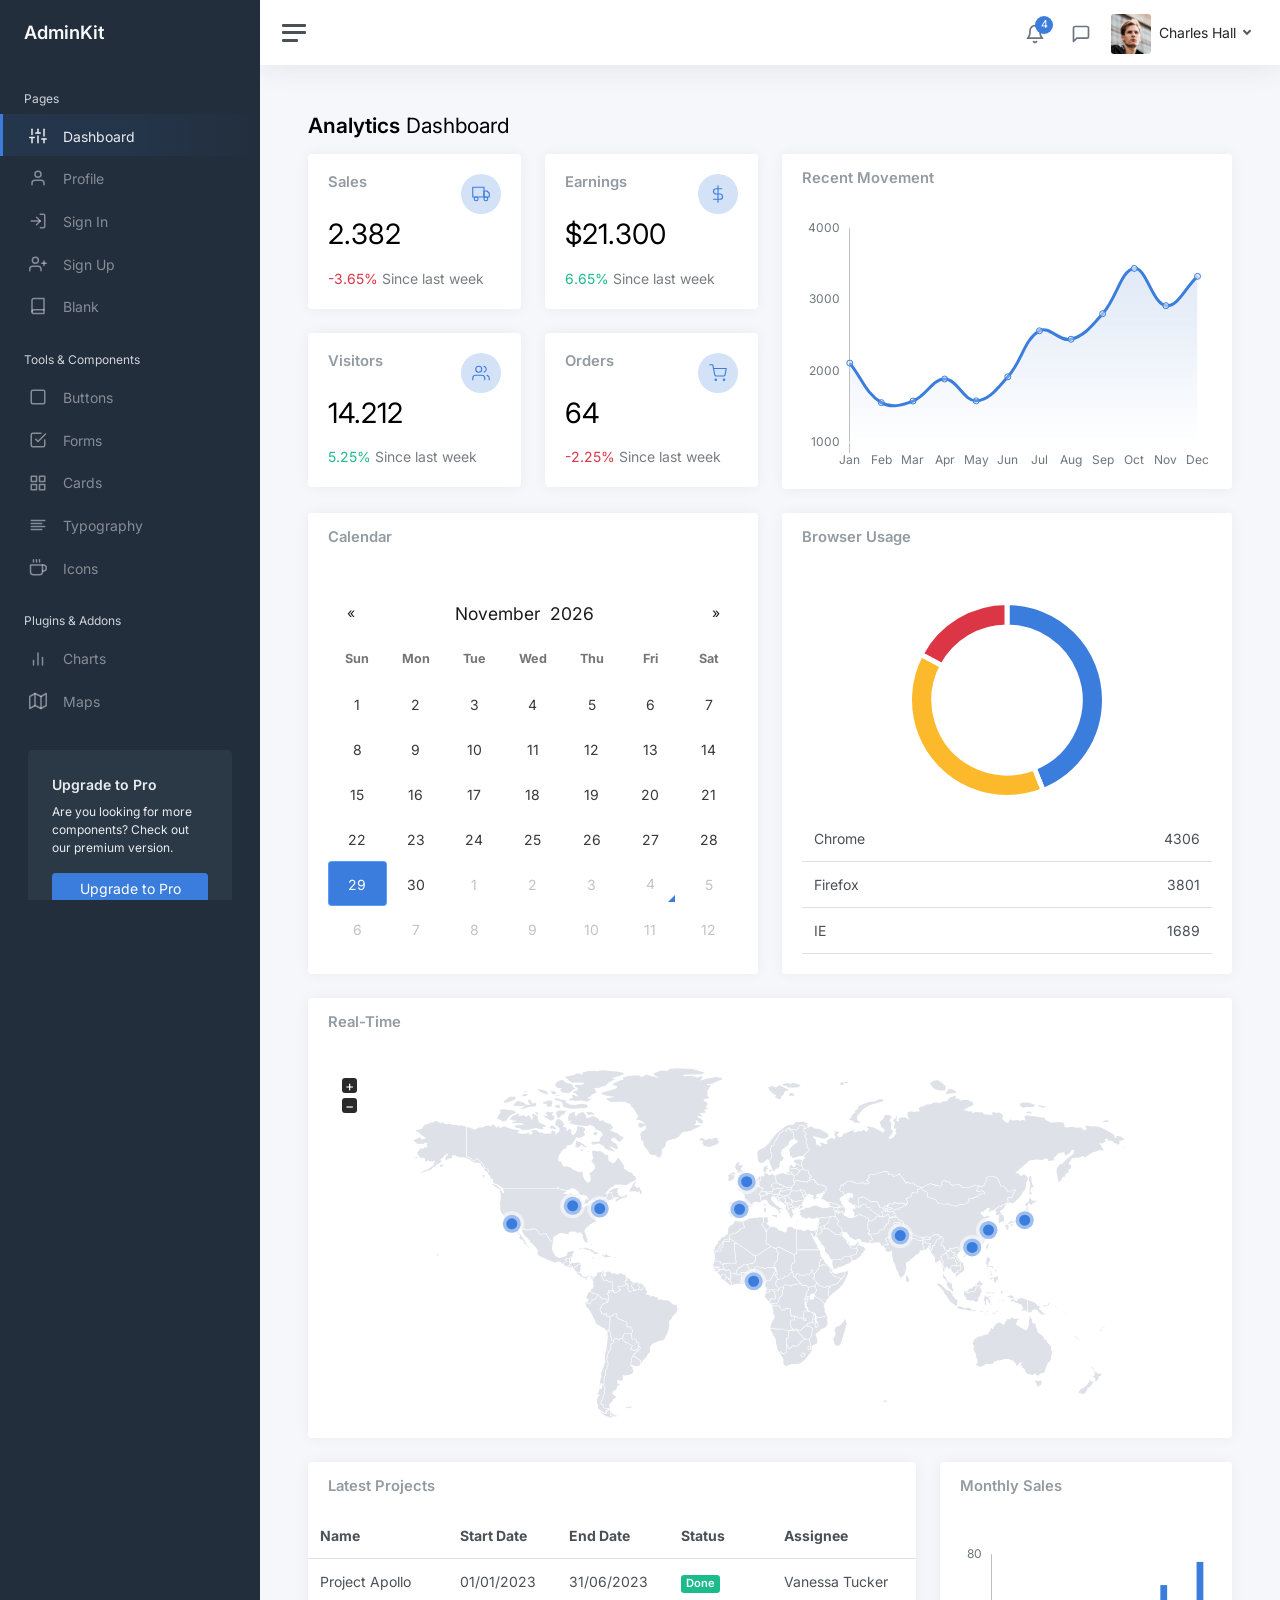
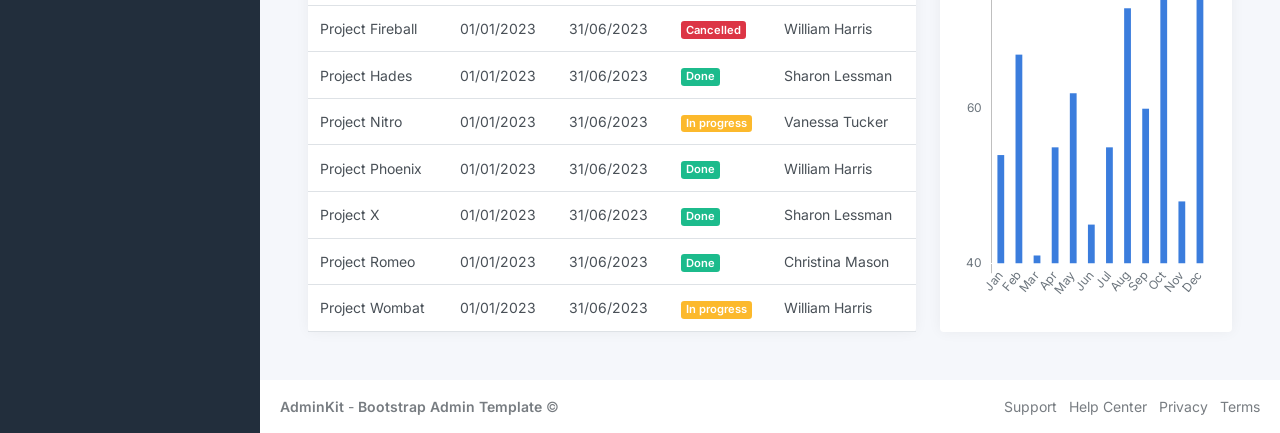
<file: QuanLyBanSach/wwwroot/layoutadmin/index.html>
<!DOCTYPE html>
<html lang="en">

<head>
	<meta charset="utf-8">
	<meta http-equiv="X-UA-Compatible" content="IE=edge">
	<meta name="viewport" content="width=device-width, initial-scale=1, shrink-to-fit=no">
	<meta name="description" content="Responsive Admin &amp; Dashboard Template based on Bootstrap 5">
	<meta name="author" content="AdminKit">
	<meta name="keywords" content="adminkit, bootstrap, bootstrap 5, admin, dashboard, template, responsive, css, sass, html, theme, front-end, ui kit, web">

	<link rel="preconnect" href="https://fonts.gstatic.com">
	<link rel="shortcut icon" href="img/icons/icon-48x48.png" />

	<link rel="canonical" href="https://demo-basic.adminkit.io/" />

	<title>AdminKit Demo - Bootstrap 5 Admin Template</title>

	<link href="css/app.css" rel="stylesheet">
	<link href="https://fonts.googleapis.com/css2?family=Inter:wght@300;400;600&display=swap" rel="stylesheet">
</head>

<body>
	<div class="wrapper">
		<nav id="sidebar" class="sidebar js-sidebar">
			<div class="sidebar-content js-simplebar">
				<a class="sidebar-brand" href="index.html">
          <span class="align-middle">AdminKit</span>
        </a>

				<ul class="sidebar-nav">
					<li class="sidebar-header">
						Pages
					</li>

					<li class="sidebar-item active">
						<a class="sidebar-link" href="index.html">
              <i class="align-middle" data-feather="sliders"></i> <span class="align-middle">Dashboard</span>
            </a>
					</li>

					<li class="sidebar-item">
						<a class="sidebar-link" href="pages-profile.html">
              <i class="align-middle" data-feather="user"></i> <span class="align-middle">Profile</span>
            </a>
					</li>

					<li class="sidebar-item">
						<a class="sidebar-link" href="pages-sign-in.html">
              <i class="align-middle" data-feather="log-in"></i> <span class="align-middle">Sign In</span>
            </a>
					</li>

					<li class="sidebar-item">
						<a class="sidebar-link" href="pages-sign-up.html">
              <i class="align-middle" data-feather="user-plus"></i> <span class="align-middle">Sign Up</span>
            </a>
					</li>

					<li class="sidebar-item">
						<a class="sidebar-link" href="pages-blank.html">
              <i class="align-middle" data-feather="book"></i> <span class="align-middle">Blank</span>
            </a>
					</li>

					<li class="sidebar-header">
						Tools & Components
					</li>

					<li class="sidebar-item">
						<a class="sidebar-link" href="ui-buttons.html">
              <i class="align-middle" data-feather="square"></i> <span class="align-middle">Buttons</span>
            </a>
					</li>

					<li class="sidebar-item">
						<a class="sidebar-link" href="ui-forms.html">
              <i class="align-middle" data-feather="check-square"></i> <span class="align-middle">Forms</span>
            </a>
					</li>

					<li class="sidebar-item">
						<a class="sidebar-link" href="ui-cards.html">
              <i class="align-middle" data-feather="grid"></i> <span class="align-middle">Cards</span>
            </a>
					</li>

					<li class="sidebar-item">
						<a class="sidebar-link" href="ui-typography.html">
              <i class="align-middle" data-feather="align-left"></i> <span class="align-middle">Typography</span>
            </a>
					</li>

					<li class="sidebar-item">
						<a class="sidebar-link" href="icons-feather.html">
              <i class="align-middle" data-feather="coffee"></i> <span class="align-middle">Icons</span>
            </a>
					</li>

					<li class="sidebar-header">
						Plugins & Addons
					</li>

					<li class="sidebar-item">
						<a class="sidebar-link" href="charts-chartjs.html">
              <i class="align-middle" data-feather="bar-chart-2"></i> <span class="align-middle">Charts</span>
            </a>
					</li>

					<li class="sidebar-item">
						<a class="sidebar-link" href="maps-google.html">
              <i class="align-middle" data-feather="map"></i> <span class="align-middle">Maps</span>
            </a>
					</li>
				</ul>

				<div class="sidebar-cta">
					<div class="sidebar-cta-content">
						<strong class="d-inline-block mb-2">Upgrade to Pro</strong>
						<div class="mb-3 text-sm">
							Are you looking for more components? Check out our premium version.
						</div>
						<div class="d-grid">
							<a href="upgrade-to-pro.html" class="btn btn-primary">Upgrade to Pro</a>
						</div>
					</div>
				</div>
			</div>
		</nav>

		<div class="main">
			<nav class="navbar navbar-expand navbar-light navbar-bg">
				<a class="sidebar-toggle js-sidebar-toggle">
          <i class="hamburger align-self-center"></i>
        </a>

				<div class="navbar-collapse collapse">
					<ul class="navbar-nav navbar-align">
						<li class="nav-item dropdown">
							<a class="nav-icon dropdown-toggle" href="#" id="alertsDropdown" data-bs-toggle="dropdown">
								<div class="position-relative">
									<i class="align-middle" data-feather="bell"></i>
									<span class="indicator">4</span>
								</div>
							</a>
							<div class="dropdown-menu dropdown-menu-lg dropdown-menu-end py-0" aria-labelledby="alertsDropdown">
								<div class="dropdown-menu-header">
									4 New Notifications
								</div>
								<div class="list-group">
									<a href="#" class="list-group-item">
										<div class="row g-0 align-items-center">
											<div class="col-2">
												<i class="text-danger" data-feather="alert-circle"></i>
											</div>
											<div class="col-10">
												<div class="text-dark">Update completed</div>
												<div class="text-muted small mt-1">Restart server 12 to complete the update.</div>
												<div class="text-muted small mt-1">30m ago</div>
											</div>
										</div>
									</a>
									<a href="#" class="list-group-item">
										<div class="row g-0 align-items-center">
											<div class="col-2">
												<i class="text-warning" data-feather="bell"></i>
											</div>
											<div class="col-10">
												<div class="text-dark">Lorem ipsum</div>
												<div class="text-muted small mt-1">Aliquam ex eros, imperdiet vulputate hendrerit et.</div>
												<div class="text-muted small mt-1">2h ago</div>
											</div>
										</div>
									</a>
									<a href="#" class="list-group-item">
										<div class="row g-0 align-items-center">
											<div class="col-2">
												<i class="text-primary" data-feather="home"></i>
											</div>
											<div class="col-10">
												<div class="text-dark">Login from 192.186.1.8</div>
												<div class="text-muted small mt-1">5h ago</div>
											</div>
										</div>
									</a>
									<a href="#" class="list-group-item">
										<div class="row g-0 align-items-center">
											<div class="col-2">
												<i class="text-success" data-feather="user-plus"></i>
											</div>
											<div class="col-10">
												<div class="text-dark">New connection</div>
												<div class="text-muted small mt-1">Christina accepted your request.</div>
												<div class="text-muted small mt-1">14h ago</div>
											</div>
										</div>
									</a>
								</div>
								<div class="dropdown-menu-footer">
									<a href="#" class="text-muted">Show all notifications</a>
								</div>
							</div>
						</li>
						<li class="nav-item dropdown">
							<a class="nav-icon dropdown-toggle" href="#" id="messagesDropdown" data-bs-toggle="dropdown">
								<div class="position-relative">
									<i class="align-middle" data-feather="message-square"></i>
								</div>
							</a>
							<div class="dropdown-menu dropdown-menu-lg dropdown-menu-end py-0" aria-labelledby="messagesDropdown">
								<div class="dropdown-menu-header">
									<div class="position-relative">
										4 New Messages
									</div>
								</div>
								<div class="list-group">
									<a href="#" class="list-group-item">
										<div class="row g-0 align-items-center">
											<div class="col-2">
												<img src="img/avatars/avatar-5.jpg" class="avatar img-fluid rounded-circle" alt="Vanessa Tucker">
											</div>
											<div class="col-10 ps-2">
												<div class="text-dark">Vanessa Tucker</div>
												<div class="text-muted small mt-1">Nam pretium turpis et arcu. Duis arcu tortor.</div>
												<div class="text-muted small mt-1">15m ago</div>
											</div>
										</div>
									</a>
									<a href="#" class="list-group-item">
										<div class="row g-0 align-items-center">
											<div class="col-2">
												<img src="img/avatars/avatar-2.jpg" class="avatar img-fluid rounded-circle" alt="William Harris">
											</div>
											<div class="col-10 ps-2">
												<div class="text-dark">William Harris</div>
												<div class="text-muted small mt-1">Curabitur ligula sapien euismod vitae.</div>
												<div class="text-muted small mt-1">2h ago</div>
											</div>
										</div>
									</a>
									<a href="#" class="list-group-item">
										<div class="row g-0 align-items-center">
											<div class="col-2">
												<img src="img/avatars/avatar-4.jpg" class="avatar img-fluid rounded-circle" alt="Christina Mason">
											</div>
											<div class="col-10 ps-2">
												<div class="text-dark">Christina Mason</div>
												<div class="text-muted small mt-1">Pellentesque auctor neque nec urna.</div>
												<div class="text-muted small mt-1">4h ago</div>
											</div>
										</div>
									</a>
									<a href="#" class="list-group-item">
										<div class="row g-0 align-items-center">
											<div class="col-2">
												<img src="img/avatars/avatar-3.jpg" class="avatar img-fluid rounded-circle" alt="Sharon Lessman">
											</div>
											<div class="col-10 ps-2">
												<div class="text-dark">Sharon Lessman</div>
												<div class="text-muted small mt-1">Aenean tellus metus, bibendum sed, posuere ac, mattis non.</div>
												<div class="text-muted small mt-1">5h ago</div>
											</div>
										</div>
									</a>
								</div>
								<div class="dropdown-menu-footer">
									<a href="#" class="text-muted">Show all messages</a>
								</div>
							</div>
						</li>
						<li class="nav-item dropdown">
							<a class="nav-icon dropdown-toggle d-inline-block d-sm-none" href="#" data-bs-toggle="dropdown">
                <i class="align-middle" data-feather="settings"></i>
              </a>

							<a class="nav-link dropdown-toggle d-none d-sm-inline-block" href="#" data-bs-toggle="dropdown">
                <img src="img/avatars/avatar.jpg" class="avatar img-fluid rounded me-1" alt="Charles Hall" /> <span class="text-dark">Charles Hall</span>
              </a>
							<div class="dropdown-menu dropdown-menu-end">
								<a class="dropdown-item" href="pages-profile.html"><i class="align-middle me-1" data-feather="user"></i> Profile</a>
								<a class="dropdown-item" href="#"><i class="align-middle me-1" data-feather="pie-chart"></i> Analytics</a>
								<div class="dropdown-divider"></div>
								<a class="dropdown-item" href="index.html"><i class="align-middle me-1" data-feather="settings"></i> Settings & Privacy</a>
								<a class="dropdown-item" href="#"><i class="align-middle me-1" data-feather="help-circle"></i> Help Center</a>
								<div class="dropdown-divider"></div>
								<a class="dropdown-item" href="#">Log out</a>
							</div>
						</li>
					</ul>
				</div>
			</nav>

			<main class="content">
				<div class="container-fluid p-0">

					<h1 class="h3 mb-3"><strong>Analytics</strong> Dashboard</h1>

					<div class="row">
						<div class="col-xl-6 col-xxl-5 d-flex">
							<div class="w-100">
								<div class="row">
									<div class="col-sm-6">
										<div class="card">
											<div class="card-body">
												<div class="row">
													<div class="col mt-0">
														<h5 class="card-title">Sales</h5>
													</div>

													<div class="col-auto">
														<div class="stat text-primary">
															<i class="align-middle" data-feather="truck"></i>
														</div>
													</div>
												</div>
												<h1 class="mt-1 mb-3">2.382</h1>
												<div class="mb-0">
													<span class="text-danger"> <i class="mdi mdi-arrow-bottom-right"></i> -3.65% </span>
													<span class="text-muted">Since last week</span>
												</div>
											</div>
										</div>
										<div class="card">
											<div class="card-body">
												<div class="row">
													<div class="col mt-0">
														<h5 class="card-title">Visitors</h5>
													</div>

													<div class="col-auto">
														<div class="stat text-primary">
															<i class="align-middle" data-feather="users"></i>
														</div>
													</div>
												</div>
												<h1 class="mt-1 mb-3">14.212</h1>
												<div class="mb-0">
													<span class="text-success"> <i class="mdi mdi-arrow-bottom-right"></i> 5.25% </span>
													<span class="text-muted">Since last week</span>
												</div>
											</div>
										</div>
									</div>
									<div class="col-sm-6">
										<div class="card">
											<div class="card-body">
												<div class="row">
													<div class="col mt-0">
														<h5 class="card-title">Earnings</h5>
													</div>

													<div class="col-auto">
														<div class="stat text-primary">
															<i class="align-middle" data-feather="dollar-sign"></i>
														</div>
													</div>
												</div>
												<h1 class="mt-1 mb-3">$21.300</h1>
												<div class="mb-0">
													<span class="text-success"> <i class="mdi mdi-arrow-bottom-right"></i> 6.65% </span>
													<span class="text-muted">Since last week</span>
												</div>
											</div>
										</div>
										<div class="card">
											<div class="card-body">
												<div class="row">
													<div class="col mt-0">
														<h5 class="card-title">Orders</h5>
													</div>

													<div class="col-auto">
														<div class="stat text-primary">
															<i class="align-middle" data-feather="shopping-cart"></i>
														</div>
													</div>
												</div>
												<h1 class="mt-1 mb-3">64</h1>
												<div class="mb-0">
													<span class="text-danger"> <i class="mdi mdi-arrow-bottom-right"></i> -2.25% </span>
													<span class="text-muted">Since last week</span>
												</div>
											</div>
										</div>
									</div>
								</div>
							</div>
						</div>

						<div class="col-xl-6 col-xxl-7">
							<div class="card flex-fill w-100">
								<div class="card-header">

									<h5 class="card-title mb-0">Recent Movement</h5>
								</div>
								<div class="card-body py-3">
									<div class="chart chart-sm">
										<canvas id="chartjs-dashboard-line"></canvas>
									</div>
								</div>
							</div>
						</div>
					</div>

					<div class="row">
						<div class="col-12 col-md-6 col-xxl-3 d-flex order-2 order-xxl-3">
							<div class="card flex-fill w-100">
								<div class="card-header">

									<h5 class="card-title mb-0">Browser Usage</h5>
								</div>
								<div class="card-body d-flex">
									<div class="align-self-center w-100">
										<div class="py-3">
											<div class="chart chart-xs">
												<canvas id="chartjs-dashboard-pie"></canvas>
											</div>
										</div>

										<table class="table mb-0">
											<tbody>
												<tr>
													<td>Chrome</td>
													<td class="text-end">4306</td>
												</tr>
												<tr>
													<td>Firefox</td>
													<td class="text-end">3801</td>
												</tr>
												<tr>
													<td>IE</td>
													<td class="text-end">1689</td>
												</tr>
											</tbody>
										</table>
									</div>
								</div>
							</div>
						</div>
						<div class="col-12 col-md-12 col-xxl-6 d-flex order-3 order-xxl-2">
							<div class="card flex-fill w-100">
								<div class="card-header">

									<h5 class="card-title mb-0">Real-Time</h5>
								</div>
								<div class="card-body px-4">
									<div id="world_map" style="height:350px;"></div>
								</div>
							</div>
						</div>
						<div class="col-12 col-md-6 col-xxl-3 d-flex order-1 order-xxl-1">
							<div class="card flex-fill">
								<div class="card-header">

									<h5 class="card-title mb-0">Calendar</h5>
								</div>
								<div class="card-body d-flex">
									<div class="align-self-center w-100">
										<div class="chart">
											<div id="datetimepicker-dashboard"></div>
										</div>
									</div>
								</div>
							</div>
						</div>
					</div>

					<div class="row">
						<div class="col-12 col-lg-8 col-xxl-9 d-flex">
							<div class="card flex-fill">
								<div class="card-header">

									<h5 class="card-title mb-0">Latest Projects</h5>
								</div>
								<table class="table table-hover my-0">
									<thead>
										<tr>
											<th>Name</th>
											<th class="d-none d-xl-table-cell">Start Date</th>
											<th class="d-none d-xl-table-cell">End Date</th>
											<th>Status</th>
											<th class="d-none d-md-table-cell">Assignee</th>
										</tr>
									</thead>
									<tbody>
										<tr>
											<td>Project Apollo</td>
											<td class="d-none d-xl-table-cell">01/01/2023</td>
											<td class="d-none d-xl-table-cell">31/06/2023</td>
											<td><span class="badge bg-success">Done</span></td>
											<td class="d-none d-md-table-cell">Vanessa Tucker</td>
										</tr>
										<tr>
											<td>Project Fireball</td>
											<td class="d-none d-xl-table-cell">01/01/2023</td>
											<td class="d-none d-xl-table-cell">31/06/2023</td>
											<td><span class="badge bg-danger">Cancelled</span></td>
											<td class="d-none d-md-table-cell">William Harris</td>
										</tr>
										<tr>
											<td>Project Hades</td>
											<td class="d-none d-xl-table-cell">01/01/2023</td>
											<td class="d-none d-xl-table-cell">31/06/2023</td>
											<td><span class="badge bg-success">Done</span></td>
											<td class="d-none d-md-table-cell">Sharon Lessman</td>
										</tr>
										<tr>
											<td>Project Nitro</td>
											<td class="d-none d-xl-table-cell">01/01/2023</td>
											<td class="d-none d-xl-table-cell">31/06/2023</td>
											<td><span class="badge bg-warning">In progress</span></td>
											<td class="d-none d-md-table-cell">Vanessa Tucker</td>
										</tr>
										<tr>
											<td>Project Phoenix</td>
											<td class="d-none d-xl-table-cell">01/01/2023</td>
											<td class="d-none d-xl-table-cell">31/06/2023</td>
											<td><span class="badge bg-success">Done</span></td>
											<td class="d-none d-md-table-cell">William Harris</td>
										</tr>
										<tr>
											<td>Project X</td>
											<td class="d-none d-xl-table-cell">01/01/2023</td>
											<td class="d-none d-xl-table-cell">31/06/2023</td>
											<td><span class="badge bg-success">Done</span></td>
											<td class="d-none d-md-table-cell">Sharon Lessman</td>
										</tr>
										<tr>
											<td>Project Romeo</td>
											<td class="d-none d-xl-table-cell">01/01/2023</td>
											<td class="d-none d-xl-table-cell">31/06/2023</td>
											<td><span class="badge bg-success">Done</span></td>
											<td class="d-none d-md-table-cell">Christina Mason</td>
										</tr>
										<tr>
											<td>Project Wombat</td>
											<td class="d-none d-xl-table-cell">01/01/2023</td>
											<td class="d-none d-xl-table-cell">31/06/2023</td>
											<td><span class="badge bg-warning">In progress</span></td>
											<td class="d-none d-md-table-cell">William Harris</td>
										</tr>
									</tbody>
								</table>
							</div>
						</div>
						<div class="col-12 col-lg-4 col-xxl-3 d-flex">
							<div class="card flex-fill w-100">
								<div class="card-header">

									<h5 class="card-title mb-0">Monthly Sales</h5>
								</div>
								<div class="card-body d-flex w-100">
									<div class="align-self-center chart chart-lg">
										<canvas id="chartjs-dashboard-bar"></canvas>
									</div>
								</div>
							</div>
						</div>
					</div>

				</div>
			</main>

			<footer class="footer">
				<div class="container-fluid">
					<div class="row text-muted">
						<div class="col-6 text-start">
							<p class="mb-0">
								<a class="text-muted" href="https://adminkit.io/" target="_blank"><strong>AdminKit</strong></a> - <a class="text-muted" href="https://adminkit.io/" target="_blank"><strong>Bootstrap Admin Template</strong></a>								&copy;
							</p>
						</div>
						<div class="col-6 text-end">
							<ul class="list-inline">
								<li class="list-inline-item">
									<a class="text-muted" href="https://adminkit.io/" target="_blank">Support</a>
								</li>
								<li class="list-inline-item">
									<a class="text-muted" href="https://adminkit.io/" target="_blank">Help Center</a>
								</li>
								<li class="list-inline-item">
									<a class="text-muted" href="https://adminkit.io/" target="_blank">Privacy</a>
								</li>
								<li class="list-inline-item">
									<a class="text-muted" href="https://adminkit.io/" target="_blank">Terms</a>
								</li>
							</ul>
						</div>
					</div>
				</div>
			</footer>
		</div>
	</div>

	<script src="js/app.js"></script>

	<script>
		document.addEventListener("DOMContentLoaded", function() {
			var ctx = document.getElementById("chartjs-dashboard-line").getContext("2d");
			var gradient = ctx.createLinearGradient(0, 0, 0, 225);
			gradient.addColorStop(0, "rgba(215, 227, 244, 1)");
			gradient.addColorStop(1, "rgba(215, 227, 244, 0)");
			// Line chart
			new Chart(document.getElementById("chartjs-dashboard-line"), {
				type: "line",
				data: {
					labels: ["Jan", "Feb", "Mar", "Apr", "May", "Jun", "Jul", "Aug", "Sep", "Oct", "Nov", "Dec"],
					datasets: [{
						label: "Sales ($)",
						fill: true,
						backgroundColor: gradient,
						borderColor: window.theme.primary,
						data: [
							2115,
							1562,
							1584,
							1892,
							1587,
							1923,
							2566,
							2448,
							2805,
							3438,
							2917,
							3327
						]
					}]
				},
				options: {
					maintainAspectRatio: false,
					legend: {
						display: false
					},
					tooltips: {
						intersect: false
					},
					hover: {
						intersect: true
					},
					plugins: {
						filler: {
							propagate: false
						}
					},
					scales: {
						xAxes: [{
							reverse: true,
							gridLines: {
								color: "rgba(0,0,0,0.0)"
							}
						}],
						yAxes: [{
							ticks: {
								stepSize: 1000
							},
							display: true,
							borderDash: [3, 3],
							gridLines: {
								color: "rgba(0,0,0,0.0)"
							}
						}]
					}
				}
			});
		});
	</script>
	<script>
		document.addEventListener("DOMContentLoaded", function() {
			// Pie chart
			new Chart(document.getElementById("chartjs-dashboard-pie"), {
				type: "pie",
				data: {
					labels: ["Chrome", "Firefox", "IE"],
					datasets: [{
						data: [4306, 3801, 1689],
						backgroundColor: [
							window.theme.primary,
							window.theme.warning,
							window.theme.danger
						],
						borderWidth: 5
					}]
				},
				options: {
					responsive: !window.MSInputMethodContext,
					maintainAspectRatio: false,
					legend: {
						display: false
					},
					cutoutPercentage: 75
				}
			});
		});
	</script>
	<script>
		document.addEventListener("DOMContentLoaded", function() {
			// Bar chart
			new Chart(document.getElementById("chartjs-dashboard-bar"), {
				type: "bar",
				data: {
					labels: ["Jan", "Feb", "Mar", "Apr", "May", "Jun", "Jul", "Aug", "Sep", "Oct", "Nov", "Dec"],
					datasets: [{
						label: "This year",
						backgroundColor: window.theme.primary,
						borderColor: window.theme.primary,
						hoverBackgroundColor: window.theme.primary,
						hoverBorderColor: window.theme.primary,
						data: [54, 67, 41, 55, 62, 45, 55, 73, 60, 76, 48, 79],
						barPercentage: .75,
						categoryPercentage: .5
					}]
				},
				options: {
					maintainAspectRatio: false,
					legend: {
						display: false
					},
					scales: {
						yAxes: [{
							gridLines: {
								display: false
							},
							stacked: false,
							ticks: {
								stepSize: 20
							}
						}],
						xAxes: [{
							stacked: false,
							gridLines: {
								color: "transparent"
							}
						}]
					}
				}
			});
		});
	</script>
	<script>
		document.addEventListener("DOMContentLoaded", function() {
			var markers = [{
					coords: [31.230391, 121.473701],
					name: "Shanghai"
				},
				{
					coords: [28.704060, 77.102493],
					name: "Delhi"
				},
				{
					coords: [6.524379, 3.379206],
					name: "Lagos"
				},
				{
					coords: [35.689487, 139.691711],
					name: "Tokyo"
				},
				{
					coords: [23.129110, 113.264381],
					name: "Guangzhou"
				},
				{
					coords: [40.7127837, -74.0059413],
					name: "New York"
				},
				{
					coords: [34.052235, -118.243683],
					name: "Los Angeles"
				},
				{
					coords: [41.878113, -87.629799],
					name: "Chicago"
				},
				{
					coords: [51.507351, -0.127758],
					name: "London"
				},
				{
					coords: [40.416775, -3.703790],
					name: "Madrid "
				}
			];
			var map = new jsVectorMap({
				map: "world",
				selector: "#world_map",
				zoomButtons: true,
				markers: markers,
				markerStyle: {
					initial: {
						r: 9,
						strokeWidth: 7,
						stokeOpacity: .4,
						fill: window.theme.primary
					},
					hover: {
						fill: window.theme.primary,
						stroke: window.theme.primary
					}
				},
				zoomOnScroll: false
			});
			window.addEventListener("resize", () => {
				map.updateSize();
			});
		});
	</script>
	<script>
		document.addEventListener("DOMContentLoaded", function() {
			var date = new Date(Date.now() - 5 * 24 * 60 * 60 * 1000);
			var defaultDate = date.getUTCFullYear() + "-" + (date.getUTCMonth() + 1) + "-" + date.getUTCDate();
			document.getElementById("datetimepicker-dashboard").flatpickr({
				inline: true,
				prevArrow: "<span title=\"Previous month\">&laquo;</span>",
				nextArrow: "<span title=\"Next month\">&raquo;</span>",
				defaultDate: defaultDate
			});
		});
	</script>

</body>

</html>
</file>
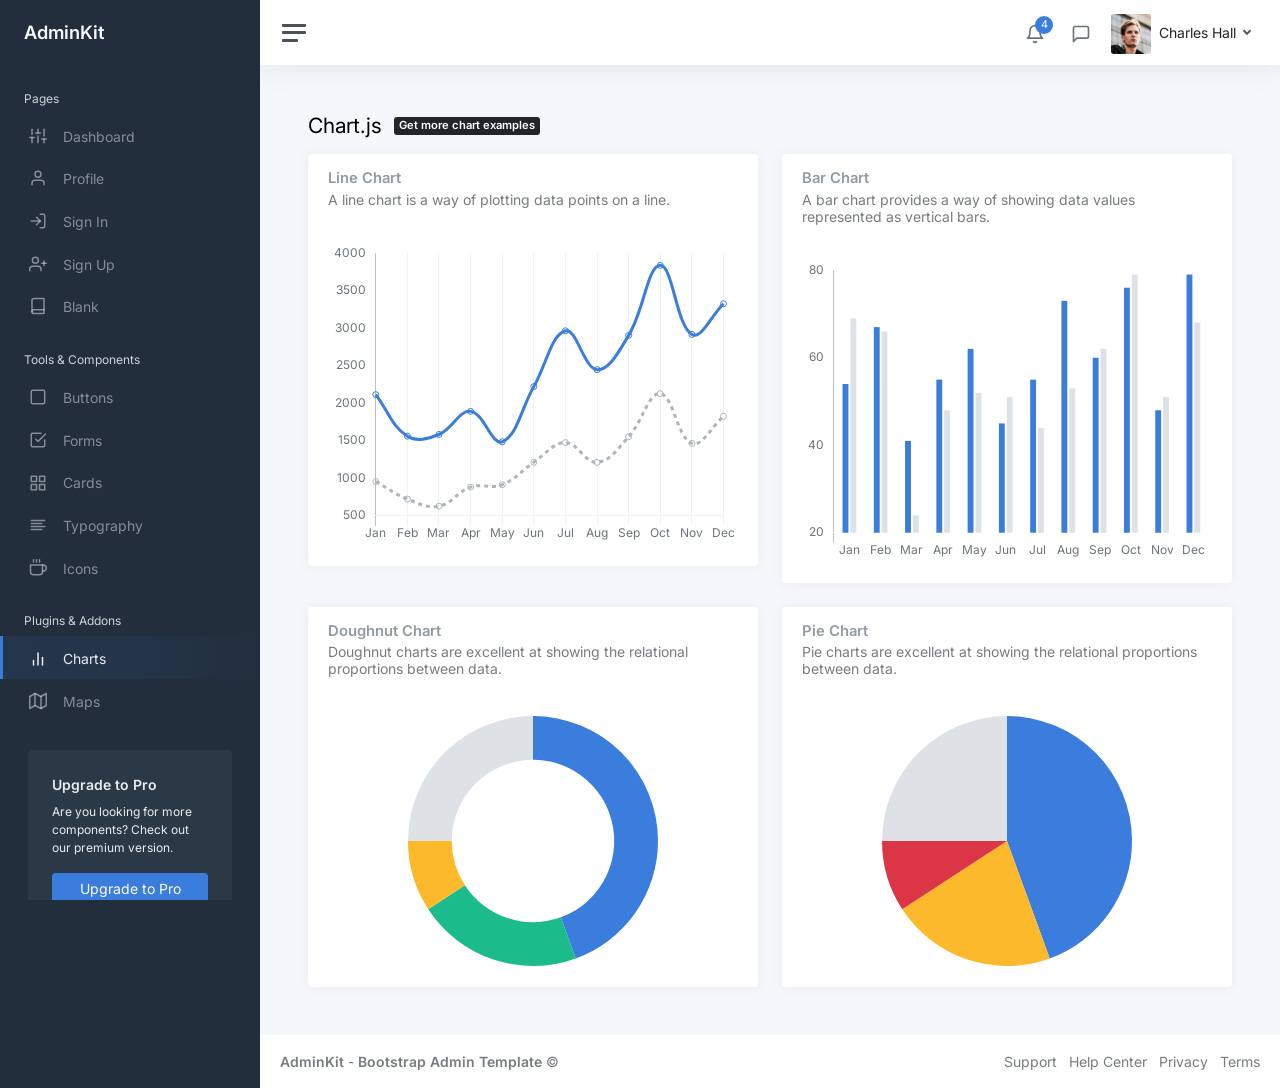
<file: QuanLyBanSach/wwwroot/layoutadmin/charts-chartjs.html>
<!DOCTYPE html>
<html lang="en">

<head>
	<meta charset="utf-8">
	<meta http-equiv="X-UA-Compatible" content="IE=edge">
	<meta name="viewport" content="width=device-width, initial-scale=1, shrink-to-fit=no">
	<meta name="description" content="Responsive Admin &amp; Dashboard Template based on Bootstrap 5">
	<meta name="author" content="AdminKit">
	<meta name="keywords" content="adminkit, bootstrap, bootstrap 5, admin, dashboard, template, responsive, css, sass, html, theme, front-end, ui kit, web">

	<link rel="preconnect" href="https://fonts.gstatic.com">
	<link rel="shortcut icon" href="img/icons/icon-48x48.png" />

	<link rel="canonical" href="https://demo-basic.adminkit.io/charts-chartjs.html" />

	<title>Chart.js | AdminKit Demo</title>

	<link href="css/app.css" rel="stylesheet">
	<link href="https://fonts.googleapis.com/css2?family=Inter:wght@300;400;600&display=swap" rel="stylesheet">
</head>

<body>
	<div class="wrapper">
		<nav id="sidebar" class="sidebar js-sidebar">
			<div class="sidebar-content js-simplebar">
				<a class="sidebar-brand" href="index.html">
          <span class="align-middle">AdminKit</span>
        </a>

				<ul class="sidebar-nav">
					<li class="sidebar-header">
						Pages
					</li>

					<li class="sidebar-item">
						<a class="sidebar-link" href="index.html">
              <i class="align-middle" data-feather="sliders"></i> <span class="align-middle">Dashboard</span>
            </a>
					</li>

					<li class="sidebar-item">
						<a class="sidebar-link" href="pages-profile.html">
              <i class="align-middle" data-feather="user"></i> <span class="align-middle">Profile</span>
            </a>
					</li>

					<li class="sidebar-item">
						<a class="sidebar-link" href="pages-sign-in.html">
              <i class="align-middle" data-feather="log-in"></i> <span class="align-middle">Sign In</span>
            </a>
					</li>

					<li class="sidebar-item">
						<a class="sidebar-link" href="pages-sign-up.html">
              <i class="align-middle" data-feather="user-plus"></i> <span class="align-middle">Sign Up</span>
            </a>
					</li>

					<li class="sidebar-item">
						<a class="sidebar-link" href="pages-blank.html">
              <i class="align-middle" data-feather="book"></i> <span class="align-middle">Blank</span>
            </a>
					</li>

					<li class="sidebar-header">
						Tools & Components
					</li>

					<li class="sidebar-item">
						<a class="sidebar-link" href="ui-buttons.html">
              <i class="align-middle" data-feather="square"></i> <span class="align-middle">Buttons</span>
            </a>
					</li>

					<li class="sidebar-item">
						<a class="sidebar-link" href="ui-forms.html">
              <i class="align-middle" data-feather="check-square"></i> <span class="align-middle">Forms</span>
            </a>
					</li>

					<li class="sidebar-item">
						<a class="sidebar-link" href="ui-cards.html">
              <i class="align-middle" data-feather="grid"></i> <span class="align-middle">Cards</span>
            </a>
					</li>

					<li class="sidebar-item">
						<a class="sidebar-link" href="ui-typography.html">
              <i class="align-middle" data-feather="align-left"></i> <span class="align-middle">Typography</span>
            </a>
					</li>

					<li class="sidebar-item">
						<a class="sidebar-link" href="icons-feather.html">
              <i class="align-middle" data-feather="coffee"></i> <span class="align-middle">Icons</span>
            </a>
					</li>

					<li class="sidebar-header">
						Plugins & Addons
					</li>

					<li class="sidebar-item active">
						<a class="sidebar-link" href="charts-chartjs.html">
              <i class="align-middle" data-feather="bar-chart-2"></i> <span class="align-middle">Charts</span>
            </a>
					</li>

					<li class="sidebar-item">
						<a class="sidebar-link" href="maps-google.html">
              <i class="align-middle" data-feather="map"></i> <span class="align-middle">Maps</span>
            </a>
					</li>
				</ul>

				<div class="sidebar-cta">
					<div class="sidebar-cta-content">
						<strong class="d-inline-block mb-2">Upgrade to Pro</strong>
						<div class="mb-3 text-sm">
							Are you looking for more components? Check out our premium version.
						</div>
						<div class="d-grid">
							<a href="upgrade-to-pro.html" class="btn btn-primary">Upgrade to Pro</a>
						</div>
					</div>
				</div>
			</div>
		</nav>

		<div class="main">
			<nav class="navbar navbar-expand navbar-light navbar-bg">
				<a class="sidebar-toggle js-sidebar-toggle">
          <i class="hamburger align-self-center"></i>
        </a>

				<div class="navbar-collapse collapse">
					<ul class="navbar-nav navbar-align">
						<li class="nav-item dropdown">
							<a class="nav-icon dropdown-toggle" href="#" id="alertsDropdown" data-bs-toggle="dropdown">
								<div class="position-relative">
									<i class="align-middle" data-feather="bell"></i>
									<span class="indicator">4</span>
								</div>
							</a>
							<div class="dropdown-menu dropdown-menu-lg dropdown-menu-end py-0" aria-labelledby="alertsDropdown">
								<div class="dropdown-menu-header">
									4 New Notifications
								</div>
								<div class="list-group">
									<a href="#" class="list-group-item">
										<div class="row g-0 align-items-center">
											<div class="col-2">
												<i class="text-danger" data-feather="alert-circle"></i>
											</div>
											<div class="col-10">
												<div class="text-dark">Update completed</div>
												<div class="text-muted small mt-1">Restart server 12 to complete the update.</div>
												<div class="text-muted small mt-1">30m ago</div>
											</div>
										</div>
									</a>
									<a href="#" class="list-group-item">
										<div class="row g-0 align-items-center">
											<div class="col-2">
												<i class="text-warning" data-feather="bell"></i>
											</div>
											<div class="col-10">
												<div class="text-dark">Lorem ipsum</div>
												<div class="text-muted small mt-1">Aliquam ex eros, imperdiet vulputate hendrerit et.</div>
												<div class="text-muted small mt-1">2h ago</div>
											</div>
										</div>
									</a>
									<a href="#" class="list-group-item">
										<div class="row g-0 align-items-center">
											<div class="col-2">
												<i class="text-primary" data-feather="home"></i>
											</div>
											<div class="col-10">
												<div class="text-dark">Login from 192.186.1.8</div>
												<div class="text-muted small mt-1">5h ago</div>
											</div>
										</div>
									</a>
									<a href="#" class="list-group-item">
										<div class="row g-0 align-items-center">
											<div class="col-2">
												<i class="text-success" data-feather="user-plus"></i>
											</div>
											<div class="col-10">
												<div class="text-dark">New connection</div>
												<div class="text-muted small mt-1">Christina accepted your request.</div>
												<div class="text-muted small mt-1">14h ago</div>
											</div>
										</div>
									</a>
								</div>
								<div class="dropdown-menu-footer">
									<a href="#" class="text-muted">Show all notifications</a>
								</div>
							</div>
						</li>
						<li class="nav-item dropdown">
							<a class="nav-icon dropdown-toggle" href="#" id="messagesDropdown" data-bs-toggle="dropdown">
								<div class="position-relative">
									<i class="align-middle" data-feather="message-square"></i>
								</div>
							</a>
							<div class="dropdown-menu dropdown-menu-lg dropdown-menu-end py-0" aria-labelledby="messagesDropdown">
								<div class="dropdown-menu-header">
									<div class="position-relative">
										4 New Messages
									</div>
								</div>
								<div class="list-group">
									<a href="#" class="list-group-item">
										<div class="row g-0 align-items-center">
											<div class="col-2">
												<img src="img/avatars/avatar-5.jpg" class="avatar img-fluid rounded-circle" alt="Vanessa Tucker">
											</div>
											<div class="col-10 ps-2">
												<div class="text-dark">Vanessa Tucker</div>
												<div class="text-muted small mt-1">Nam pretium turpis et arcu. Duis arcu tortor.</div>
												<div class="text-muted small mt-1">15m ago</div>
											</div>
										</div>
									</a>
									<a href="#" class="list-group-item">
										<div class="row g-0 align-items-center">
											<div class="col-2">
												<img src="img/avatars/avatar-2.jpg" class="avatar img-fluid rounded-circle" alt="William Harris">
											</div>
											<div class="col-10 ps-2">
												<div class="text-dark">William Harris</div>
												<div class="text-muted small mt-1">Curabitur ligula sapien euismod vitae.</div>
												<div class="text-muted small mt-1">2h ago</div>
											</div>
										</div>
									</a>
									<a href="#" class="list-group-item">
										<div class="row g-0 align-items-center">
											<div class="col-2">
												<img src="img/avatars/avatar-4.jpg" class="avatar img-fluid rounded-circle" alt="Christina Mason">
											</div>
											<div class="col-10 ps-2">
												<div class="text-dark">Christina Mason</div>
												<div class="text-muted small mt-1">Pellentesque auctor neque nec urna.</div>
												<div class="text-muted small mt-1">4h ago</div>
											</div>
										</div>
									</a>
									<a href="#" class="list-group-item">
										<div class="row g-0 align-items-center">
											<div class="col-2">
												<img src="img/avatars/avatar-3.jpg" class="avatar img-fluid rounded-circle" alt="Sharon Lessman">
											</div>
											<div class="col-10 ps-2">
												<div class="text-dark">Sharon Lessman</div>
												<div class="text-muted small mt-1">Aenean tellus metus, bibendum sed, posuere ac, mattis non.</div>
												<div class="text-muted small mt-1">5h ago</div>
											</div>
										</div>
									</a>
								</div>
								<div class="dropdown-menu-footer">
									<a href="#" class="text-muted">Show all messages</a>
								</div>
							</div>
						</li>
						<li class="nav-item dropdown">
							<a class="nav-icon dropdown-toggle d-inline-block d-sm-none" href="#" data-bs-toggle="dropdown">
                <i class="align-middle" data-feather="settings"></i>
              </a>

							<a class="nav-link dropdown-toggle d-none d-sm-inline-block" href="#" data-bs-toggle="dropdown">
                <img src="img/avatars/avatar.jpg" class="avatar img-fluid rounded me-1" alt="Charles Hall" /> <span class="text-dark">Charles Hall</span>
              </a>
							<div class="dropdown-menu dropdown-menu-end">
								<a class="dropdown-item" href="pages-profile.html"><i class="align-middle me-1" data-feather="user"></i> Profile</a>
								<a class="dropdown-item" href="#"><i class="align-middle me-1" data-feather="pie-chart"></i> Analytics</a>
								<div class="dropdown-divider"></div>
								<a class="dropdown-item" href="index.html"><i class="align-middle me-1" data-feather="settings"></i> Settings & Privacy</a>
								<a class="dropdown-item" href="#"><i class="align-middle me-1" data-feather="help-circle"></i> Help Center</a>
								<div class="dropdown-divider"></div>
								<a class="dropdown-item" href="#">Log out</a>
							</div>
						</li>
					</ul>
				</div>
			</nav>

			<main class="content">
				<div class="container-fluid p-0">

					<div class="mb-3">
						<h1 class="h3 d-inline align-middle">Chart.js</h1>
						<a class="badge bg-dark text-white ms-2" href="upgrade-to-pro.html">
      Get more chart examples
  </a>
					</div>
					<div class="row">
						<div class="col-12 col-lg-6">
							<div class="card flex-fill w-100">
								<div class="card-header">
									<h5 class="card-title">Line Chart</h5>
									<h6 class="card-subtitle text-muted">A line chart is a way of plotting data points on a line.</h6>
								</div>
								<div class="card-body">
									<div class="chart">
										<canvas id="chartjs-line"></canvas>
									</div>
								</div>
							</div>
						</div>

						<div class="col-12 col-lg-6">
							<div class="card">
								<div class="card-header">
									<h5 class="card-title">Bar Chart</h5>
									<h6 class="card-subtitle text-muted">A bar chart provides a way of showing data values represented as vertical bars.</h6>
								</div>
								<div class="card-body">
									<div class="chart">
										<canvas id="chartjs-bar"></canvas>
									</div>
								</div>
							</div>
						</div>

						<div class="col-12 col-lg-6">
							<div class="card">
								<div class="card-header">
									<h5 class="card-title">Doughnut Chart</h5>
									<h6 class="card-subtitle text-muted">Doughnut charts are excellent at showing the relational proportions between data.</h6>
								</div>
								<div class="card-body">
									<div class="chart chart-sm">
										<canvas id="chartjs-doughnut"></canvas>
									</div>
								</div>
							</div>
						</div>

						<div class="col-12 col-lg-6">
							<div class="card">
								<div class="card-header">
									<h5 class="card-title">Pie Chart</h5>
									<h6 class="card-subtitle text-muted">Pie charts are excellent at showing the relational proportions between data.</h6>
								</div>
								<div class="card-body">
									<div class="chart chart-sm">
										<canvas id="chartjs-pie"></canvas>
									</div>
								</div>
							</div>
						</div>
					</div>

				</div>
			</main>

			<footer class="footer">
				<div class="container-fluid">
					<div class="row text-muted">
						<div class="col-6 text-start">
							<p class="mb-0">
								<a class="text-muted" href="https://adminkit.io/" target="_blank"><strong>AdminKit</strong></a> - <a class="text-muted" href="https://adminkit.io/" target="_blank"><strong>Bootstrap Admin Template</strong></a>								&copy;
							</p>
						</div>
						<div class="col-6 text-end">
							<ul class="list-inline">
								<li class="list-inline-item">
									<a class="text-muted" href="https://adminkit.io/" target="_blank">Support</a>
								</li>
								<li class="list-inline-item">
									<a class="text-muted" href="https://adminkit.io/" target="_blank">Help Center</a>
								</li>
								<li class="list-inline-item">
									<a class="text-muted" href="https://adminkit.io/" target="_blank">Privacy</a>
								</li>
								<li class="list-inline-item">
									<a class="text-muted" href="https://adminkit.io/" target="_blank">Terms</a>
								</li>
							</ul>
						</div>
					</div>
				</div>
			</footer>
		</div>
	</div>

	<script src="js/app.js"></script>

	<script>
		document.addEventListener("DOMContentLoaded", function() {
			// Line chart
			new Chart(document.getElementById("chartjs-line"), {
				type: "line",
				data: {
					labels: ["Jan", "Feb", "Mar", "Apr", "May", "Jun", "Jul", "Aug", "Sep", "Oct", "Nov", "Dec"],
					datasets: [{
						label: "Sales ($)",
						fill: true,
						backgroundColor: "transparent",
						borderColor: window.theme.primary,
						data: [2115, 1562, 1584, 1892, 1487, 2223, 2966, 2448, 2905, 3838, 2917, 3327]
					}, {
						label: "Orders",
						fill: true,
						backgroundColor: "transparent",
						borderColor: "#adb5bd",
						borderDash: [4, 4],
						data: [958, 724, 629, 883, 915, 1214, 1476, 1212, 1554, 2128, 1466, 1827]
					}]
				},
				options: {
					maintainAspectRatio: false,
					legend: {
						display: false
					},
					tooltips: {
						intersect: false
					},
					hover: {
						intersect: true
					},
					plugins: {
						filler: {
							propagate: false
						}
					},
					scales: {
						xAxes: [{
							reverse: true,
							gridLines: {
								color: "rgba(0,0,0,0.05)"
							}
						}],
						yAxes: [{
							ticks: {
								stepSize: 500
							},
							display: true,
							borderDash: [5, 5],
							gridLines: {
								color: "rgba(0,0,0,0)",
								fontColor: "#fff"
							}
						}]
					}
				}
			});
		});
	</script>
	<script>
		document.addEventListener("DOMContentLoaded", function() {
			// Bar chart
			new Chart(document.getElementById("chartjs-bar"), {
				type: "bar",
				data: {
					labels: ["Jan", "Feb", "Mar", "Apr", "May", "Jun", "Jul", "Aug", "Sep", "Oct", "Nov", "Dec"],
					datasets: [{
						label: "Last year",
						backgroundColor: window.theme.primary,
						borderColor: window.theme.primary,
						hoverBackgroundColor: window.theme.primary,
						hoverBorderColor: window.theme.primary,
						data: [54, 67, 41, 55, 62, 45, 55, 73, 60, 76, 48, 79],
						barPercentage: .75,
						categoryPercentage: .5
					}, {
						label: "This year",
						backgroundColor: "#dee2e6",
						borderColor: "#dee2e6",
						hoverBackgroundColor: "#dee2e6",
						hoverBorderColor: "#dee2e6",
						data: [69, 66, 24, 48, 52, 51, 44, 53, 62, 79, 51, 68],
						barPercentage: .75,
						categoryPercentage: .5
					}]
				},
				options: {
					maintainAspectRatio: false,
					legend: {
						display: false
					},
					scales: {
						yAxes: [{
							gridLines: {
								display: false
							},
							stacked: false,
							ticks: {
								stepSize: 20
							}
						}],
						xAxes: [{
							stacked: false,
							gridLines: {
								color: "transparent"
							}
						}]
					}
				}
			});
		});
	</script>
	<script>
		document.addEventListener("DOMContentLoaded", function() {
			// Doughnut chart
			new Chart(document.getElementById("chartjs-doughnut"), {
				type: "doughnut",
				data: {
					labels: ["Social", "Search Engines", "Direct", "Other"],
					datasets: [{
						data: [260, 125, 54, 146],
						backgroundColor: [
							window.theme.primary,
							window.theme.success,
							window.theme.warning,
							"#dee2e6"
						],
						borderColor: "transparent"
					}]
				},
				options: {
					maintainAspectRatio: false,
					cutoutPercentage: 65,
					legend: {
						display: false
					}
				}
			});
		});
	</script>
	<script>
		document.addEventListener("DOMContentLoaded", function() {
			// Pie chart
			new Chart(document.getElementById("chartjs-pie"), {
				type: "pie",
				data: {
					labels: ["Social", "Search Engines", "Direct", "Other"],
					datasets: [{
						data: [260, 125, 54, 146],
						backgroundColor: [
							window.theme.primary,
							window.theme.warning,
							window.theme.danger,
							"#dee2e6"
						],
						borderColor: "transparent"
					}]
				},
				options: {
					maintainAspectRatio: false,
					legend: {
						display: false
					}
				}
			});
		});
	</script>
	<script>
		document.addEventListener("DOMContentLoaded", function() {
			// Radar chart
			new Chart(document.getElementById("chartjs-radar"), {
				type: "radar",
				data: {
					labels: ["Speed", "Reliability", "Comfort", "Safety", "Efficiency"],
					datasets: [{
						label: "Model X",
						backgroundColor: "rgba(0, 123, 255, 0.2)",
						borderColor: window.theme.primary,
						pointBackgroundColor: window.theme.primary,
						pointBorderColor: "#fff",
						pointHoverBackgroundColor: "#fff",
						pointHoverBorderColor: window.theme.primary,
						data: [70, 53, 82, 60, 33]
					}, {
						label: "Model S",
						backgroundColor: "rgba(220, 53, 69, 0.2)",
						borderColor: window.theme.danger,
						pointBackgroundColor: window.theme.danger,
						pointBorderColor: "#fff",
						pointHoverBackgroundColor: "#fff",
						pointHoverBorderColor: window.theme.danger,
						data: [35, 38, 65, 85, 84]
					}]
				},
				options: {
					maintainAspectRatio: false
				}
			});
		});
	</script>
	<script>
		document.addEventListener("DOMContentLoaded", function() {
			// Polar Area chart
			new Chart(document.getElementById("chartjs-polar-area"), {
				type: "polarArea",
				data: {
					labels: ["Speed", "Reliability", "Comfort", "Safety", "Efficiency"],
					datasets: [{
						label: "Model S",
						data: [35, 38, 65, 70, 24],
						backgroundColor: [
							window.theme.primary,
							window.theme.success,
							window.theme.danger,
							window.theme.warning,
							window.theme.info
						]
					}]
				},
				options: {
					maintainAspectRatio: false
				}
			});
		});
	</script>

</body>

</html>
</file>
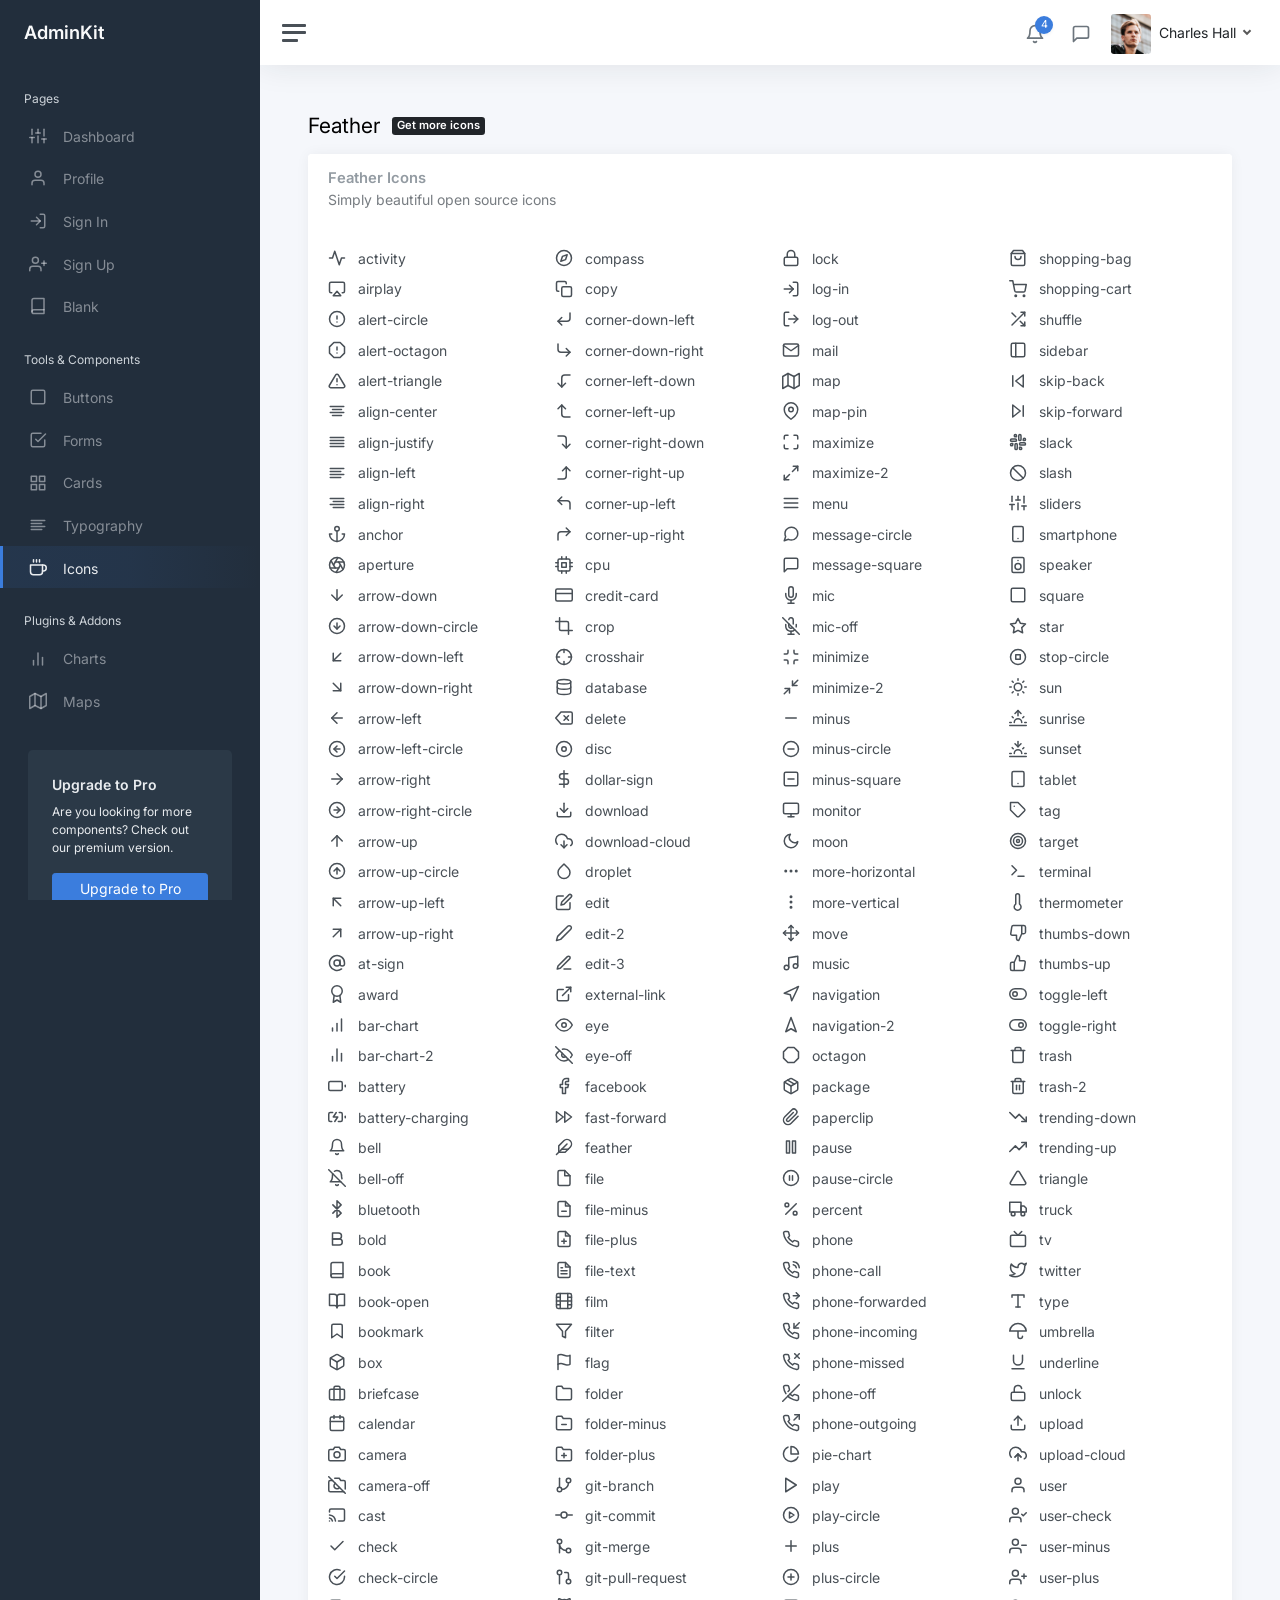
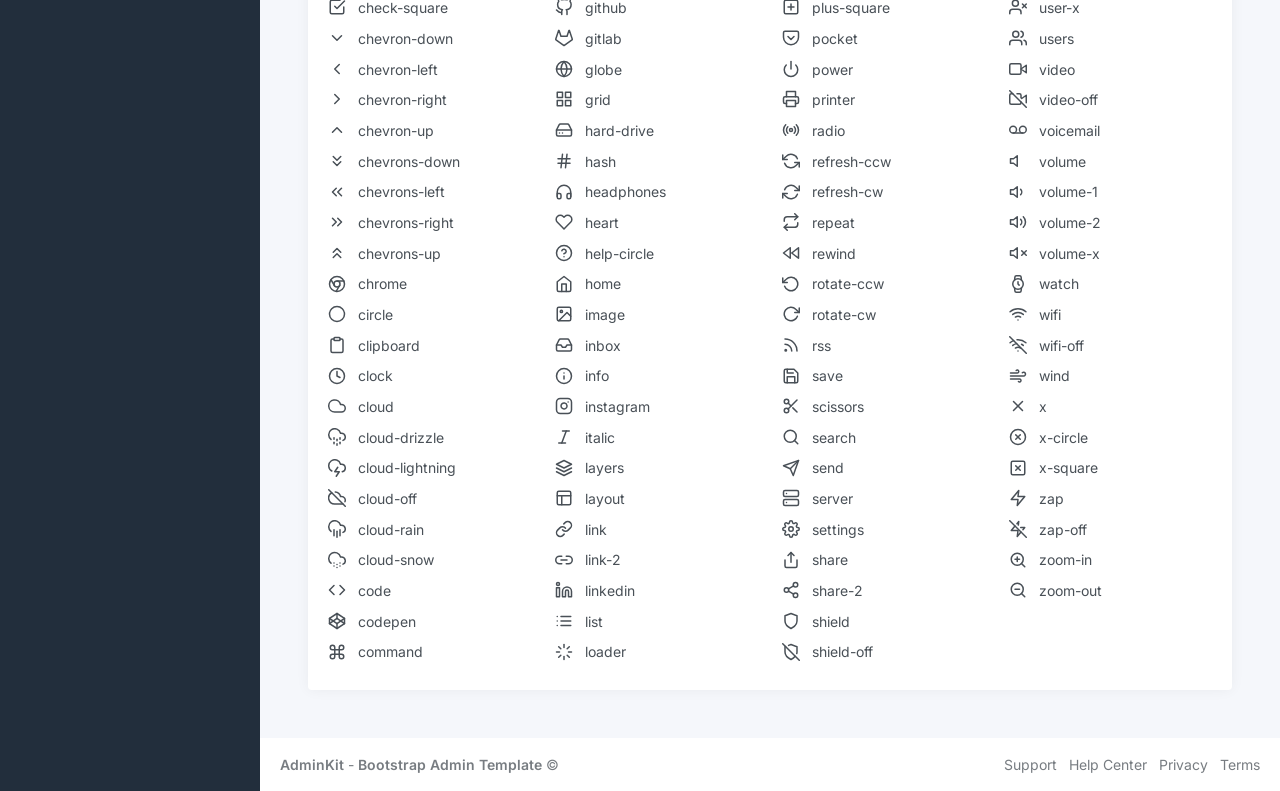
<file: QuanLyBanSach/wwwroot/layoutadmin/icons-feather.html>
<!DOCTYPE html>
<html lang="en">

<head>
	<meta charset="utf-8">
	<meta http-equiv="X-UA-Compatible" content="IE=edge">
	<meta name="viewport" content="width=device-width, initial-scale=1, shrink-to-fit=no">
	<meta name="description" content="Responsive Admin &amp; Dashboard Template based on Bootstrap 5">
	<meta name="author" content="AdminKit">
	<meta name="keywords" content="adminkit, bootstrap, bootstrap 5, admin, dashboard, template, responsive, css, sass, html, theme, front-end, ui kit, web">

	<link rel="preconnect" href="https://fonts.gstatic.com">
	<link rel="shortcut icon" href="img/icons/icon-48x48.png" />

	<link rel="canonical" href="https://demo-basic.adminkit.io/icons-feather.html" />

	<title>Feather | AdminKit Demo</title>

	<link href="css/app.css" rel="stylesheet">
	<link href="https://fonts.googleapis.com/css2?family=Inter:wght@300;400;600&display=swap" rel="stylesheet">
</head>

<body>
	<div class="wrapper">
		<nav id="sidebar" class="sidebar js-sidebar">
			<div class="sidebar-content js-simplebar">
				<a class="sidebar-brand" href="index.html">
          <span class="align-middle">AdminKit</span>
        </a>

				<ul class="sidebar-nav">
					<li class="sidebar-header">
						Pages
					</li>

					<li class="sidebar-item">
						<a class="sidebar-link" href="index.html">
              <i class="align-middle" data-feather="sliders"></i> <span class="align-middle">Dashboard</span>
            </a>
					</li>

					<li class="sidebar-item">
						<a class="sidebar-link" href="pages-profile.html">
              <i class="align-middle" data-feather="user"></i> <span class="align-middle">Profile</span>
            </a>
					</li>

					<li class="sidebar-item">
						<a class="sidebar-link" href="pages-sign-in.html">
              <i class="align-middle" data-feather="log-in"></i> <span class="align-middle">Sign In</span>
            </a>
					</li>

					<li class="sidebar-item">
						<a class="sidebar-link" href="pages-sign-up.html">
              <i class="align-middle" data-feather="user-plus"></i> <span class="align-middle">Sign Up</span>
            </a>
					</li>

					<li class="sidebar-item">
						<a class="sidebar-link" href="pages-blank.html">
              <i class="align-middle" data-feather="book"></i> <span class="align-middle">Blank</span>
            </a>
					</li>

					<li class="sidebar-header">
						Tools & Components
					</li>

					<li class="sidebar-item">
						<a class="sidebar-link" href="ui-buttons.html">
              <i class="align-middle" data-feather="square"></i> <span class="align-middle">Buttons</span>
            </a>
					</li>

					<li class="sidebar-item">
						<a class="sidebar-link" href="ui-forms.html">
              <i class="align-middle" data-feather="check-square"></i> <span class="align-middle">Forms</span>
            </a>
					</li>

					<li class="sidebar-item">
						<a class="sidebar-link" href="ui-cards.html">
              <i class="align-middle" data-feather="grid"></i> <span class="align-middle">Cards</span>
            </a>
					</li>

					<li class="sidebar-item">
						<a class="sidebar-link" href="ui-typography.html">
              <i class="align-middle" data-feather="align-left"></i> <span class="align-middle">Typography</span>
            </a>
					</li>

					<li class="sidebar-item active">
						<a class="sidebar-link" href="icons-feather.html">
              <i class="align-middle" data-feather="coffee"></i> <span class="align-middle">Icons</span>
            </a>
					</li>

					<li class="sidebar-header">
						Plugins & Addons
					</li>

					<li class="sidebar-item">
						<a class="sidebar-link" href="charts-chartjs.html">
              <i class="align-middle" data-feather="bar-chart-2"></i> <span class="align-middle">Charts</span>
            </a>
					</li>

					<li class="sidebar-item">
						<a class="sidebar-link" href="maps-google.html">
              <i class="align-middle" data-feather="map"></i> <span class="align-middle">Maps</span>
            </a>
					</li>
				</ul>

				<div class="sidebar-cta">
					<div class="sidebar-cta-content">
						<strong class="d-inline-block mb-2">Upgrade to Pro</strong>
						<div class="mb-3 text-sm">
							Are you looking for more components? Check out our premium version.
						</div>
						<div class="d-grid">
							<a href="upgrade-to-pro.html" class="btn btn-primary">Upgrade to Pro</a>
						</div>
					</div>
				</div>
			</div>
		</nav>

		<div class="main">
			<nav class="navbar navbar-expand navbar-light navbar-bg">
				<a class="sidebar-toggle js-sidebar-toggle">
          <i class="hamburger align-self-center"></i>
        </a>

				<div class="navbar-collapse collapse">
					<ul class="navbar-nav navbar-align">
						<li class="nav-item dropdown">
							<a class="nav-icon dropdown-toggle" href="#" id="alertsDropdown" data-bs-toggle="dropdown">
								<div class="position-relative">
									<i class="align-middle" data-feather="bell"></i>
									<span class="indicator">4</span>
								</div>
							</a>
							<div class="dropdown-menu dropdown-menu-lg dropdown-menu-end py-0" aria-labelledby="alertsDropdown">
								<div class="dropdown-menu-header">
									4 New Notifications
								</div>
								<div class="list-group">
									<a href="#" class="list-group-item">
										<div class="row g-0 align-items-center">
											<div class="col-2">
												<i class="text-danger" data-feather="alert-circle"></i>
											</div>
											<div class="col-10">
												<div class="text-dark">Update completed</div>
												<div class="text-muted small mt-1">Restart server 12 to complete the update.</div>
												<div class="text-muted small mt-1">30m ago</div>
											</div>
										</div>
									</a>
									<a href="#" class="list-group-item">
										<div class="row g-0 align-items-center">
											<div class="col-2">
												<i class="text-warning" data-feather="bell"></i>
											</div>
											<div class="col-10">
												<div class="text-dark">Lorem ipsum</div>
												<div class="text-muted small mt-1">Aliquam ex eros, imperdiet vulputate hendrerit et.</div>
												<div class="text-muted small mt-1">2h ago</div>
											</div>
										</div>
									</a>
									<a href="#" class="list-group-item">
										<div class="row g-0 align-items-center">
											<div class="col-2">
												<i class="text-primary" data-feather="home"></i>
											</div>
											<div class="col-10">
												<div class="text-dark">Login from 192.186.1.8</div>
												<div class="text-muted small mt-1">5h ago</div>
											</div>
										</div>
									</a>
									<a href="#" class="list-group-item">
										<div class="row g-0 align-items-center">
											<div class="col-2">
												<i class="text-success" data-feather="user-plus"></i>
											</div>
											<div class="col-10">
												<div class="text-dark">New connection</div>
												<div class="text-muted small mt-1">Christina accepted your request.</div>
												<div class="text-muted small mt-1">14h ago</div>
											</div>
										</div>
									</a>
								</div>
								<div class="dropdown-menu-footer">
									<a href="#" class="text-muted">Show all notifications</a>
								</div>
							</div>
						</li>
						<li class="nav-item dropdown">
							<a class="nav-icon dropdown-toggle" href="#" id="messagesDropdown" data-bs-toggle="dropdown">
								<div class="position-relative">
									<i class="align-middle" data-feather="message-square"></i>
								</div>
							</a>
							<div class="dropdown-menu dropdown-menu-lg dropdown-menu-end py-0" aria-labelledby="messagesDropdown">
								<div class="dropdown-menu-header">
									<div class="position-relative">
										4 New Messages
									</div>
								</div>
								<div class="list-group">
									<a href="#" class="list-group-item">
										<div class="row g-0 align-items-center">
											<div class="col-2">
												<img src="img/avatars/avatar-5.jpg" class="avatar img-fluid rounded-circle" alt="Vanessa Tucker">
											</div>
											<div class="col-10 ps-2">
												<div class="text-dark">Vanessa Tucker</div>
												<div class="text-muted small mt-1">Nam pretium turpis et arcu. Duis arcu tortor.</div>
												<div class="text-muted small mt-1">15m ago</div>
											</div>
										</div>
									</a>
									<a href="#" class="list-group-item">
										<div class="row g-0 align-items-center">
											<div class="col-2">
												<img src="img/avatars/avatar-2.jpg" class="avatar img-fluid rounded-circle" alt="William Harris">
											</div>
											<div class="col-10 ps-2">
												<div class="text-dark">William Harris</div>
												<div class="text-muted small mt-1">Curabitur ligula sapien euismod vitae.</div>
												<div class="text-muted small mt-1">2h ago</div>
											</div>
										</div>
									</a>
									<a href="#" class="list-group-item">
										<div class="row g-0 align-items-center">
											<div class="col-2">
												<img src="img/avatars/avatar-4.jpg" class="avatar img-fluid rounded-circle" alt="Christina Mason">
											</div>
											<div class="col-10 ps-2">
												<div class="text-dark">Christina Mason</div>
												<div class="text-muted small mt-1">Pellentesque auctor neque nec urna.</div>
												<div class="text-muted small mt-1">4h ago</div>
											</div>
										</div>
									</a>
									<a href="#" class="list-group-item">
										<div class="row g-0 align-items-center">
											<div class="col-2">
												<img src="img/avatars/avatar-3.jpg" class="avatar img-fluid rounded-circle" alt="Sharon Lessman">
											</div>
											<div class="col-10 ps-2">
												<div class="text-dark">Sharon Lessman</div>
												<div class="text-muted small mt-1">Aenean tellus metus, bibendum sed, posuere ac, mattis non.</div>
												<div class="text-muted small mt-1">5h ago</div>
											</div>
										</div>
									</a>
								</div>
								<div class="dropdown-menu-footer">
									<a href="#" class="text-muted">Show all messages</a>
								</div>
							</div>
						</li>
						<li class="nav-item dropdown">
							<a class="nav-icon dropdown-toggle d-inline-block d-sm-none" href="#" data-bs-toggle="dropdown">
                <i class="align-middle" data-feather="settings"></i>
              </a>

							<a class="nav-link dropdown-toggle d-none d-sm-inline-block" href="#" data-bs-toggle="dropdown">
                <img src="img/avatars/avatar.jpg" class="avatar img-fluid rounded me-1" alt="Charles Hall" /> <span class="text-dark">Charles Hall</span>
              </a>
							<div class="dropdown-menu dropdown-menu-end">
								<a class="dropdown-item" href="pages-profile.html"><i class="align-middle me-1" data-feather="user"></i> Profile</a>
								<a class="dropdown-item" href="#"><i class="align-middle me-1" data-feather="pie-chart"></i> Analytics</a>
								<div class="dropdown-divider"></div>
								<a class="dropdown-item" href="index.html"><i class="align-middle me-1" data-feather="settings"></i> Settings & Privacy</a>
								<a class="dropdown-item" href="#"><i class="align-middle me-1" data-feather="help-circle"></i> Help Center</a>
								<div class="dropdown-divider"></div>
								<a class="dropdown-item" href="#">Log out</a>
							</div>
						</li>
					</ul>
				</div>
			</nav>

			<main class="content">
				<div class="container-fluid p-0">

					<div class="mb-3">
						<h1 class="h3 d-inline align-middle">Feather</h1>
						<a class="badge bg-dark text-white ms-2" href="upgrade-to-pro.html">
      Get more icons
  </a>
					</div>
					<div class="card">
						<div class="card-header">
							<h3 class="card-title">Feather Icons</h3>
							<h6 class="card-subtitle text-muted">Simply beautiful open source icons</h6>
						</div>
						<div class="card-body">
							<div class="row">
								<div class="col-12 col-md-6 col-lg-3">
									<div class="mb-2">
										<i class="align-middle me-2" data-feather="activity"></i> <span class="align-middle">activity</span>
									</div>
									<div class="mb-2">
										<i class="align-middle me-2" data-feather="airplay"></i> <span class="align-middle">airplay</span>
									</div>
									<div class="mb-2">
										<i class="align-middle me-2" data-feather="alert-circle"></i> <span class="align-middle">alert-circle</span>
									</div>
									<div class="mb-2">
										<i class="align-middle me-2" data-feather="alert-octagon"></i> <span class="align-middle">alert-octagon</span>
									</div>
									<div class="mb-2">
										<i class="align-middle me-2" data-feather="alert-triangle"></i> <span class="align-middle">alert-triangle</span>
									</div>
									<div class="mb-2">
										<i class="align-middle me-2" data-feather="align-center"></i> <span class="align-middle">align-center</span>
									</div>
									<div class="mb-2">
										<i class="align-middle me-2" data-feather="align-justify"></i> <span class="align-middle">align-justify</span>
									</div>
									<div class="mb-2">
										<i class="align-middle me-2" data-feather="align-left"></i> <span class="align-middle">align-left</span>
									</div>
									<div class="mb-2">
										<i class="align-middle me-2" data-feather="align-right"></i> <span class="align-middle">align-right</span>
									</div>
									<div class="mb-2">
										<i class="align-middle me-2" data-feather="anchor"></i> <span class="align-middle">anchor</span>
									</div>
									<div class="mb-2">
										<i class="align-middle me-2" data-feather="aperture"></i> <span class="align-middle">aperture</span>
									</div>
									<div class="mb-2">
										<i class="align-middle me-2" data-feather="arrow-down"></i> <span class="align-middle">arrow-down</span>
									</div>
									<div class="mb-2">
										<i class="align-middle me-2" data-feather="arrow-down-circle"></i> <span class="align-middle">arrow-down-circle</span>
									</div>
									<div class="mb-2">
										<i class="align-middle me-2" data-feather="arrow-down-left"></i> <span class="align-middle">arrow-down-left</span>
									</div>
									<div class="mb-2">
										<i class="align-middle me-2" data-feather="arrow-down-right"></i> <span class="align-middle">arrow-down-right</span>
									</div>
									<div class="mb-2">
										<i class="align-middle me-2" data-feather="arrow-left"></i> <span class="align-middle">arrow-left</span>
									</div>
									<div class="mb-2">
										<i class="align-middle me-2" data-feather="arrow-left-circle"></i> <span class="align-middle">arrow-left-circle</span>
									</div>
									<div class="mb-2">
										<i class="align-middle me-2" data-feather="arrow-right"></i> <span class="align-middle">arrow-right</span>
									</div>
									<div class="mb-2">
										<i class="align-middle me-2" data-feather="arrow-right-circle"></i> <span class="align-middle">arrow-right-circle</span>
									</div>
									<div class="mb-2">
										<i class="align-middle me-2" data-feather="arrow-up"></i> <span class="align-middle">arrow-up</span>
									</div>
									<div class="mb-2">
										<i class="align-middle me-2" data-feather="arrow-up-circle"></i> <span class="align-middle">arrow-up-circle</span>
									</div>
									<div class="mb-2">
										<i class="align-middle me-2" data-feather="arrow-up-left"></i> <span class="align-middle">arrow-up-left</span>
									</div>
									<div class="mb-2">
										<i class="align-middle me-2" data-feather="arrow-up-right"></i> <span class="align-middle">arrow-up-right</span>
									</div>
									<div class="mb-2">
										<i class="align-middle me-2" data-feather="at-sign"></i> <span class="align-middle">at-sign</span>
									</div>
									<div class="mb-2">
										<i class="align-middle me-2" data-feather="award"></i> <span class="align-middle">award</span>
									</div>
									<div class="mb-2">
										<i class="align-middle me-2" data-feather="bar-chart"></i> <span class="align-middle">bar-chart</span>
									</div>
									<div class="mb-2">
										<i class="align-middle me-2" data-feather="bar-chart-2"></i> <span class="align-middle">bar-chart-2</span>
									</div>
									<div class="mb-2">
										<i class="align-middle me-2" data-feather="battery"></i> <span class="align-middle">battery</span>
									</div>
									<div class="mb-2">
										<i class="align-middle me-2" data-feather="battery-charging"></i> <span class="align-middle">battery-charging</span>
									</div>
									<div class="mb-2">
										<i class="align-middle me-2" data-feather="bell"></i> <span class="align-middle">bell</span>
									</div>
									<div class="mb-2">
										<i class="align-middle me-2" data-feather="bell-off"></i> <span class="align-middle">bell-off</span>
									</div>
									<div class="mb-2">
										<i class="align-middle me-2" data-feather="bluetooth"></i> <span class="align-middle">bluetooth</span>
									</div>
									<div class="mb-2">
										<i class="align-middle me-2" data-feather="bold"></i> <span class="align-middle">bold</span>
									</div>
									<div class="mb-2">
										<i class="align-middle me-2" data-feather="book"></i> <span class="align-middle">book</span>
									</div>
									<div class="mb-2">
										<i class="align-middle me-2" data-feather="book-open"></i> <span class="align-middle">book-open</span>
									</div>
									<div class="mb-2">
										<i class="align-middle me-2" data-feather="bookmark"></i> <span class="align-middle">bookmark</span>
									</div>
									<div class="mb-2">
										<i class="align-middle me-2" data-feather="box"></i> <span class="align-middle">box</span>
									</div>
									<div class="mb-2">
										<i class="align-middle me-2" data-feather="briefcase"></i> <span class="align-middle">briefcase</span>
									</div>
									<div class="mb-2">
										<i class="align-middle me-2" data-feather="calendar"></i> <span class="align-middle">calendar</span>
									</div>
									<div class="mb-2">
										<i class="align-middle me-2" data-feather="camera"></i> <span class="align-middle">camera</span>
									</div>
									<div class="mb-2">
										<i class="align-middle me-2" data-feather="camera-off"></i> <span class="align-middle">camera-off</span>
									</div>
									<div class="mb-2">
										<i class="align-middle me-2" data-feather="cast"></i> <span class="align-middle">cast</span>
									</div>
									<div class="mb-2">
										<i class="align-middle me-2" data-feather="check"></i> <span class="align-middle">check</span>
									</div>
									<div class="mb-2">
										<i class="align-middle me-2" data-feather="check-circle"></i> <span class="align-middle">check-circle</span>
									</div>
									<div class="mb-2">
										<i class="align-middle me-2" data-feather="check-square"></i> <span class="align-middle">check-square</span>
									</div>
									<div class="mb-2">
										<i class="align-middle me-2" data-feather="chevron-down"></i> <span class="align-middle">chevron-down</span>
									</div>
									<div class="mb-2">
										<i class="align-middle me-2" data-feather="chevron-left"></i> <span class="align-middle">chevron-left</span>
									</div>
									<div class="mb-2">
										<i class="align-middle me-2" data-feather="chevron-right"></i> <span class="align-middle">chevron-right</span>
									</div>
									<div class="mb-2">
										<i class="align-middle me-2" data-feather="chevron-up"></i> <span class="align-middle">chevron-up</span>
									</div>
									<div class="mb-2">
										<i class="align-middle me-2" data-feather="chevrons-down"></i> <span class="align-middle">chevrons-down</span>
									</div>
									<div class="mb-2">
										<i class="align-middle me-2" data-feather="chevrons-left"></i> <span class="align-middle">chevrons-left</span>
									</div>
									<div class="mb-2">
										<i class="align-middle me-2" data-feather="chevrons-right"></i> <span class="align-middle">chevrons-right</span>
									</div>
									<div class="mb-2">
										<i class="align-middle me-2" data-feather="chevrons-up"></i> <span class="align-middle">chevrons-up</span>
									</div>
									<div class="mb-2">
										<i class="align-middle me-2" data-feather="chrome"></i> <span class="align-middle">chrome</span>
									</div>
									<div class="mb-2">
										<i class="align-middle me-2" data-feather="circle"></i> <span class="align-middle">circle</span>
									</div>
									<div class="mb-2">
										<i class="align-middle me-2" data-feather="clipboard"></i> <span class="align-middle">clipboard</span>
									</div>
									<div class="mb-2">
										<i class="align-middle me-2" data-feather="clock"></i> <span class="align-middle">clock</span>
									</div>
									<div class="mb-2">
										<i class="align-middle me-2" data-feather="cloud"></i> <span class="align-middle">cloud</span>
									</div>
									<div class="mb-2">
										<i class="align-middle me-2" data-feather="cloud-drizzle"></i> <span class="align-middle">cloud-drizzle</span>
									</div>
									<div class="mb-2">
										<i class="align-middle me-2" data-feather="cloud-lightning"></i> <span class="align-middle">cloud-lightning</span>
									</div>
									<div class="mb-2">
										<i class="align-middle me-2" data-feather="cloud-off"></i> <span class="align-middle">cloud-off</span>
									</div>
									<div class="mb-2">
										<i class="align-middle me-2" data-feather="cloud-rain"></i> <span class="align-middle">cloud-rain</span>
									</div>
									<div class="mb-2">
										<i class="align-middle me-2" data-feather="cloud-snow"></i> <span class="align-middle">cloud-snow</span>
									</div>
									<div class="mb-2">
										<i class="align-middle me-2" data-feather="code"></i> <span class="align-middle">code</span>
									</div>
									<div class="mb-2">
										<i class="align-middle me-2" data-feather="codepen"></i> <span class="align-middle">codepen</span>
									</div>
									<div class="mb-2">
										<i class="align-middle me-2" data-feather="command"></i> <span class="align-middle">command</span>
									</div>
								</div>
								<div class="col-12 col-md-6 col-lg-3">
									<div class="mb-2">
										<i class="align-middle me-2" data-feather="compass"></i> <span class="align-middle">compass</span>
									</div>
									<div class="mb-2">
										<i class="align-middle me-2" data-feather="copy"></i> <span class="align-middle">copy</span>
									</div>
									<div class="mb-2">
										<i class="align-middle me-2" data-feather="corner-down-left"></i> <span class="align-middle">corner-down-left</span>
									</div>
									<div class="mb-2">
										<i class="align-middle me-2" data-feather="corner-down-right"></i> <span class="align-middle">corner-down-right</span>
									</div>
									<div class="mb-2">
										<i class="align-middle me-2" data-feather="corner-left-down"></i> <span class="align-middle">corner-left-down</span>
									</div>
									<div class="mb-2">
										<i class="align-middle me-2" data-feather="corner-left-up"></i> <span class="align-middle">corner-left-up</span>
									</div>
									<div class="mb-2">
										<i class="align-middle me-2" data-feather="corner-right-down"></i> <span class="align-middle">corner-right-down</span>
									</div>
									<div class="mb-2">
										<i class="align-middle me-2" data-feather="corner-right-up"></i> <span class="align-middle">corner-right-up</span>
									</div>
									<div class="mb-2">
										<i class="align-middle me-2" data-feather="corner-up-left"></i> <span class="align-middle">corner-up-left</span>
									</div>
									<div class="mb-2">
										<i class="align-middle me-2" data-feather="corner-up-right"></i> <span class="align-middle">corner-up-right</span>
									</div>
									<div class="mb-2">
										<i class="align-middle me-2" data-feather="cpu"></i> <span class="align-middle">cpu</span>
									</div>
									<div class="mb-2">
										<i class="align-middle me-2" data-feather="credit-card"></i> <span class="align-middle">credit-card</span>
									</div>
									<div class="mb-2">
										<i class="align-middle me-2" data-feather="crop"></i> <span class="align-middle">crop</span>
									</div>
									<div class="mb-2">
										<i class="align-middle me-2" data-feather="crosshair"></i> <span class="align-middle">crosshair</span>
									</div>
									<div class="mb-2">
										<i class="align-middle me-2" data-feather="database"></i> <span class="align-middle">database</span>
									</div>
									<div class="mb-2">
										<i class="align-middle me-2" data-feather="delete"></i> <span class="align-middle">delete</span>
									</div>
									<div class="mb-2">
										<i class="align-middle me-2" data-feather="disc"></i> <span class="align-middle">disc</span>
									</div>
									<div class="mb-2">
										<i class="align-middle me-2" data-feather="dollar-sign"></i> <span class="align-middle">dollar-sign</span>
									</div>
									<div class="mb-2">
										<i class="align-middle me-2" data-feather="download"></i> <span class="align-middle">download</span>
									</div>
									<div class="mb-2">
										<i class="align-middle me-2" data-feather="download-cloud"></i> <span class="align-middle">download-cloud</span>
									</div>
									<div class="mb-2">
										<i class="align-middle me-2" data-feather="droplet"></i> <span class="align-middle">droplet</span>
									</div>
									<div class="mb-2">
										<i class="align-middle me-2" data-feather="edit"></i> <span class="align-middle">edit</span>
									</div>
									<div class="mb-2">
										<i class="align-middle me-2" data-feather="edit-2"></i> <span class="align-middle">edit-2</span>
									</div>
									<div class="mb-2">
										<i class="align-middle me-2" data-feather="edit-3"></i> <span class="align-middle">edit-3</span>
									</div>
									<div class="mb-2">
										<i class="align-middle me-2" data-feather="external-link"></i> <span class="align-middle">external-link</span>
									</div>
									<div class="mb-2">
										<i class="align-middle me-2" data-feather="eye"></i> <span class="align-middle">eye</span>
									</div>
									<div class="mb-2">
										<i class="align-middle me-2" data-feather="eye-off"></i> <span class="align-middle">eye-off</span>
									</div>
									<div class="mb-2">
										<i class="align-middle me-2" data-feather="facebook"></i> <span class="align-middle">facebook</span>
									</div>
									<div class="mb-2">
										<i class="align-middle me-2" data-feather="fast-forward"></i> <span class="align-middle">fast-forward</span>
									</div>
									<div class="mb-2">
										<i class="align-middle me-2" data-feather="feather"></i> <span class="align-middle">feather</span>
									</div>
									<div class="mb-2">
										<i class="align-middle me-2" data-feather="file"></i> <span class="align-middle">file</span>
									</div>
									<div class="mb-2">
										<i class="align-middle me-2" data-feather="file-minus"></i> <span class="align-middle">file-minus</span>
									</div>
									<div class="mb-2">
										<i class="align-middle me-2" data-feather="file-plus"></i> <span class="align-middle">file-plus</span>
									</div>
									<div class="mb-2">
										<i class="align-middle me-2" data-feather="file-text"></i> <span class="align-middle">file-text</span>
									</div>
									<div class="mb-2">
										<i class="align-middle me-2" data-feather="film"></i> <span class="align-middle">film</span>
									</div>
									<div class="mb-2">
										<i class="align-middle me-2" data-feather="filter"></i> <span class="align-middle">filter</span>
									</div>
									<div class="mb-2">
										<i class="align-middle me-2" data-feather="flag"></i> <span class="align-middle">flag</span>
									</div>
									<div class="mb-2">
										<i class="align-middle me-2" data-feather="folder"></i> <span class="align-middle">folder</span>
									</div>
									<div class="mb-2">
										<i class="align-middle me-2" data-feather="folder-minus"></i> <span class="align-middle">folder-minus</span>
									</div>
									<div class="mb-2">
										<i class="align-middle me-2" data-feather="folder-plus"></i> <span class="align-middle">folder-plus</span>
									</div>
									<div class="mb-2">
										<i class="align-middle me-2" data-feather="git-branch"></i> <span class="align-middle">git-branch</span>
									</div>
									<div class="mb-2">
										<i class="align-middle me-2" data-feather="git-commit"></i> <span class="align-middle">git-commit</span>
									</div>
									<div class="mb-2">
										<i class="align-middle me-2" data-feather="git-merge"></i> <span class="align-middle">git-merge</span>
									</div>
									<div class="mb-2">
										<i class="align-middle me-2" data-feather="git-pull-request"></i> <span class="align-middle">git-pull-request</span>
									</div>
									<div class="mb-2">
										<i class="align-middle me-2" data-feather="github"></i> <span class="align-middle">github</span>
									</div>
									<div class="mb-2">
										<i class="align-middle me-2" data-feather="gitlab"></i> <span class="align-middle">gitlab</span>
									</div>
									<div class="mb-2">
										<i class="align-middle me-2" data-feather="globe"></i> <span class="align-middle">globe</span>
									</div>
									<div class="mb-2">
										<i class="align-middle me-2" data-feather="grid"></i> <span class="align-middle">grid</span>
									</div>
									<div class="mb-2">
										<i class="align-middle me-2" data-feather="hard-drive"></i> <span class="align-middle">hard-drive</span>
									</div>
									<div class="mb-2">
										<i class="align-middle me-2" data-feather="hash"></i> <span class="align-middle">hash</span>
									</div>
									<div class="mb-2">
										<i class="align-middle me-2" data-feather="headphones"></i> <span class="align-middle">headphones</span>
									</div>
									<div class="mb-2">
										<i class="align-middle me-2" data-feather="heart"></i> <span class="align-middle">heart</span>
									</div>
									<div class="mb-2">
										<i class="align-middle me-2" data-feather="help-circle"></i> <span class="align-middle">help-circle</span>
									</div>
									<div class="mb-2">
										<i class="align-middle me-2" data-feather="home"></i> <span class="align-middle">home</span>
									</div>
									<div class="mb-2">
										<i class="align-middle me-2" data-feather="image"></i> <span class="align-middle">image</span>
									</div>
									<div class="mb-2">
										<i class="align-middle me-2" data-feather="inbox"></i> <span class="align-middle">inbox</span>
									</div>
									<div class="mb-2">
										<i class="align-middle me-2" data-feather="info"></i> <span class="align-middle">info</span>
									</div>
									<div class="mb-2">
										<i class="align-middle me-2" data-feather="instagram"></i> <span class="align-middle">instagram</span>
									</div>
									<div class="mb-2">
										<i class="align-middle me-2" data-feather="italic"></i> <span class="align-middle">italic</span>
									</div>
									<div class="mb-2">
										<i class="align-middle me-2" data-feather="layers"></i> <span class="align-middle">layers</span>
									</div>
									<div class="mb-2">
										<i class="align-middle me-2" data-feather="layout"></i> <span class="align-middle">layout</span>
									</div>
									<div class="mb-2">
										<i class="align-middle me-2" data-feather="link"></i> <span class="align-middle">link</span>
									</div>
									<div class="mb-2">
										<i class="align-middle me-2" data-feather="link-2"></i> <span class="align-middle">link-2</span>
									</div>
									<div class="mb-2">
										<i class="align-middle me-2" data-feather="linkedin"></i> <span class="align-middle">linkedin</span>
									</div>
									<div class="mb-2">
										<i class="align-middle me-2" data-feather="list"></i> <span class="align-middle">list</span>
									</div>
									<div class="mb-2">
										<i class="align-middle me-2" data-feather="loader"></i> <span class="align-middle">loader</span>
									</div>
								</div>
								<div class="col-12 col-md-6 col-lg-3">
									<div class="mb-2">
										<i class="align-middle me-2" data-feather="lock"></i> <span class="align-middle">lock</span>
									</div>
									<div class="mb-2">
										<i class="align-middle me-2" data-feather="log-in"></i> <span class="align-middle">log-in</span>
									</div>
									<div class="mb-2">
										<i class="align-middle me-2" data-feather="log-out"></i> <span class="align-middle">log-out</span>
									</div>
									<div class="mb-2">
										<i class="align-middle me-2" data-feather="mail"></i> <span class="align-middle">mail</span>
									</div>
									<div class="mb-2">
										<i class="align-middle me-2" data-feather="map"></i> <span class="align-middle">map</span>
									</div>
									<div class="mb-2">
										<i class="align-middle me-2" data-feather="map-pin"></i> <span class="align-middle">map-pin</span>
									</div>
									<div class="mb-2">
										<i class="align-middle me-2" data-feather="maximize"></i> <span class="align-middle">maximize</span>
									</div>
									<div class="mb-2">
										<i class="align-middle me-2" data-feather="maximize-2"></i> <span class="align-middle">maximize-2</span>
									</div>
									<div class="mb-2">
										<i class="align-middle me-2" data-feather="menu"></i> <span class="align-middle">menu</span>
									</div>
									<div class="mb-2">
										<i class="align-middle me-2" data-feather="message-circle"></i> <span class="align-middle">message-circle</span>
									</div>
									<div class="mb-2">
										<i class="align-middle me-2" data-feather="message-square"></i> <span class="align-middle">message-square</span>
									</div>
									<div class="mb-2">
										<i class="align-middle me-2" data-feather="mic"></i> <span class="align-middle">mic</span>
									</div>
									<div class="mb-2">
										<i class="align-middle me-2" data-feather="mic-off"></i> <span class="align-middle">mic-off</span>
									</div>
									<div class="mb-2">
										<i class="align-middle me-2" data-feather="minimize"></i> <span class="align-middle">minimize</span>
									</div>
									<div class="mb-2">
										<i class="align-middle me-2" data-feather="minimize-2"></i> <span class="align-middle">minimize-2</span>
									</div>
									<div class="mb-2">
										<i class="align-middle me-2" data-feather="minus"></i> <span class="align-middle">minus</span>
									</div>
									<div class="mb-2">
										<i class="align-middle me-2" data-feather="minus-circle"></i> <span class="align-middle">minus-circle</span>
									</div>
									<div class="mb-2">
										<i class="align-middle me-2" data-feather="minus-square"></i> <span class="align-middle">minus-square</span>
									</div>
									<div class="mb-2">
										<i class="align-middle me-2" data-feather="monitor"></i> <span class="align-middle">monitor</span>
									</div>
									<div class="mb-2">
										<i class="align-middle me-2" data-feather="moon"></i> <span class="align-middle">moon</span>
									</div>
									<div class="mb-2">
										<i class="align-middle me-2" data-feather="more-horizontal"></i> <span class="align-middle">more-horizontal</span>
									</div>
									<div class="mb-2">
										<i class="align-middle me-2" data-feather="more-vertical"></i> <span class="align-middle">more-vertical</span>
									</div>
									<div class="mb-2">
										<i class="align-middle me-2" data-feather="move"></i> <span class="align-middle">move</span>
									</div>
									<div class="mb-2">
										<i class="align-middle me-2" data-feather="music"></i> <span class="align-middle">music</span>
									</div>
									<div class="mb-2">
										<i class="align-middle me-2" data-feather="navigation"></i> <span class="align-middle">navigation</span>
									</div>
									<div class="mb-2">
										<i class="align-middle me-2" data-feather="navigation-2"></i> <span class="align-middle">navigation-2</span>
									</div>
									<div class="mb-2">
										<i class="align-middle me-2" data-feather="octagon"></i> <span class="align-middle">octagon</span>
									</div>
									<div class="mb-2">
										<i class="align-middle me-2" data-feather="package"></i> <span class="align-middle">package</span>
									</div>
									<div class="mb-2">
										<i class="align-middle me-2" data-feather="paperclip"></i> <span class="align-middle">paperclip</span>
									</div>
									<div class="mb-2">
										<i class="align-middle me-2" data-feather="pause"></i> <span class="align-middle">pause</span>
									</div>
									<div class="mb-2">
										<i class="align-middle me-2" data-feather="pause-circle"></i> <span class="align-middle">pause-circle</span>
									</div>
									<div class="mb-2">
										<i class="align-middle me-2" data-feather="percent"></i> <span class="align-middle">percent</span>
									</div>
									<div class="mb-2">
										<i class="align-middle me-2" data-feather="phone"></i> <span class="align-middle">phone</span>
									</div>
									<div class="mb-2">
										<i class="align-middle me-2" data-feather="phone-call"></i> <span class="align-middle">phone-call</span>
									</div>
									<div class="mb-2">
										<i class="align-middle me-2" data-feather="phone-forwarded"></i> <span class="align-middle">phone-forwarded</span>
									</div>
									<div class="mb-2">
										<i class="align-middle me-2" data-feather="phone-incoming"></i> <span class="align-middle">phone-incoming</span>
									</div>
									<div class="mb-2">
										<i class="align-middle me-2" data-feather="phone-missed"></i> <span class="align-middle">phone-missed</span>
									</div>
									<div class="mb-2">
										<i class="align-middle me-2" data-feather="phone-off"></i> <span class="align-middle">phone-off</span>
									</div>
									<div class="mb-2">
										<i class="align-middle me-2" data-feather="phone-outgoing"></i> <span class="align-middle">phone-outgoing</span>
									</div>
									<div class="mb-2">
										<i class="align-middle me-2" data-feather="pie-chart"></i> <span class="align-middle">pie-chart</span>
									</div>
									<div class="mb-2">
										<i class="align-middle me-2" data-feather="play"></i> <span class="align-middle">play</span>
									</div>
									<div class="mb-2">
										<i class="align-middle me-2" data-feather="play-circle"></i> <span class="align-middle">play-circle</span>
									</div>
									<div class="mb-2">
										<i class="align-middle me-2" data-feather="plus"></i> <span class="align-middle">plus</span>
									</div>
									<div class="mb-2">
										<i class="align-middle me-2" data-feather="plus-circle"></i> <span class="align-middle">plus-circle</span>
									</div>
									<div class="mb-2">
										<i class="align-middle me-2" data-feather="plus-square"></i> <span class="align-middle">plus-square</span>
									</div>
									<div class="mb-2">
										<i class="align-middle me-2" data-feather="pocket"></i> <span class="align-middle">pocket</span>
									</div>
									<div class="mb-2">
										<i class="align-middle me-2" data-feather="power"></i> <span class="align-middle">power</span>
									</div>
									<div class="mb-2">
										<i class="align-middle me-2" data-feather="printer"></i> <span class="align-middle">printer</span>
									</div>
									<div class="mb-2">
										<i class="align-middle me-2" data-feather="radio"></i> <span class="align-middle">radio</span>
									</div>
									<div class="mb-2">
										<i class="align-middle me-2" data-feather="refresh-ccw"></i> <span class="align-middle">refresh-ccw</span>
									</div>
									<div class="mb-2">
										<i class="align-middle me-2" data-feather="refresh-cw"></i> <span class="align-middle">refresh-cw</span>
									</div>
									<div class="mb-2">
										<i class="align-middle me-2" data-feather="repeat"></i> <span class="align-middle">repeat</span>
									</div>
									<div class="mb-2">
										<i class="align-middle me-2" data-feather="rewind"></i> <span class="align-middle">rewind</span>
									</div>
									<div class="mb-2">
										<i class="align-middle me-2" data-feather="rotate-ccw"></i> <span class="align-middle">rotate-ccw</span>
									</div>
									<div class="mb-2">
										<i class="align-middle me-2" data-feather="rotate-cw"></i> <span class="align-middle">rotate-cw</span>
									</div>
									<div class="mb-2">
										<i class="align-middle me-2" data-feather="rss"></i> <span class="align-middle">rss</span>
									</div>
									<div class="mb-2">
										<i class="align-middle me-2" data-feather="save"></i> <span class="align-middle">save</span>
									</div>
									<div class="mb-2">
										<i class="align-middle me-2" data-feather="scissors"></i> <span class="align-middle">scissors</span>
									</div>
									<div class="mb-2">
										<i class="align-middle me-2" data-feather="search"></i> <span class="align-middle">search</span>
									</div>
									<div class="mb-2">
										<i class="align-middle me-2" data-feather="send"></i> <span class="align-middle">send</span>
									</div>
									<div class="mb-2">
										<i class="align-middle me-2" data-feather="server"></i> <span class="align-middle">server</span>
									</div>
									<div class="mb-2">
										<i class="align-middle me-2" data-feather="settings"></i> <span class="align-middle">settings</span>
									</div>
									<div class="mb-2">
										<i class="align-middle me-2" data-feather="share"></i> <span class="align-middle">share</span>
									</div>
									<div class="mb-2">
										<i class="align-middle me-2" data-feather="share-2"></i> <span class="align-middle">share-2</span>
									</div>
									<div class="mb-2">
										<i class="align-middle me-2" data-feather="shield"></i> <span class="align-middle">shield</span>
									</div>
									<div class="mb-2">
										<i class="align-middle me-2" data-feather="shield-off"></i> <span class="align-middle">shield-off</span>
									</div>
								</div>
								<div class="col-12 col-md-6 col-lg-3">
									<div class="mb-2">
										<i class="align-middle me-2" data-feather="shopping-bag"></i> <span class="align-middle">shopping-bag</span>
									</div>
									<div class="mb-2">
										<i class="align-middle me-2" data-feather="shopping-cart"></i> <span class="align-middle">shopping-cart</span>
									</div>
									<div class="mb-2">
										<i class="align-middle me-2" data-feather="shuffle"></i> <span class="align-middle">shuffle</span>
									</div>
									<div class="mb-2">
										<i class="align-middle me-2" data-feather="sidebar"></i> <span class="align-middle">sidebar</span>
									</div>
									<div class="mb-2">
										<i class="align-middle me-2" data-feather="skip-back"></i> <span class="align-middle">skip-back</span>
									</div>
									<div class="mb-2">
										<i class="align-middle me-2" data-feather="skip-forward"></i> <span class="align-middle">skip-forward</span>
									</div>
									<div class="mb-2">
										<i class="align-middle me-2" data-feather="slack"></i> <span class="align-middle">slack</span>
									</div>
									<div class="mb-2">
										<i class="align-middle me-2" data-feather="slash"></i> <span class="align-middle">slash</span>
									</div>
									<div class="mb-2">
										<i class="align-middle me-2" data-feather="sliders"></i> <span class="align-middle">sliders</span>
									</div>
									<div class="mb-2">
										<i class="align-middle me-2" data-feather="smartphone"></i> <span class="align-middle">smartphone</span>
									</div>
									<div class="mb-2">
										<i class="align-middle me-2" data-feather="speaker"></i> <span class="align-middle">speaker</span>
									</div>
									<div class="mb-2">
										<i class="align-middle me-2" data-feather="square"></i> <span class="align-middle">square</span>
									</div>
									<div class="mb-2">
										<i class="align-middle me-2" data-feather="star"></i> <span class="align-middle">star</span>
									</div>
									<div class="mb-2">
										<i class="align-middle me-2" data-feather="stop-circle"></i> <span class="align-middle">stop-circle</span>
									</div>
									<div class="mb-2">
										<i class="align-middle me-2" data-feather="sun"></i> <span class="align-middle">sun</span>
									</div>
									<div class="mb-2">
										<i class="align-middle me-2" data-feather="sunrise"></i> <span class="align-middle">sunrise</span>
									</div>
									<div class="mb-2">
										<i class="align-middle me-2" data-feather="sunset"></i> <span class="align-middle">sunset</span>
									</div>
									<div class="mb-2">
										<i class="align-middle me-2" data-feather="tablet"></i> <span class="align-middle">tablet</span>
									</div>
									<div class="mb-2">
										<i class="align-middle me-2" data-feather="tag"></i> <span class="align-middle">tag</span>
									</div>
									<div class="mb-2">
										<i class="align-middle me-2" data-feather="target"></i> <span class="align-middle">target</span>
									</div>
									<div class="mb-2">
										<i class="align-middle me-2" data-feather="terminal"></i> <span class="align-middle">terminal</span>
									</div>
									<div class="mb-2">
										<i class="align-middle me-2" data-feather="thermometer"></i> <span class="align-middle">thermometer</span>
									</div>
									<div class="mb-2">
										<i class="align-middle me-2" data-feather="thumbs-down"></i> <span class="align-middle">thumbs-down</span>
									</div>
									<div class="mb-2">
										<i class="align-middle me-2" data-feather="thumbs-up"></i> <span class="align-middle">thumbs-up</span>
									</div>
									<div class="mb-2">
										<i class="align-middle me-2" data-feather="toggle-left"></i> <span class="align-middle">toggle-left</span>
									</div>
									<div class="mb-2">
										<i class="align-middle me-2" data-feather="toggle-right"></i> <span class="align-middle">toggle-right</span>
									</div>
									<div class="mb-2">
										<i class="align-middle me-2" data-feather="trash"></i> <span class="align-middle">trash</span>
									</div>
									<div class="mb-2">
										<i class="align-middle me-2" data-feather="trash-2"></i> <span class="align-middle">trash-2</span>
									</div>
									<div class="mb-2">
										<i class="align-middle me-2" data-feather="trending-down"></i> <span class="align-middle">trending-down</span>
									</div>
									<div class="mb-2">
										<i class="align-middle me-2" data-feather="trending-up"></i> <span class="align-middle">trending-up</span>
									</div>
									<div class="mb-2">
										<i class="align-middle me-2" data-feather="triangle"></i> <span class="align-middle">triangle</span>
									</div>
									<div class="mb-2">
										<i class="align-middle me-2" data-feather="truck"></i> <span class="align-middle">truck</span>
									</div>
									<div class="mb-2">
										<i class="align-middle me-2" data-feather="tv"></i> <span class="align-middle">tv</span>
									</div>
									<div class="mb-2">
										<i class="align-middle me-2" data-feather="twitter"></i> <span class="align-middle">twitter</span>
									</div>
									<div class="mb-2">
										<i class="align-middle me-2" data-feather="type"></i> <span class="align-middle">type</span>
									</div>
									<div class="mb-2">
										<i class="align-middle me-2" data-feather="umbrella"></i> <span class="align-middle">umbrella</span>
									</div>
									<div class="mb-2">
										<i class="align-middle me-2" data-feather="underline"></i> <span class="align-middle">underline</span>
									</div>
									<div class="mb-2">
										<i class="align-middle me-2" data-feather="unlock"></i> <span class="align-middle">unlock</span>
									</div>
									<div class="mb-2">
										<i class="align-middle me-2" data-feather="upload"></i> <span class="align-middle">upload</span>
									</div>
									<div class="mb-2">
										<i class="align-middle me-2" data-feather="upload-cloud"></i> <span class="align-middle">upload-cloud</span>
									</div>
									<div class="mb-2">
										<i class="align-middle me-2" data-feather="user"></i> <span class="align-middle">user</span>
									</div>
									<div class="mb-2">
										<i class="align-middle me-2" data-feather="user-check"></i> <span class="align-middle">user-check</span>
									</div>
									<div class="mb-2">
										<i class="align-middle me-2" data-feather="user-minus"></i> <span class="align-middle">user-minus</span>
									</div>
									<div class="mb-2">
										<i class="align-middle me-2" data-feather="user-plus"></i> <span class="align-middle">user-plus</span>
									</div>
									<div class="mb-2">
										<i class="align-middle me-2" data-feather="user-x"></i> <span class="align-middle">user-x</span>
									</div>
									<div class="mb-2">
										<i class="align-middle me-2" data-feather="users"></i> <span class="align-middle">users</span>
									</div>
									<div class="mb-2">
										<i class="align-middle me-2" data-feather="video"></i> <span class="align-middle">video</span>
									</div>
									<div class="mb-2">
										<i class="align-middle me-2" data-feather="video-off"></i> <span class="align-middle">video-off</span>
									</div>
									<div class="mb-2">
										<i class="align-middle me-2" data-feather="voicemail"></i> <span class="align-middle">voicemail</span>
									</div>
									<div class="mb-2">
										<i class="align-middle me-2" data-feather="volume"></i> <span class="align-middle">volume</span>
									</div>
									<div class="mb-2">
										<i class="align-middle me-2" data-feather="volume-1"></i> <span class="align-middle">volume-1</span>
									</div>
									<div class="mb-2">
										<i class="align-middle me-2" data-feather="volume-2"></i> <span class="align-middle">volume-2</span>
									</div>
									<div class="mb-2">
										<i class="align-middle me-2" data-feather="volume-x"></i> <span class="align-middle">volume-x</span>
									</div>
									<div class="mb-2">
										<i class="align-middle me-2" data-feather="watch"></i> <span class="align-middle">watch</span>
									</div>
									<div class="mb-2">
										<i class="align-middle me-2" data-feather="wifi"></i> <span class="align-middle">wifi</span>
									</div>
									<div class="mb-2">
										<i class="align-middle me-2" data-feather="wifi-off"></i> <span class="align-middle">wifi-off</span>
									</div>
									<div class="mb-2">
										<i class="align-middle me-2" data-feather="wind"></i> <span class="align-middle">wind</span>
									</div>
									<div class="mb-2">
										<i class="align-middle me-2" data-feather="x"></i> <span class="align-middle">x</span>
									</div>
									<div class="mb-2">
										<i class="align-middle me-2" data-feather="x-circle"></i> <span class="align-middle">x-circle</span>
									</div>
									<div class="mb-2">
										<i class="align-middle me-2" data-feather="x-square"></i> <span class="align-middle">x-square</span>
									</div>
									<div class="mb-2">
										<i class="align-middle me-2" data-feather="zap"></i> <span class="align-middle">zap</span>
									</div>
									<div class="mb-2">
										<i class="align-middle me-2" data-feather="zap-off"></i> <span class="align-middle">zap-off</span>
									</div>
									<div class="mb-2">
										<i class="align-middle me-2" data-feather="zoom-in"></i> <span class="align-middle">zoom-in</span>
									</div>
									<div class="mb-2">
										<i class="align-middle me-2" data-feather="zoom-out"></i> <span class="align-middle">zoom-out</span>
									</div>
								</div>
							</div>
						</div>
					</div>

				</div>
			</main>

			<footer class="footer">
				<div class="container-fluid">
					<div class="row text-muted">
						<div class="col-6 text-start">
							<p class="mb-0">
								<a class="text-muted" href="https://adminkit.io/" target="_blank"><strong>AdminKit</strong></a> - <a class="text-muted" href="https://adminkit.io/" target="_blank"><strong>Bootstrap Admin Template</strong></a>								&copy;
							</p>
						</div>
						<div class="col-6 text-end">
							<ul class="list-inline">
								<li class="list-inline-item">
									<a class="text-muted" href="https://adminkit.io/" target="_blank">Support</a>
								</li>
								<li class="list-inline-item">
									<a class="text-muted" href="https://adminkit.io/" target="_blank">Help Center</a>
								</li>
								<li class="list-inline-item">
									<a class="text-muted" href="https://adminkit.io/" target="_blank">Privacy</a>
								</li>
								<li class="list-inline-item">
									<a class="text-muted" href="https://adminkit.io/" target="_blank">Terms</a>
								</li>
							</ul>
						</div>
					</div>
				</div>
			</footer>
		</div>
	</div>

	<script src="js/app.js"></script>

</body>

</html>
</file>
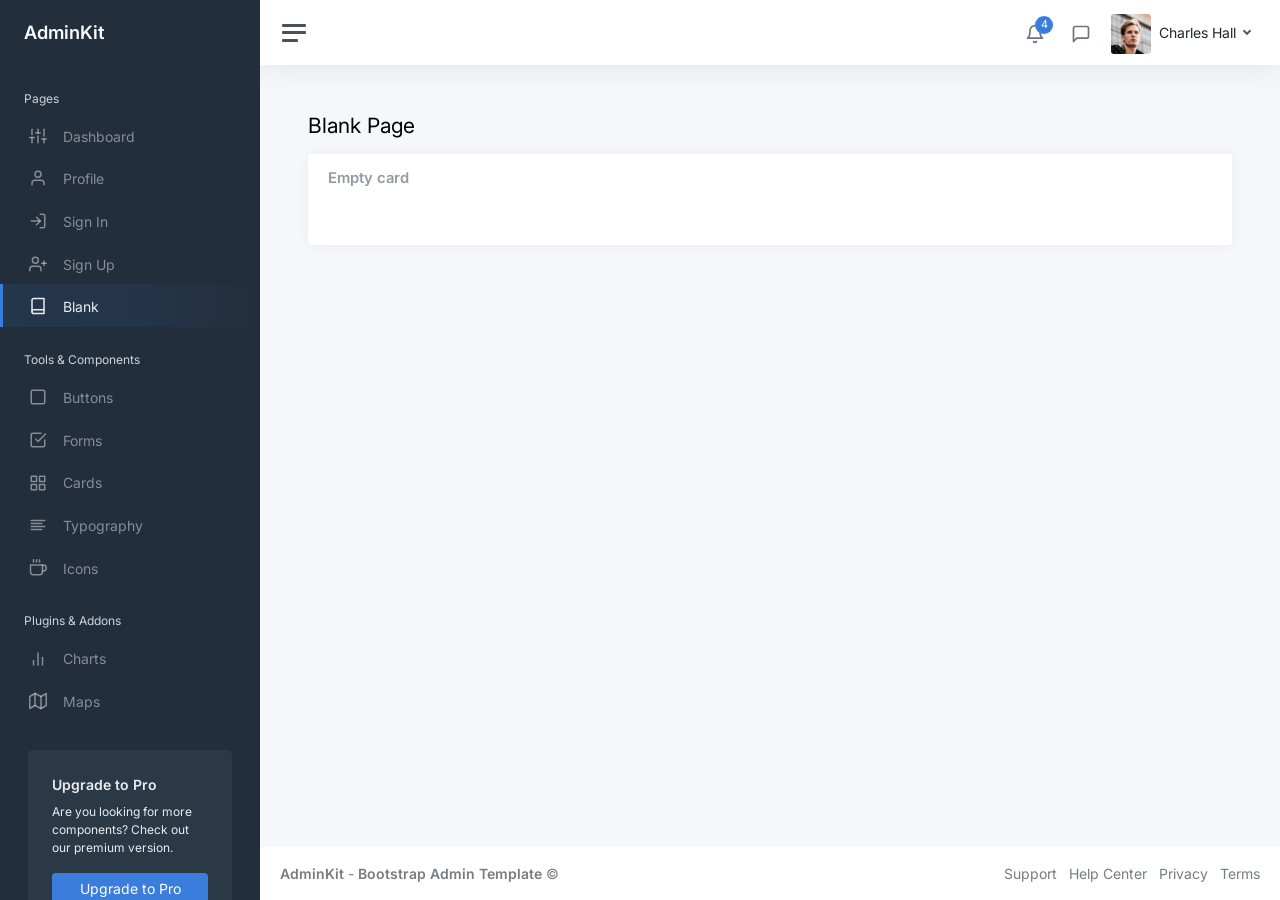
<file: QuanLyBanSach/wwwroot/layoutadmin/pages-blank.html>
<!DOCTYPE html>
<html lang="en">

<head>
	<meta charset="utf-8">
	<meta http-equiv="X-UA-Compatible" content="IE=edge">
	<meta name="viewport" content="width=device-width, initial-scale=1, shrink-to-fit=no">
	<meta name="description" content="Responsive Admin &amp; Dashboard Template based on Bootstrap 5">
	<meta name="author" content="AdminKit">
	<meta name="keywords" content="adminkit, bootstrap, bootstrap 5, admin, dashboard, template, responsive, css, sass, html, theme, front-end, ui kit, web">

	<link rel="preconnect" href="https://fonts.gstatic.com">
	<link rel="shortcut icon" href="img/icons/icon-48x48.png" />

	<link rel="canonical" href="https://demo-basic.adminkit.io/pages-blank.html" />

	<title>Blank Page | AdminKit Demo</title>

	<link href="css/app.css" rel="stylesheet">
	<link href="https://fonts.googleapis.com/css2?family=Inter:wght@300;400;600&display=swap" rel="stylesheet">
</head>

<body>
	<div class="wrapper">
		<nav id="sidebar" class="sidebar js-sidebar">
			<div class="sidebar-content js-simplebar">
				<a class="sidebar-brand" href="index.html">
          <span class="align-middle">AdminKit</span>
        </a>

				<ul class="sidebar-nav">
					<li class="sidebar-header">
						Pages
					</li>

					<li class="sidebar-item">
						<a class="sidebar-link" href="index.html">
              <i class="align-middle" data-feather="sliders"></i> <span class="align-middle">Dashboard</span>
            </a>
					</li>

					<li class="sidebar-item">
						<a class="sidebar-link" href="pages-profile.html">
              <i class="align-middle" data-feather="user"></i> <span class="align-middle">Profile</span>
            </a>
					</li>

					<li class="sidebar-item">
						<a class="sidebar-link" href="pages-sign-in.html">
              <i class="align-middle" data-feather="log-in"></i> <span class="align-middle">Sign In</span>
            </a>
					</li>

					<li class="sidebar-item">
						<a class="sidebar-link" href="pages-sign-up.html">
              <i class="align-middle" data-feather="user-plus"></i> <span class="align-middle">Sign Up</span>
            </a>
					</li>

					<li class="sidebar-item active">
						<a class="sidebar-link" href="pages-blank.html">
              <i class="align-middle" data-feather="book"></i> <span class="align-middle">Blank</span>
            </a>
					</li>

					<li class="sidebar-header">
						Tools & Components
					</li>

					<li class="sidebar-item">
						<a class="sidebar-link" href="ui-buttons.html">
              <i class="align-middle" data-feather="square"></i> <span class="align-middle">Buttons</span>
            </a>
					</li>

					<li class="sidebar-item">
						<a class="sidebar-link" href="ui-forms.html">
              <i class="align-middle" data-feather="check-square"></i> <span class="align-middle">Forms</span>
            </a>
					</li>

					<li class="sidebar-item">
						<a class="sidebar-link" href="ui-cards.html">
              <i class="align-middle" data-feather="grid"></i> <span class="align-middle">Cards</span>
            </a>
					</li>

					<li class="sidebar-item">
						<a class="sidebar-link" href="ui-typography.html">
              <i class="align-middle" data-feather="align-left"></i> <span class="align-middle">Typography</span>
            </a>
					</li>

					<li class="sidebar-item">
						<a class="sidebar-link" href="icons-feather.html">
              <i class="align-middle" data-feather="coffee"></i> <span class="align-middle">Icons</span>
            </a>
					</li>

					<li class="sidebar-header">
						Plugins & Addons
					</li>

					<li class="sidebar-item">
						<a class="sidebar-link" href="charts-chartjs.html">
              <i class="align-middle" data-feather="bar-chart-2"></i> <span class="align-middle">Charts</span>
            </a>
					</li>

					<li class="sidebar-item">
						<a class="sidebar-link" href="maps-google.html">
              <i class="align-middle" data-feather="map"></i> <span class="align-middle">Maps</span>
            </a>
					</li>
				</ul>

				<div class="sidebar-cta">
					<div class="sidebar-cta-content">
						<strong class="d-inline-block mb-2">Upgrade to Pro</strong>
						<div class="mb-3 text-sm">
							Are you looking for more components? Check out our premium version.
						</div>
						<div class="d-grid">
							<a href="upgrade-to-pro.html" class="btn btn-primary">Upgrade to Pro</a>
						</div>
					</div>
				</div>
			</div>
		</nav>

		<div class="main">
			<nav class="navbar navbar-expand navbar-light navbar-bg">
				<a class="sidebar-toggle js-sidebar-toggle">
          <i class="hamburger align-self-center"></i>
        </a>

				<div class="navbar-collapse collapse">
					<ul class="navbar-nav navbar-align">
						<li class="nav-item dropdown">
							<a class="nav-icon dropdown-toggle" href="#" id="alertsDropdown" data-bs-toggle="dropdown">
								<div class="position-relative">
									<i class="align-middle" data-feather="bell"></i>
									<span class="indicator">4</span>
								</div>
							</a>
							<div class="dropdown-menu dropdown-menu-lg dropdown-menu-end py-0" aria-labelledby="alertsDropdown">
								<div class="dropdown-menu-header">
									4 New Notifications
								</div>
								<div class="list-group">
									<a href="#" class="list-group-item">
										<div class="row g-0 align-items-center">
											<div class="col-2">
												<i class="text-danger" data-feather="alert-circle"></i>
											</div>
											<div class="col-10">
												<div class="text-dark">Update completed</div>
												<div class="text-muted small mt-1">Restart server 12 to complete the update.</div>
												<div class="text-muted small mt-1">30m ago</div>
											</div>
										</div>
									</a>
									<a href="#" class="list-group-item">
										<div class="row g-0 align-items-center">
											<div class="col-2">
												<i class="text-warning" data-feather="bell"></i>
											</div>
											<div class="col-10">
												<div class="text-dark">Lorem ipsum</div>
												<div class="text-muted small mt-1">Aliquam ex eros, imperdiet vulputate hendrerit et.</div>
												<div class="text-muted small mt-1">2h ago</div>
											</div>
										</div>
									</a>
									<a href="#" class="list-group-item">
										<div class="row g-0 align-items-center">
											<div class="col-2">
												<i class="text-primary" data-feather="home"></i>
											</div>
											<div class="col-10">
												<div class="text-dark">Login from 192.186.1.8</div>
												<div class="text-muted small mt-1">5h ago</div>
											</div>
										</div>
									</a>
									<a href="#" class="list-group-item">
										<div class="row g-0 align-items-center">
											<div class="col-2">
												<i class="text-success" data-feather="user-plus"></i>
											</div>
											<div class="col-10">
												<div class="text-dark">New connection</div>
												<div class="text-muted small mt-1">Christina accepted your request.</div>
												<div class="text-muted small mt-1">14h ago</div>
											</div>
										</div>
									</a>
								</div>
								<div class="dropdown-menu-footer">
									<a href="#" class="text-muted">Show all notifications</a>
								</div>
							</div>
						</li>
						<li class="nav-item dropdown">
							<a class="nav-icon dropdown-toggle" href="#" id="messagesDropdown" data-bs-toggle="dropdown">
								<div class="position-relative">
									<i class="align-middle" data-feather="message-square"></i>
								</div>
							</a>
							<div class="dropdown-menu dropdown-menu-lg dropdown-menu-end py-0" aria-labelledby="messagesDropdown">
								<div class="dropdown-menu-header">
									<div class="position-relative">
										4 New Messages
									</div>
								</div>
								<div class="list-group">
									<a href="#" class="list-group-item">
										<div class="row g-0 align-items-center">
											<div class="col-2">
												<img src="img/avatars/avatar-5.jpg" class="avatar img-fluid rounded-circle" alt="Vanessa Tucker">
											</div>
											<div class="col-10 ps-2">
												<div class="text-dark">Vanessa Tucker</div>
												<div class="text-muted small mt-1">Nam pretium turpis et arcu. Duis arcu tortor.</div>
												<div class="text-muted small mt-1">15m ago</div>
											</div>
										</div>
									</a>
									<a href="#" class="list-group-item">
										<div class="row g-0 align-items-center">
											<div class="col-2">
												<img src="img/avatars/avatar-2.jpg" class="avatar img-fluid rounded-circle" alt="William Harris">
											</div>
											<div class="col-10 ps-2">
												<div class="text-dark">William Harris</div>
												<div class="text-muted small mt-1">Curabitur ligula sapien euismod vitae.</div>
												<div class="text-muted small mt-1">2h ago</div>
											</div>
										</div>
									</a>
									<a href="#" class="list-group-item">
										<div class="row g-0 align-items-center">
											<div class="col-2">
												<img src="img/avatars/avatar-4.jpg" class="avatar img-fluid rounded-circle" alt="Christina Mason">
											</div>
											<div class="col-10 ps-2">
												<div class="text-dark">Christina Mason</div>
												<div class="text-muted small mt-1">Pellentesque auctor neque nec urna.</div>
												<div class="text-muted small mt-1">4h ago</div>
											</div>
										</div>
									</a>
									<a href="#" class="list-group-item">
										<div class="row g-0 align-items-center">
											<div class="col-2">
												<img src="img/avatars/avatar-3.jpg" class="avatar img-fluid rounded-circle" alt="Sharon Lessman">
											</div>
											<div class="col-10 ps-2">
												<div class="text-dark">Sharon Lessman</div>
												<div class="text-muted small mt-1">Aenean tellus metus, bibendum sed, posuere ac, mattis non.</div>
												<div class="text-muted small mt-1">5h ago</div>
											</div>
										</div>
									</a>
								</div>
								<div class="dropdown-menu-footer">
									<a href="#" class="text-muted">Show all messages</a>
								</div>
							</div>
						</li>
						<li class="nav-item dropdown">
							<a class="nav-icon dropdown-toggle d-inline-block d-sm-none" href="#" data-bs-toggle="dropdown">
                <i class="align-middle" data-feather="settings"></i>
              </a>

							<a class="nav-link dropdown-toggle d-none d-sm-inline-block" href="#" data-bs-toggle="dropdown">
                <img src="img/avatars/avatar.jpg" class="avatar img-fluid rounded me-1" alt="Charles Hall" /> <span class="text-dark">Charles Hall</span>
              </a>
							<div class="dropdown-menu dropdown-menu-end">
								<a class="dropdown-item" href="pages-profile.html"><i class="align-middle me-1" data-feather="user"></i> Profile</a>
								<a class="dropdown-item" href="#"><i class="align-middle me-1" data-feather="pie-chart"></i> Analytics</a>
								<div class="dropdown-divider"></div>
								<a class="dropdown-item" href="index.html"><i class="align-middle me-1" data-feather="settings"></i> Settings & Privacy</a>
								<a class="dropdown-item" href="#"><i class="align-middle me-1" data-feather="help-circle"></i> Help Center</a>
								<div class="dropdown-divider"></div>
								<a class="dropdown-item" href="#">Log out</a>
							</div>
						</li>
					</ul>
				</div>
			</nav>

			<main class="content">
				<div class="container-fluid p-0">

					<h1 class="h3 mb-3">Blank Page</h1>

					<div class="row">
						<div class="col-12">
							<div class="card">
								<div class="card-header">
									<h5 class="card-title mb-0">Empty card</h5>
								</div>
								<div class="card-body">
								</div>
							</div>
						</div>
					</div>

				</div>
			</main>

			<footer class="footer">
				<div class="container-fluid">
					<div class="row text-muted">
						<div class="col-6 text-start">
							<p class="mb-0">
								<a class="text-muted" href="https://adminkit.io/" target="_blank"><strong>AdminKit</strong></a> - <a class="text-muted" href="https://adminkit.io/" target="_blank"><strong>Bootstrap Admin Template</strong></a>								&copy;
							</p>
						</div>
						<div class="col-6 text-end">
							<ul class="list-inline">
								<li class="list-inline-item">
									<a class="text-muted" href="https://adminkit.io/" target="_blank">Support</a>
								</li>
								<li class="list-inline-item">
									<a class="text-muted" href="https://adminkit.io/" target="_blank">Help Center</a>
								</li>
								<li class="list-inline-item">
									<a class="text-muted" href="https://adminkit.io/" target="_blank">Privacy</a>
								</li>
								<li class="list-inline-item">
									<a class="text-muted" href="https://adminkit.io/" target="_blank">Terms</a>
								</li>
							</ul>
						</div>
					</div>
				</div>
			</footer>
		</div>
	</div>

	<script src="js/app.js"></script>

</body>

</html>
</file>
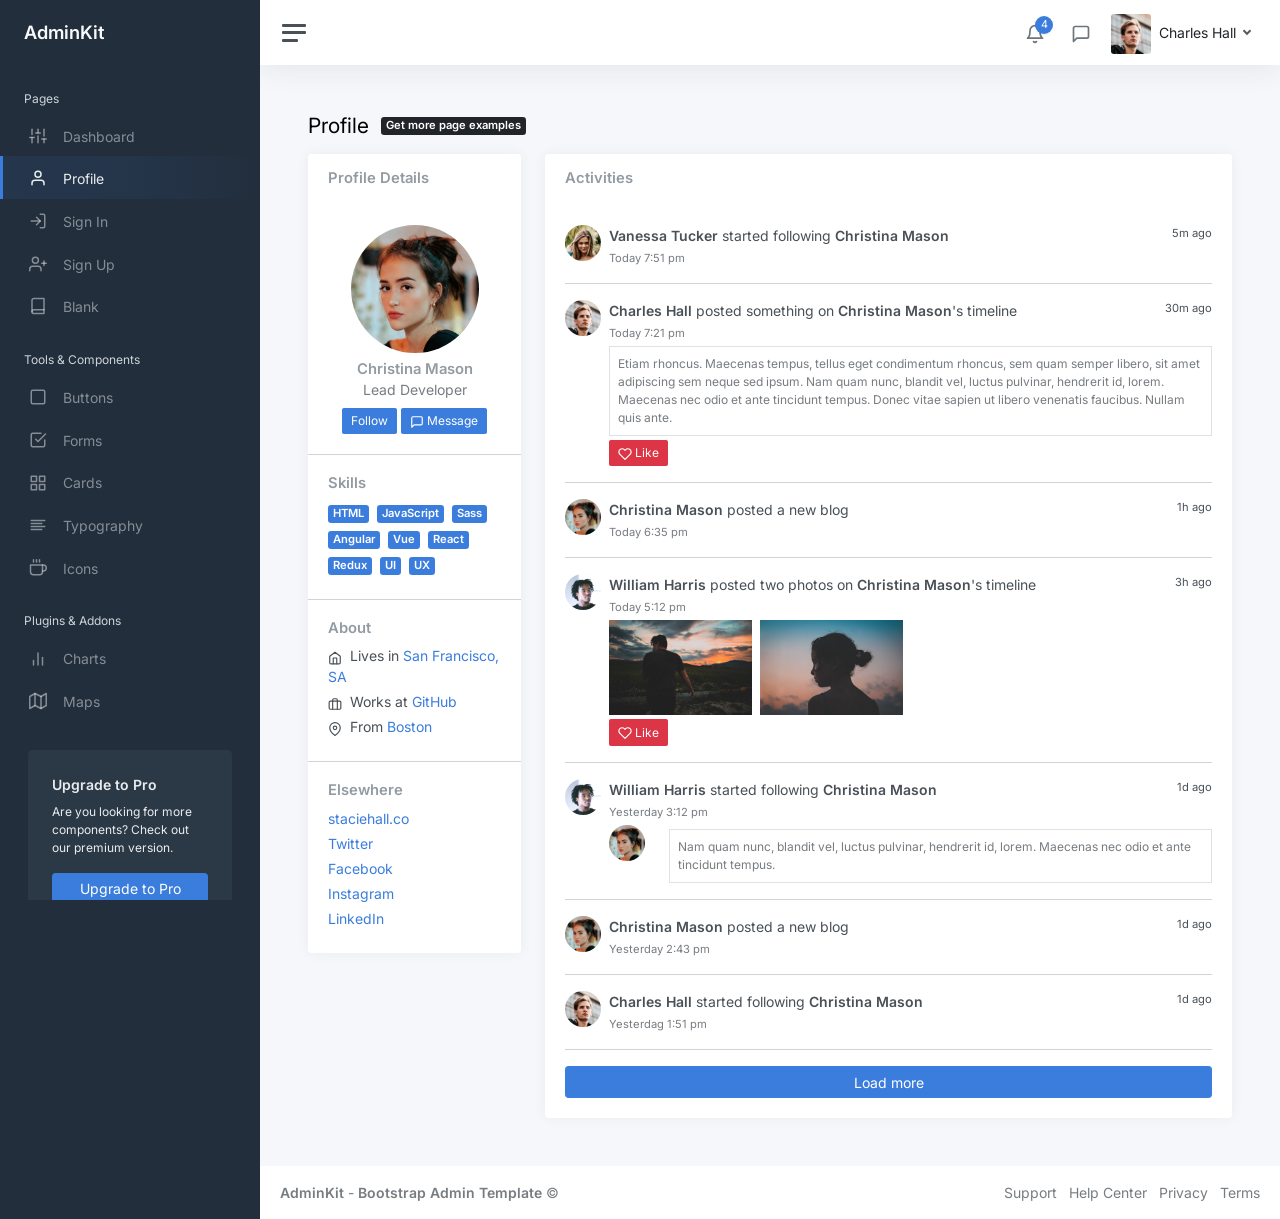
<file: QuanLyBanSach/wwwroot/layoutadmin/pages-profile.html>
<!DOCTYPE html>
<html lang="en">

<head>
	<meta charset="utf-8">
	<meta http-equiv="X-UA-Compatible" content="IE=edge">
	<meta name="viewport" content="width=device-width, initial-scale=1, shrink-to-fit=no">
	<meta name="description" content="Responsive Admin &amp; Dashboard Template based on Bootstrap 5">
	<meta name="author" content="AdminKit">
	<meta name="keywords" content="adminkit, bootstrap, bootstrap 5, admin, dashboard, template, responsive, css, sass, html, theme, front-end, ui kit, web">

	<link rel="preconnect" href="https://fonts.gstatic.com">
	<link rel="shortcut icon" href="img/icons/icon-48x48.png" />

	<link rel="canonical" href="https://demo-basic.adminkit.io/pages-profile.html" />

	<title>Profile | AdminKit Demo</title>

	<link href="css/app.css" rel="stylesheet">
	<link href="https://fonts.googleapis.com/css2?family=Inter:wght@300;400;600&display=swap" rel="stylesheet">
</head>

<body>
	<div class="wrapper">
		<nav id="sidebar" class="sidebar js-sidebar">
			<div class="sidebar-content js-simplebar">
				<a class="sidebar-brand" href="index.html">
          <span class="align-middle">AdminKit</span>
        </a>

				<ul class="sidebar-nav">
					<li class="sidebar-header">
						Pages
					</li>

					<li class="sidebar-item">
						<a class="sidebar-link" href="index.html">
              <i class="align-middle" data-feather="sliders"></i> <span class="align-middle">Dashboard</span>
            </a>
					</li>

					<li class="sidebar-item active">
						<a class="sidebar-link" href="pages-profile.html">
              <i class="align-middle" data-feather="user"></i> <span class="align-middle">Profile</span>
            </a>
					</li>

					<li class="sidebar-item">
						<a class="sidebar-link" href="pages-sign-in.html">
              <i class="align-middle" data-feather="log-in"></i> <span class="align-middle">Sign In</span>
            </a>
					</li>

					<li class="sidebar-item">
						<a class="sidebar-link" href="pages-sign-up.html">
              <i class="align-middle" data-feather="user-plus"></i> <span class="align-middle">Sign Up</span>
            </a>
					</li>

					<li class="sidebar-item">
						<a class="sidebar-link" href="pages-blank.html">
              <i class="align-middle" data-feather="book"></i> <span class="align-middle">Blank</span>
            </a>
					</li>

					<li class="sidebar-header">
						Tools & Components
					</li>

					<li class="sidebar-item">
						<a class="sidebar-link" href="ui-buttons.html">
              <i class="align-middle" data-feather="square"></i> <span class="align-middle">Buttons</span>
            </a>
					</li>

					<li class="sidebar-item">
						<a class="sidebar-link" href="ui-forms.html">
              <i class="align-middle" data-feather="check-square"></i> <span class="align-middle">Forms</span>
            </a>
					</li>

					<li class="sidebar-item">
						<a class="sidebar-link" href="ui-cards.html">
              <i class="align-middle" data-feather="grid"></i> <span class="align-middle">Cards</span>
            </a>
					</li>

					<li class="sidebar-item">
						<a class="sidebar-link" href="ui-typography.html">
              <i class="align-middle" data-feather="align-left"></i> <span class="align-middle">Typography</span>
            </a>
					</li>

					<li class="sidebar-item">
						<a class="sidebar-link" href="icons-feather.html">
              <i class="align-middle" data-feather="coffee"></i> <span class="align-middle">Icons</span>
            </a>
					</li>

					<li class="sidebar-header">
						Plugins & Addons
					</li>

					<li class="sidebar-item">
						<a class="sidebar-link" href="charts-chartjs.html">
              <i class="align-middle" data-feather="bar-chart-2"></i> <span class="align-middle">Charts</span>
            </a>
					</li>

					<li class="sidebar-item">
						<a class="sidebar-link" href="maps-google.html">
              <i class="align-middle" data-feather="map"></i> <span class="align-middle">Maps</span>
            </a>
					</li>
				</ul>

				<div class="sidebar-cta">
					<div class="sidebar-cta-content">
						<strong class="d-inline-block mb-2">Upgrade to Pro</strong>
						<div class="mb-3 text-sm">
							Are you looking for more components? Check out our premium version.
						</div>
						<div class="d-grid">
							<a href="upgrade-to-pro.html" class="btn btn-primary">Upgrade to Pro</a>
						</div>
					</div>
				</div>
			</div>
		</nav>

		<div class="main">
			<nav class="navbar navbar-expand navbar-light navbar-bg">
				<a class="sidebar-toggle js-sidebar-toggle">
          <i class="hamburger align-self-center"></i>
        </a>

				<div class="navbar-collapse collapse">
					<ul class="navbar-nav navbar-align">
						<li class="nav-item dropdown">
							<a class="nav-icon dropdown-toggle" href="#" id="alertsDropdown" data-bs-toggle="dropdown">
								<div class="position-relative">
									<i class="align-middle" data-feather="bell"></i>
									<span class="indicator">4</span>
								</div>
							</a>
							<div class="dropdown-menu dropdown-menu-lg dropdown-menu-end py-0" aria-labelledby="alertsDropdown">
								<div class="dropdown-menu-header">
									4 New Notifications
								</div>
								<div class="list-group">
									<a href="#" class="list-group-item">
										<div class="row g-0 align-items-center">
											<div class="col-2">
												<i class="text-danger" data-feather="alert-circle"></i>
											</div>
											<div class="col-10">
												<div class="text-dark">Update completed</div>
												<div class="text-muted small mt-1">Restart server 12 to complete the update.</div>
												<div class="text-muted small mt-1">30m ago</div>
											</div>
										</div>
									</a>
									<a href="#" class="list-group-item">
										<div class="row g-0 align-items-center">
											<div class="col-2">
												<i class="text-warning" data-feather="bell"></i>
											</div>
											<div class="col-10">
												<div class="text-dark">Lorem ipsum</div>
												<div class="text-muted small mt-1">Aliquam ex eros, imperdiet vulputate hendrerit et.</div>
												<div class="text-muted small mt-1">2h ago</div>
											</div>
										</div>
									</a>
									<a href="#" class="list-group-item">
										<div class="row g-0 align-items-center">
											<div class="col-2">
												<i class="text-primary" data-feather="home"></i>
											</div>
											<div class="col-10">
												<div class="text-dark">Login from 192.186.1.8</div>
												<div class="text-muted small mt-1">5h ago</div>
											</div>
										</div>
									</a>
									<a href="#" class="list-group-item">
										<div class="row g-0 align-items-center">
											<div class="col-2">
												<i class="text-success" data-feather="user-plus"></i>
											</div>
											<div class="col-10">
												<div class="text-dark">New connection</div>
												<div class="text-muted small mt-1">Christina accepted your request.</div>
												<div class="text-muted small mt-1">14h ago</div>
											</div>
										</div>
									</a>
								</div>
								<div class="dropdown-menu-footer">
									<a href="#" class="text-muted">Show all notifications</a>
								</div>
							</div>
						</li>
						<li class="nav-item dropdown">
							<a class="nav-icon dropdown-toggle" href="#" id="messagesDropdown" data-bs-toggle="dropdown">
								<div class="position-relative">
									<i class="align-middle" data-feather="message-square"></i>
								</div>
							</a>
							<div class="dropdown-menu dropdown-menu-lg dropdown-menu-end py-0" aria-labelledby="messagesDropdown">
								<div class="dropdown-menu-header">
									<div class="position-relative">
										4 New Messages
									</div>
								</div>
								<div class="list-group">
									<a href="#" class="list-group-item">
										<div class="row g-0 align-items-center">
											<div class="col-2">
												<img src="img/avatars/avatar-5.jpg" class="avatar img-fluid rounded-circle" alt="Vanessa Tucker">
											</div>
											<div class="col-10 ps-2">
												<div class="text-dark">Vanessa Tucker</div>
												<div class="text-muted small mt-1">Nam pretium turpis et arcu. Duis arcu tortor.</div>
												<div class="text-muted small mt-1">15m ago</div>
											</div>
										</div>
									</a>
									<a href="#" class="list-group-item">
										<div class="row g-0 align-items-center">
											<div class="col-2">
												<img src="img/avatars/avatar-2.jpg" class="avatar img-fluid rounded-circle" alt="William Harris">
											</div>
											<div class="col-10 ps-2">
												<div class="text-dark">William Harris</div>
												<div class="text-muted small mt-1">Curabitur ligula sapien euismod vitae.</div>
												<div class="text-muted small mt-1">2h ago</div>
											</div>
										</div>
									</a>
									<a href="#" class="list-group-item">
										<div class="row g-0 align-items-center">
											<div class="col-2">
												<img src="img/avatars/avatar-4.jpg" class="avatar img-fluid rounded-circle" alt="Christina Mason">
											</div>
											<div class="col-10 ps-2">
												<div class="text-dark">Christina Mason</div>
												<div class="text-muted small mt-1">Pellentesque auctor neque nec urna.</div>
												<div class="text-muted small mt-1">4h ago</div>
											</div>
										</div>
									</a>
									<a href="#" class="list-group-item">
										<div class="row g-0 align-items-center">
											<div class="col-2">
												<img src="img/avatars/avatar-3.jpg" class="avatar img-fluid rounded-circle" alt="Sharon Lessman">
											</div>
											<div class="col-10 ps-2">
												<div class="text-dark">Sharon Lessman</div>
												<div class="text-muted small mt-1">Aenean tellus metus, bibendum sed, posuere ac, mattis non.</div>
												<div class="text-muted small mt-1">5h ago</div>
											</div>
										</div>
									</a>
								</div>
								<div class="dropdown-menu-footer">
									<a href="#" class="text-muted">Show all messages</a>
								</div>
							</div>
						</li>
						<li class="nav-item dropdown">
							<a class="nav-icon dropdown-toggle d-inline-block d-sm-none" href="#" data-bs-toggle="dropdown">
                <i class="align-middle" data-feather="settings"></i>
              </a>

							<a class="nav-link dropdown-toggle d-none d-sm-inline-block" href="#" data-bs-toggle="dropdown">
                <img src="img/avatars/avatar.jpg" class="avatar img-fluid rounded me-1" alt="Charles Hall" /> <span class="text-dark">Charles Hall</span>
              </a>
							<div class="dropdown-menu dropdown-menu-end">
								<a class="dropdown-item" href="pages-profile.html"><i class="align-middle me-1" data-feather="user"></i> Profile</a>
								<a class="dropdown-item" href="#"><i class="align-middle me-1" data-feather="pie-chart"></i> Analytics</a>
								<div class="dropdown-divider"></div>
								<a class="dropdown-item" href="index.html"><i class="align-middle me-1" data-feather="settings"></i> Settings & Privacy</a>
								<a class="dropdown-item" href="#"><i class="align-middle me-1" data-feather="help-circle"></i> Help Center</a>
								<div class="dropdown-divider"></div>
								<a class="dropdown-item" href="#">Log out</a>
							</div>
						</li>
					</ul>
				</div>
			</nav>

			<main class="content">
				<div class="container-fluid p-0">

					<div class="mb-3">
						<h1 class="h3 d-inline align-middle">Profile</h1>
						<a class="badge bg-dark text-white ms-2" href="upgrade-to-pro.html">
      Get more page examples
  </a>
					</div>
					<div class="row">
						<div class="col-md-4 col-xl-3">
							<div class="card mb-3">
								<div class="card-header">
									<h5 class="card-title mb-0">Profile Details</h5>
								</div>
								<div class="card-body text-center">
									<img src="img/avatars/avatar-4.jpg" alt="Christina Mason" class="img-fluid rounded-circle mb-2" width="128" height="128" />
									<h5 class="card-title mb-0">Christina Mason</h5>
									<div class="text-muted mb-2">Lead Developer</div>

									<div>
										<a class="btn btn-primary btn-sm" href="#">Follow</a>
										<a class="btn btn-primary btn-sm" href="#"><span data-feather="message-square"></span> Message</a>
									</div>
								</div>
								<hr class="my-0" />
								<div class="card-body">
									<h5 class="h6 card-title">Skills</h5>
									<a href="#" class="badge bg-primary me-1 my-1">HTML</a>
									<a href="#" class="badge bg-primary me-1 my-1">JavaScript</a>
									<a href="#" class="badge bg-primary me-1 my-1">Sass</a>
									<a href="#" class="badge bg-primary me-1 my-1">Angular</a>
									<a href="#" class="badge bg-primary me-1 my-1">Vue</a>
									<a href="#" class="badge bg-primary me-1 my-1">React</a>
									<a href="#" class="badge bg-primary me-1 my-1">Redux</a>
									<a href="#" class="badge bg-primary me-1 my-1">UI</a>
									<a href="#" class="badge bg-primary me-1 my-1">UX</a>
								</div>
								<hr class="my-0" />
								<div class="card-body">
									<h5 class="h6 card-title">About</h5>
									<ul class="list-unstyled mb-0">
										<li class="mb-1"><span data-feather="home" class="feather-sm me-1"></span> Lives in <a href="#">San Francisco, SA</a></li>

										<li class="mb-1"><span data-feather="briefcase" class="feather-sm me-1"></span> Works at <a href="#">GitHub</a></li>
										<li class="mb-1"><span data-feather="map-pin" class="feather-sm me-1"></span> From <a href="#">Boston</a></li>
									</ul>
								</div>
								<hr class="my-0" />
								<div class="card-body">
									<h5 class="h6 card-title">Elsewhere</h5>
									<ul class="list-unstyled mb-0">
										<li class="mb-1"><a href="#">staciehall.co</a></li>
										<li class="mb-1"><a href="#">Twitter</a></li>
										<li class="mb-1"><a href="#">Facebook</a></li>
										<li class="mb-1"><a href="#">Instagram</a></li>
										<li class="mb-1"><a href="#">LinkedIn</a></li>
									</ul>
								</div>
							</div>
						</div>

						<div class="col-md-8 col-xl-9">
							<div class="card">
								<div class="card-header">

									<h5 class="card-title mb-0">Activities</h5>
								</div>
								<div class="card-body h-100">

									<div class="d-flex align-items-start">
										<img src="img/avatars/avatar-5.jpg" width="36" height="36" class="rounded-circle me-2" alt="Vanessa Tucker">
										<div class="flex-grow-1">
											<small class="float-end text-navy">5m ago</small>
											<strong>Vanessa Tucker</strong> started following <strong>Christina Mason</strong><br />
											<small class="text-muted">Today 7:51 pm</small><br />

										</div>
									</div>

									<hr />
									<div class="d-flex align-items-start">
										<img src="img/avatars/avatar.jpg" width="36" height="36" class="rounded-circle me-2" alt="Charles Hall">
										<div class="flex-grow-1">
											<small class="float-end text-navy">30m ago</small>
											<strong>Charles Hall</strong> posted something on <strong>Christina Mason</strong>'s timeline<br />
											<small class="text-muted">Today 7:21 pm</small>

											<div class="border text-sm text-muted p-2 mt-1">
												Etiam rhoncus. Maecenas tempus, tellus eget condimentum rhoncus, sem quam semper libero, sit amet adipiscing sem neque sed ipsum. Nam quam nunc, blandit vel, luctus
												pulvinar, hendrerit id, lorem. Maecenas nec odio et ante tincidunt tempus. Donec vitae sapien ut libero venenatis faucibus. Nullam quis ante.
											</div>

											<a href="#" class="btn btn-sm btn-danger mt-1"><i class="feather-sm" data-feather="heart"></i> Like</a>
										</div>
									</div>

									<hr />
									<div class="d-flex align-items-start">
										<img src="img/avatars/avatar-4.jpg" width="36" height="36" class="rounded-circle me-2" alt="Christina Mason">
										<div class="flex-grow-1">
											<small class="float-end text-navy">1h ago</small>
											<strong>Christina Mason</strong> posted a new blog<br />

											<small class="text-muted">Today 6:35 pm</small>
										</div>
									</div>

									<hr />
									<div class="d-flex align-items-start">
										<img src="img/avatars/avatar-2.jpg" width="36" height="36" class="rounded-circle me-2" alt="William Harris">
										<div class="flex-grow-1">
											<small class="float-end text-navy">3h ago</small>
											<strong>William Harris</strong> posted two photos on <strong>Christina Mason</strong>'s timeline<br />
											<small class="text-muted">Today 5:12 pm</small>

											<div class="row g-0 mt-1">
												<div class="col-6 col-md-4 col-lg-4 col-xl-3">
													<img src="img/photos/unsplash-1.jpg" class="img-fluid pe-2" alt="Unsplash">
												</div>
												<div class="col-6 col-md-4 col-lg-4 col-xl-3">
													<img src="img/photos/unsplash-2.jpg" class="img-fluid pe-2" alt="Unsplash">
												</div>
											</div>

											<a href="#" class="btn btn-sm btn-danger mt-1"><i class="feather-sm" data-feather="heart"></i> Like</a>
										</div>
									</div>

									<hr />
									<div class="d-flex align-items-start">
										<img src="img/avatars/avatar-2.jpg" width="36" height="36" class="rounded-circle me-2" alt="William Harris">
										<div class="flex-grow-1">
											<small class="float-end text-navy">1d ago</small>
											<strong>William Harris</strong> started following <strong>Christina Mason</strong><br />
											<small class="text-muted">Yesterday 3:12 pm</small>

											<div class="d-flex align-items-start mt-1">
												<a class="pe-3" href="#">
                <img src="img/avatars/avatar-4.jpg" width="36" height="36" class="rounded-circle me-2" alt="Christina Mason">
              </a>
												<div class="flex-grow-1">
													<div class="border text-sm text-muted p-2 mt-1">
														Nam quam nunc, blandit vel, luctus pulvinar, hendrerit id, lorem. Maecenas nec odio et ante tincidunt tempus.
													</div>
												</div>
											</div>
										</div>
									</div>

									<hr />
									<div class="d-flex align-items-start">
										<img src="img/avatars/avatar-4.jpg" width="36" height="36" class="rounded-circle me-2" alt="Christina Mason">
										<div class="flex-grow-1">
											<small class="float-end text-navy">1d ago</small>
											<strong>Christina Mason</strong> posted a new blog<br />
											<small class="text-muted">Yesterday 2:43 pm</small>
										</div>
									</div>

									<hr />
									<div class="d-flex align-items-start">
										<img src="img/avatars/avatar.jpg" width="36" height="36" class="rounded-circle me-2" alt="Charles Hall">
										<div class="flex-grow-1">
											<small class="float-end text-navy">1d ago</small>
											<strong>Charles Hall</strong> started following <strong>Christina Mason</strong><br />
											<small class="text-muted">Yesterdag 1:51 pm</small>
										</div>
									</div>

									<hr />
									<div class="d-grid">
										<a href="#" class="btn btn-primary">Load more</a>
									</div>
								</div>
							</div>
						</div>
					</div>

				</div>
			</main>

			<footer class="footer">
				<div class="container-fluid">
					<div class="row text-muted">
						<div class="col-6 text-start">
							<p class="mb-0">
								<a class="text-muted" href="https://adminkit.io/" target="_blank"><strong>AdminKit</strong></a> - <a class="text-muted" href="https://adminkit.io/" target="_blank"><strong>Bootstrap Admin Template</strong></a>								&copy;
							</p>
						</div>
						<div class="col-6 text-end">
							<ul class="list-inline">
								<li class="list-inline-item">
									<a class="text-muted" href="https://adminkit.io/" target="_blank">Support</a>
								</li>
								<li class="list-inline-item">
									<a class="text-muted" href="https://adminkit.io/" target="_blank">Help Center</a>
								</li>
								<li class="list-inline-item">
									<a class="text-muted" href="https://adminkit.io/" target="_blank">Privacy</a>
								</li>
								<li class="list-inline-item">
									<a class="text-muted" href="https://adminkit.io/" target="_blank">Terms</a>
								</li>
							</ul>
						</div>
					</div>
				</div>
			</footer>
		</div>
	</div>

	<script src="js/app.js"></script>

</body>

</html>
</file>
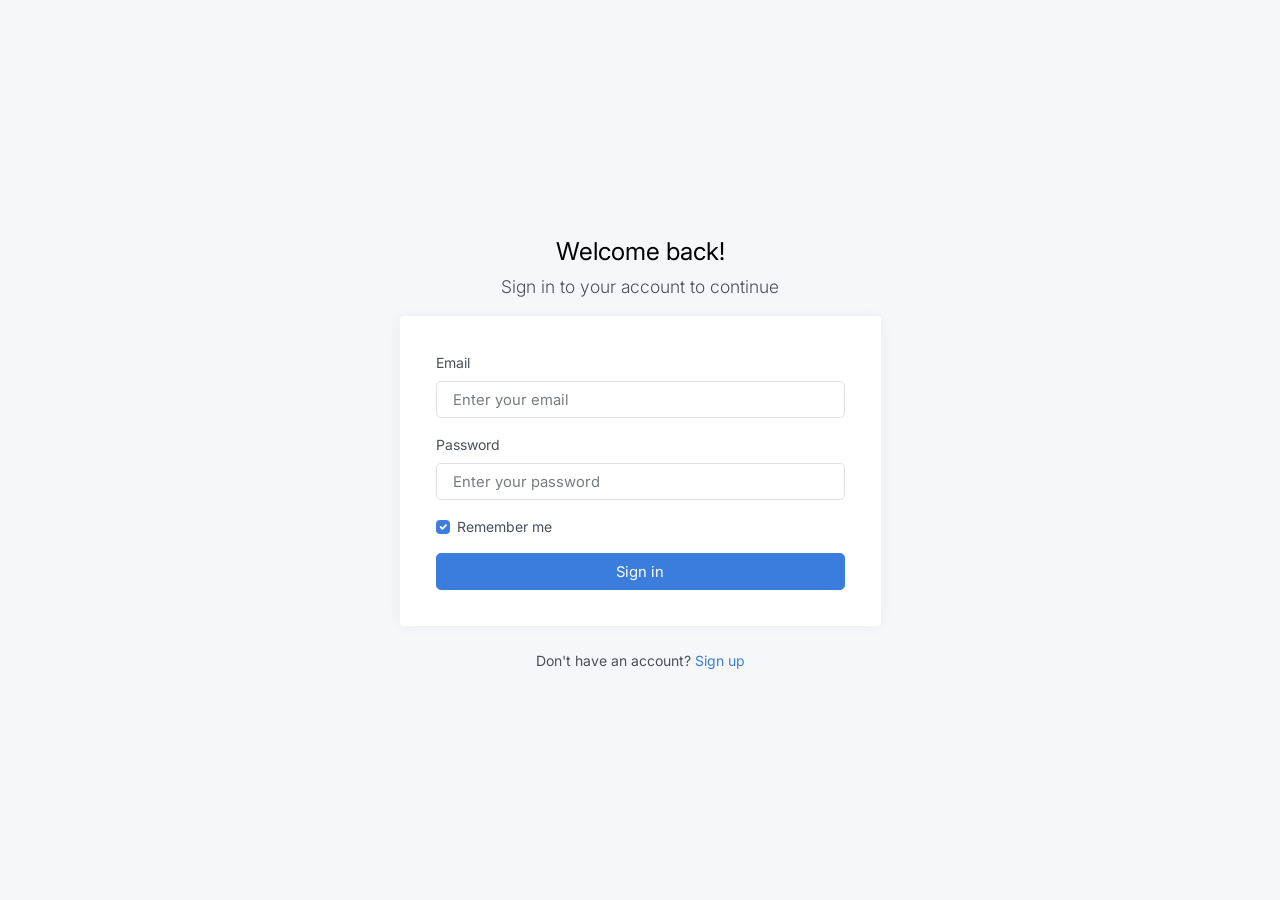
<file: QuanLyBanSach/wwwroot/layoutadmin/pages-sign-in.html>
<!DOCTYPE html>
<html lang="en">

<head>
	<meta charset="utf-8">
	<meta http-equiv="X-UA-Compatible" content="IE=edge">
	<meta name="viewport" content="width=device-width, initial-scale=1, shrink-to-fit=no">
	<meta name="description" content="Responsive Admin &amp; Dashboard Template based on Bootstrap 5">
	<meta name="author" content="AdminKit">
	<meta name="keywords" content="adminkit, bootstrap, bootstrap 5, admin, dashboard, template, responsive, css, sass, html, theme, front-end, ui kit, web">

	<link rel="preconnect" href="https://fonts.gstatic.com">
	<link rel="shortcut icon" href="img/icons/icon-48x48.png" />

	<link rel="canonical" href="https://demo-basic.adminkit.io/pages-sign-in.html" />

	<title>Sign In | AdminKit Demo</title>

	<link href="css/app.css" rel="stylesheet">
	<link href="https://fonts.googleapis.com/css2?family=Inter:wght@300;400;600&display=swap" rel="stylesheet">
</head>

<body>
	<main class="d-flex w-100">
		<div class="container d-flex flex-column">
			<div class="row vh-100">
				<div class="col-sm-10 col-md-8 col-lg-6 col-xl-5 mx-auto d-table h-100">
					<div class="d-table-cell align-middle">

						<div class="text-center mt-4">
							<h1 class="h2">Welcome back!</h1>
							<p class="lead">
								Sign in to your account to continue
							</p>
						</div>

						<div class="card">
							<div class="card-body">
								<div class="m-sm-3">
									<form>
										<div class="mb-3">
											<label class="form-label">Email</label>
											<input class="form-control form-control-lg" type="email" name="email" placeholder="Enter your email" />
										</div>
										<div class="mb-3">
											<label class="form-label">Password</label>
											<input class="form-control form-control-lg" type="password" name="password" placeholder="Enter your password" />
										</div>
										<div>
											<div class="form-check align-items-center">
												<input id="customControlInline" type="checkbox" class="form-check-input" value="remember-me" name="remember-me" checked>
												<label class="form-check-label text-small" for="customControlInline">Remember me</label>
											</div>
										</div>
										<div class="d-grid gap-2 mt-3">
											<a href="index.html" class="btn btn-lg btn-primary">Sign in</a>
										</div>
									</form>
								</div>
							</div>
						</div>
						<div class="text-center mb-3">
							Don't have an account? <a href="pages-sign-up.html">Sign up</a>
						</div>
					</div>
				</div>
			</div>
		</div>
	</main>

	<script src="js/app.js"></script>

</body>

</html>
</file>
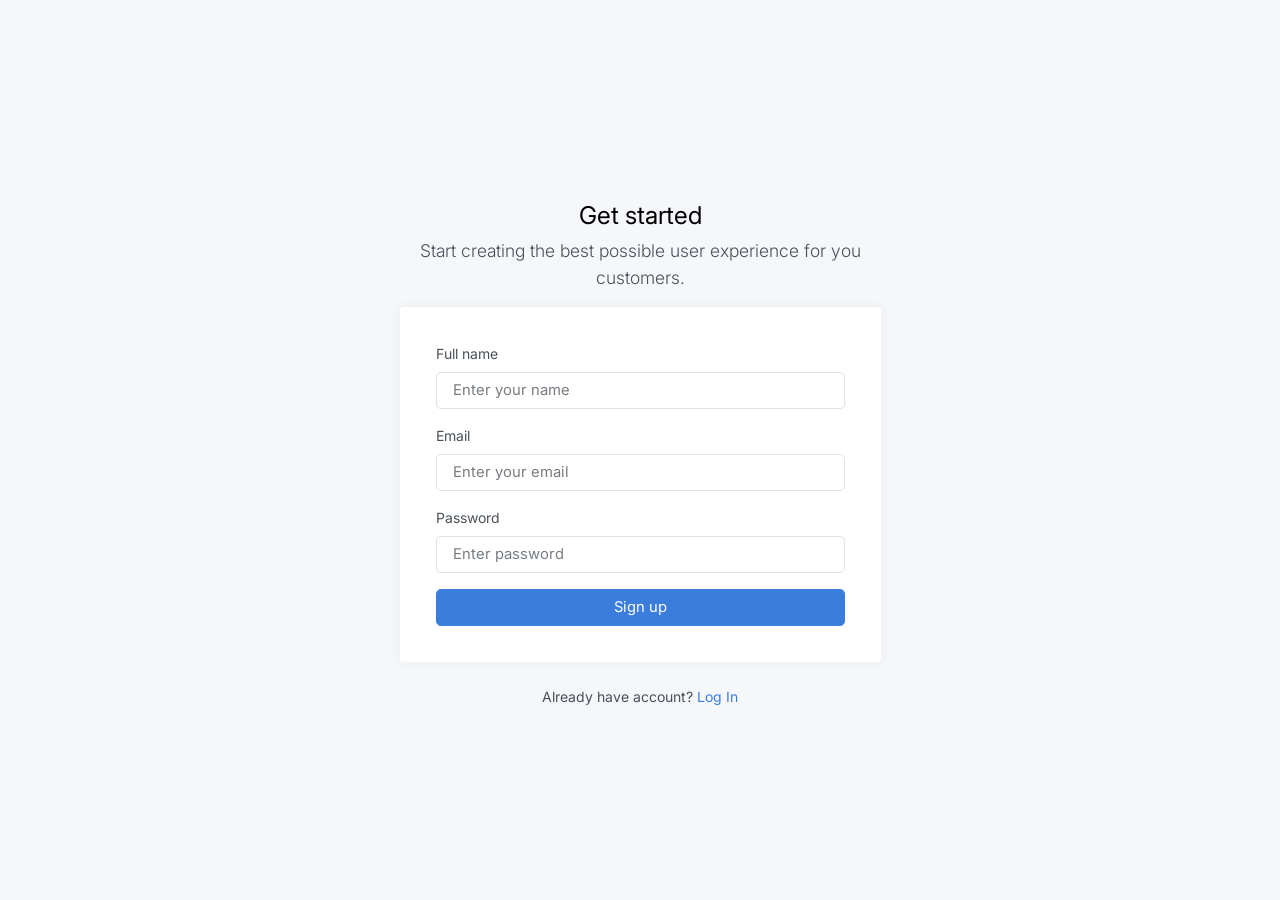
<file: QuanLyBanSach/wwwroot/layoutadmin/pages-sign-up.html>
<!DOCTYPE html>
<html lang="en">

<head>
	<meta charset="utf-8">
	<meta http-equiv="X-UA-Compatible" content="IE=edge">
	<meta name="viewport" content="width=device-width, initial-scale=1, shrink-to-fit=no">
	<meta name="description" content="Responsive Admin &amp; Dashboard Template based on Bootstrap 5">
	<meta name="author" content="AdminKit">
	<meta name="keywords" content="adminkit, bootstrap, bootstrap 5, admin, dashboard, template, responsive, css, sass, html, theme, front-end, ui kit, web">

	<link rel="preconnect" href="https://fonts.gstatic.com">
	<link rel="shortcut icon" href="img/icons/icon-48x48.png" />

	<link rel="canonical" href="https://demo-basic.adminkit.io/pages-sign-up.html" />

	<title>Sign Up | AdminKit Demo</title>

	<link href="css/app.css" rel="stylesheet">
	<link href="https://fonts.googleapis.com/css2?family=Inter:wght@300;400;600&display=swap" rel="stylesheet">
</head>

<body>
	<main class="d-flex w-100">
		<div class="container d-flex flex-column">
			<div class="row vh-100">
				<div class="col-sm-10 col-md-8 col-lg-6 col-xl-5 mx-auto d-table h-100">
					<div class="d-table-cell align-middle">

						<div class="text-center mt-4">
							<h1 class="h2">Get started</h1>
							<p class="lead">
								Start creating the best possible user experience for you customers.
							</p>
						</div>

						<div class="card">
							<div class="card-body">
								<div class="m-sm-3">
									<form>
										<div class="mb-3">
											<label class="form-label">Full name</label>
											<input class="form-control form-control-lg" type="text" name="name" placeholder="Enter your name" />
										</div>
										<div class="mb-3">
											<label class="form-label">Email</label>
											<input class="form-control form-control-lg" type="email" name="email" placeholder="Enter your email" />
										</div>
										<div class="mb-3">
											<label class="form-label">Password</label>
											<input class="form-control form-control-lg" type="password" name="password" placeholder="Enter password" />
										</div>
										<div class="d-grid gap-2 mt-3">
											<a href="index.html" class="btn btn-lg btn-primary">Sign up</a>
										</div>
									</form>
								</div>
							</div>
						</div>
						<div class="text-center mb-3">
							Already have account? <a href="pages-sign-in.html">Log In</a>
						</div>
					</div>
				</div>
			</div>
		</div>
	</main>

	<script src="js/app.js"></script>

</body>

</html>
</file>
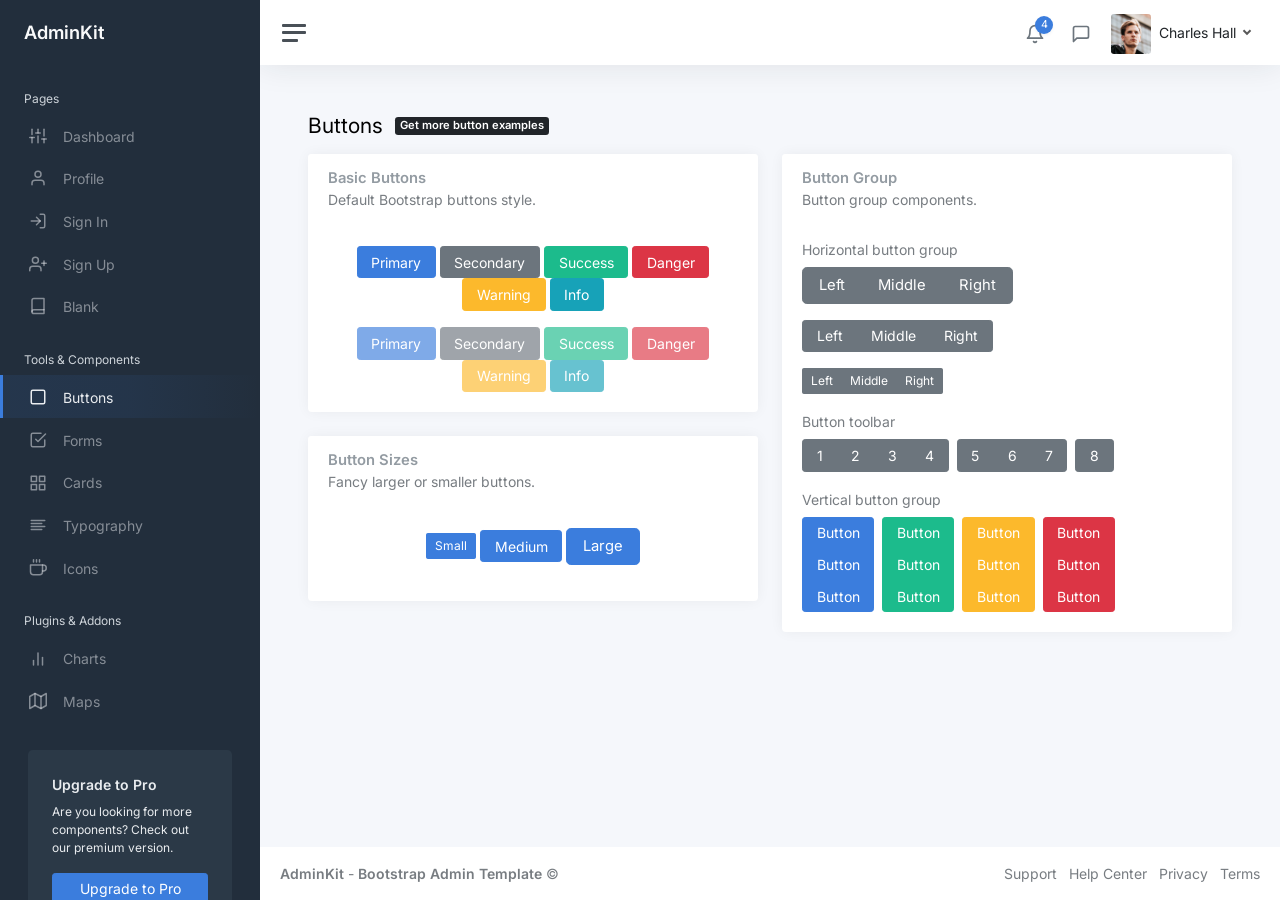
<file: QuanLyBanSach/wwwroot/layoutadmin/ui-buttons.html>
<!DOCTYPE html>
<html lang="en">

<head>
	<meta charset="utf-8">
	<meta http-equiv="X-UA-Compatible" content="IE=edge">
	<meta name="viewport" content="width=device-width, initial-scale=1, shrink-to-fit=no">
	<meta name="description" content="Responsive Admin &amp; Dashboard Template based on Bootstrap 5">
	<meta name="author" content="AdminKit">
	<meta name="keywords" content="adminkit, bootstrap, bootstrap 5, admin, dashboard, template, responsive, css, sass, html, theme, front-end, ui kit, web">

	<link rel="preconnect" href="https://fonts.gstatic.com">
	<link rel="shortcut icon" href="img/icons/icon-48x48.png" />

	<link rel="canonical" href="https://demo-basic.adminkit.io/ui-buttons.html" />

	<title>Buttons | AdminKit Demo</title>

	<link href="css/app.css" rel="stylesheet">
	<link href="https://fonts.googleapis.com/css2?family=Inter:wght@300;400;600&display=swap" rel="stylesheet">
</head>

<body>
	<div class="wrapper">
		<nav id="sidebar" class="sidebar js-sidebar">
			<div class="sidebar-content js-simplebar">
				<a class="sidebar-brand" href="index.html">
          <span class="align-middle">AdminKit</span>
        </a>

				<ul class="sidebar-nav">
					<li class="sidebar-header">
						Pages
					</li>

					<li class="sidebar-item">
						<a class="sidebar-link" href="index.html">
              <i class="align-middle" data-feather="sliders"></i> <span class="align-middle">Dashboard</span>
            </a>
					</li>

					<li class="sidebar-item">
						<a class="sidebar-link" href="pages-profile.html">
              <i class="align-middle" data-feather="user"></i> <span class="align-middle">Profile</span>
            </a>
					</li>

					<li class="sidebar-item">
						<a class="sidebar-link" href="pages-sign-in.html">
              <i class="align-middle" data-feather="log-in"></i> <span class="align-middle">Sign In</span>
            </a>
					</li>

					<li class="sidebar-item">
						<a class="sidebar-link" href="pages-sign-up.html">
              <i class="align-middle" data-feather="user-plus"></i> <span class="align-middle">Sign Up</span>
            </a>
					</li>

					<li class="sidebar-item">
						<a class="sidebar-link" href="pages-blank.html">
              <i class="align-middle" data-feather="book"></i> <span class="align-middle">Blank</span>
            </a>
					</li>

					<li class="sidebar-header">
						Tools & Components
					</li>

					<li class="sidebar-item active">
						<a class="sidebar-link" href="ui-buttons.html">
              <i class="align-middle" data-feather="square"></i> <span class="align-middle">Buttons</span>
            </a>
					</li>

					<li class="sidebar-item">
						<a class="sidebar-link" href="ui-forms.html">
              <i class="align-middle" data-feather="check-square"></i> <span class="align-middle">Forms</span>
            </a>
					</li>

					<li class="sidebar-item">
						<a class="sidebar-link" href="ui-cards.html">
              <i class="align-middle" data-feather="grid"></i> <span class="align-middle">Cards</span>
            </a>
					</li>

					<li class="sidebar-item">
						<a class="sidebar-link" href="ui-typography.html">
              <i class="align-middle" data-feather="align-left"></i> <span class="align-middle">Typography</span>
            </a>
					</li>

					<li class="sidebar-item">
						<a class="sidebar-link" href="icons-feather.html">
              <i class="align-middle" data-feather="coffee"></i> <span class="align-middle">Icons</span>
            </a>
					</li>

					<li class="sidebar-header">
						Plugins & Addons
					</li>

					<li class="sidebar-item">
						<a class="sidebar-link" href="charts-chartjs.html">
              <i class="align-middle" data-feather="bar-chart-2"></i> <span class="align-middle">Charts</span>
            </a>
					</li>

					<li class="sidebar-item">
						<a class="sidebar-link" href="maps-google.html">
              <i class="align-middle" data-feather="map"></i> <span class="align-middle">Maps</span>
            </a>
					</li>
				</ul>

				<div class="sidebar-cta">
					<div class="sidebar-cta-content">
						<strong class="d-inline-block mb-2">Upgrade to Pro</strong>
						<div class="mb-3 text-sm">
							Are you looking for more components? Check out our premium version.
						</div>
						<div class="d-grid">
							<a href="upgrade-to-pro.html" class="btn btn-primary">Upgrade to Pro</a>
						</div>
					</div>
				</div>
			</div>
		</nav>

		<div class="main">
			<nav class="navbar navbar-expand navbar-light navbar-bg">
				<a class="sidebar-toggle js-sidebar-toggle">
          <i class="hamburger align-self-center"></i>
        </a>

				<div class="navbar-collapse collapse">
					<ul class="navbar-nav navbar-align">
						<li class="nav-item dropdown">
							<a class="nav-icon dropdown-toggle" href="#" id="alertsDropdown" data-bs-toggle="dropdown">
								<div class="position-relative">
									<i class="align-middle" data-feather="bell"></i>
									<span class="indicator">4</span>
								</div>
							</a>
							<div class="dropdown-menu dropdown-menu-lg dropdown-menu-end py-0" aria-labelledby="alertsDropdown">
								<div class="dropdown-menu-header">
									4 New Notifications
								</div>
								<div class="list-group">
									<a href="#" class="list-group-item">
										<div class="row g-0 align-items-center">
											<div class="col-2">
												<i class="text-danger" data-feather="alert-circle"></i>
											</div>
											<div class="col-10">
												<div class="text-dark">Update completed</div>
												<div class="text-muted small mt-1">Restart server 12 to complete the update.</div>
												<div class="text-muted small mt-1">30m ago</div>
											</div>
										</div>
									</a>
									<a href="#" class="list-group-item">
										<div class="row g-0 align-items-center">
											<div class="col-2">
												<i class="text-warning" data-feather="bell"></i>
											</div>
											<div class="col-10">
												<div class="text-dark">Lorem ipsum</div>
												<div class="text-muted small mt-1">Aliquam ex eros, imperdiet vulputate hendrerit et.</div>
												<div class="text-muted small mt-1">2h ago</div>
											</div>
										</div>
									</a>
									<a href="#" class="list-group-item">
										<div class="row g-0 align-items-center">
											<div class="col-2">
												<i class="text-primary" data-feather="home"></i>
											</div>
											<div class="col-10">
												<div class="text-dark">Login from 192.186.1.8</div>
												<div class="text-muted small mt-1">5h ago</div>
											</div>
										</div>
									</a>
									<a href="#" class="list-group-item">
										<div class="row g-0 align-items-center">
											<div class="col-2">
												<i class="text-success" data-feather="user-plus"></i>
											</div>
											<div class="col-10">
												<div class="text-dark">New connection</div>
												<div class="text-muted small mt-1">Christina accepted your request.</div>
												<div class="text-muted small mt-1">14h ago</div>
											</div>
										</div>
									</a>
								</div>
								<div class="dropdown-menu-footer">
									<a href="#" class="text-muted">Show all notifications</a>
								</div>
							</div>
						</li>
						<li class="nav-item dropdown">
							<a class="nav-icon dropdown-toggle" href="#" id="messagesDropdown" data-bs-toggle="dropdown">
								<div class="position-relative">
									<i class="align-middle" data-feather="message-square"></i>
								</div>
							</a>
							<div class="dropdown-menu dropdown-menu-lg dropdown-menu-end py-0" aria-labelledby="messagesDropdown">
								<div class="dropdown-menu-header">
									<div class="position-relative">
										4 New Messages
									</div>
								</div>
								<div class="list-group">
									<a href="#" class="list-group-item">
										<div class="row g-0 align-items-center">
											<div class="col-2">
												<img src="img/avatars/avatar-5.jpg" class="avatar img-fluid rounded-circle" alt="Vanessa Tucker">
											</div>
											<div class="col-10 ps-2">
												<div class="text-dark">Vanessa Tucker</div>
												<div class="text-muted small mt-1">Nam pretium turpis et arcu. Duis arcu tortor.</div>
												<div class="text-muted small mt-1">15m ago</div>
											</div>
										</div>
									</a>
									<a href="#" class="list-group-item">
										<div class="row g-0 align-items-center">
											<div class="col-2">
												<img src="img/avatars/avatar-2.jpg" class="avatar img-fluid rounded-circle" alt="William Harris">
											</div>
											<div class="col-10 ps-2">
												<div class="text-dark">William Harris</div>
												<div class="text-muted small mt-1">Curabitur ligula sapien euismod vitae.</div>
												<div class="text-muted small mt-1">2h ago</div>
											</div>
										</div>
									</a>
									<a href="#" class="list-group-item">
										<div class="row g-0 align-items-center">
											<div class="col-2">
												<img src="img/avatars/avatar-4.jpg" class="avatar img-fluid rounded-circle" alt="Christina Mason">
											</div>
											<div class="col-10 ps-2">
												<div class="text-dark">Christina Mason</div>
												<div class="text-muted small mt-1">Pellentesque auctor neque nec urna.</div>
												<div class="text-muted small mt-1">4h ago</div>
											</div>
										</div>
									</a>
									<a href="#" class="list-group-item">
										<div class="row g-0 align-items-center">
											<div class="col-2">
												<img src="img/avatars/avatar-3.jpg" class="avatar img-fluid rounded-circle" alt="Sharon Lessman">
											</div>
											<div class="col-10 ps-2">
												<div class="text-dark">Sharon Lessman</div>
												<div class="text-muted small mt-1">Aenean tellus metus, bibendum sed, posuere ac, mattis non.</div>
												<div class="text-muted small mt-1">5h ago</div>
											</div>
										</div>
									</a>
								</div>
								<div class="dropdown-menu-footer">
									<a href="#" class="text-muted">Show all messages</a>
								</div>
							</div>
						</li>
						<li class="nav-item dropdown">
							<a class="nav-icon dropdown-toggle d-inline-block d-sm-none" href="#" data-bs-toggle="dropdown">
                <i class="align-middle" data-feather="settings"></i>
              </a>

							<a class="nav-link dropdown-toggle d-none d-sm-inline-block" href="#" data-bs-toggle="dropdown">
                <img src="img/avatars/avatar.jpg" class="avatar img-fluid rounded me-1" alt="Charles Hall" /> <span class="text-dark">Charles Hall</span>
              </a>
							<div class="dropdown-menu dropdown-menu-end">
								<a class="dropdown-item" href="pages-profile.html"><i class="align-middle me-1" data-feather="user"></i> Profile</a>
								<a class="dropdown-item" href="#"><i class="align-middle me-1" data-feather="pie-chart"></i> Analytics</a>
								<div class="dropdown-divider"></div>
								<a class="dropdown-item" href="index.html"><i class="align-middle me-1" data-feather="settings"></i> Settings & Privacy</a>
								<a class="dropdown-item" href="#"><i class="align-middle me-1" data-feather="help-circle"></i> Help Center</a>
								<div class="dropdown-divider"></div>
								<a class="dropdown-item" href="#">Log out</a>
							</div>
						</li>
					</ul>
				</div>
			</nav>

			<main class="content">
				<div class="container-fluid p-0">

					<div class="mb-3">
						<h1 class="h3 d-inline align-middle">Buttons</h1>
						<a class="badge bg-dark text-white ms-2" href="upgrade-to-pro.html">
      Get more button examples
  </a>
					</div>
					<div class="row">
						<div class="col-12 col-lg-6">
							<div class="card">
								<div class="card-header">
									<h5 class="card-title">Basic Buttons</h5>
									<h6 class="card-subtitle text-muted">Default Bootstrap buttons style.</h6>
								</div>
								<div class="card-body text-center">
									<div class="mb-3">
										<button class="btn btn-primary">Primary</button>
										<button class="btn btn-secondary">Secondary</button>
										<button class="btn btn-success">Success</button>
										<button class="btn btn-danger">Danger</button>
										<button class="btn btn-warning">Warning</button>
										<button class="btn btn-info">Info</button>
									</div>
									<div>
										<button class="btn btn-primary" disabled>Primary</button>
										<button class="btn btn-secondary" disabled>Secondary</button>
										<button class="btn btn-success" disabled>Success</button>
										<button class="btn btn-danger" disabled>Danger</button>
										<button class="btn btn-warning" disabled>Warning</button>
										<button class="btn btn-info" disabled>Info</button>
									</div>
								</div>
							</div>

							<div class="card">
								<div class="card-header">
									<h5 class="card-title">Button Sizes</h5>
									<h6 class="card-subtitle text-muted">Fancy larger or smaller buttons.</h6>
								</div>
								<div class="card-body text-center">
									<div class="mb-3">
										<button class="btn btn-primary btn-sm">Small</button>
										<button class="btn btn-primary">Medium</button>
										<button class="btn btn-primary btn-lg">Large</button>
									</div>
								</div>
							</div>
						</div>

						<div class="col-12 col-lg-6">
							<div class="card">
								<div class="card-header">
									<h5 class="card-title">Button Group</h5>
									<h6 class="card-subtitle text-muted">Button group components.</h6>
								</div>
								<div class="card-body">
									<h6 class="card-subtitle mb-2 text-muted">Horizontal button group</h6>
									<div class="btn-group btn-group-lg mb-3" role="group" aria-label="Large button group">
										<button type="button" class="btn btn-secondary">Left</button>
										<button type="button" class="btn btn-secondary">Middle</button>
										<button type="button" class="btn btn-secondary">Right</button>
									</div>
									<br>
									<div class="btn-group mb-3" role="group" aria-label="Default button group">
										<button type="button" class="btn btn-secondary">Left</button>
										<button type="button" class="btn btn-secondary">Middle</button>
										<button type="button" class="btn btn-secondary">Right</button>
									</div>
									<br>
									<div class="btn-group btn-group-sm mb-4" role="group" aria-label="Small button group">
										<button type="button" class="btn btn-secondary">Left</button>
										<button type="button" class="btn btn-secondary">Middle</button>
										<button type="button" class="btn btn-secondary">Right</button>
									</div>

									<h6 class="card-subtitle mb-2 text-muted">Button toolbar</h6>
									<div class="btn-toolbar mb-4" role="toolbar" aria-label="Toolbar with button groups">
										<div class="btn-group me-2" role="group" aria-label="First group">
											<button type="button" class="btn btn-secondary">1</button>
											<button type="button" class="btn btn-secondary">2</button>
											<button type="button" class="btn btn-secondary">3</button>
											<button type="button" class="btn btn-secondary">4</button>
										</div>
										<div class="btn-group me-2" role="group" aria-label="Second group">
											<button type="button" class="btn btn-secondary">5</button>
											<button type="button" class="btn btn-secondary">6</button>
											<button type="button" class="btn btn-secondary">7</button>
										</div>
										<div class="btn-group" role="group" aria-label="Third group">
											<button type="button" class="btn btn-secondary">8</button>
										</div>
									</div>

									<h6 class="card-subtitle mb-2 text-muted">Vertical button group</h6>
									<div class="btn-toolbar">
										<div class="btn-group-vertical me-2" role="group" aria-label="Vertical button group">
											<button type="button" class="btn btn-primary">Button</button>
											<button type="button" class="btn btn-primary">Button</button>
											<button type="button" class="btn btn-primary">Button</button>
										</div>
										<div class="btn-group-vertical me-2" role="group" aria-label="Vertical button group">
											<button type="button" class="btn btn-success">Button</button>
											<button type="button" class="btn btn-success">Button</button>
											<button type="button" class="btn btn-success">Button</button>
										</div>
										<div class="btn-group-vertical me-2" role="group" aria-label="Vertical button group">
											<button type="button" class="btn btn-warning">Button</button>
											<button type="button" class="btn btn-warning">Button</button>
											<button type="button" class="btn btn-warning">Button</button>
										</div>
										<div class="btn-group-vertical me-2" role="group" aria-label="Vertical button group">
											<button type="button" class="btn btn-danger">Button</button>
											<button type="button" class="btn btn-danger">Button</button>
											<button type="button" class="btn btn-danger">Button</button>
										</div>
									</div>
								</div>
							</div>
						</div>
					</div>

				</div>
			</main>

			<footer class="footer">
				<div class="container-fluid">
					<div class="row text-muted">
						<div class="col-6 text-start">
							<p class="mb-0">
								<a class="text-muted" href="https://adminkit.io/" target="_blank"><strong>AdminKit</strong></a> - <a class="text-muted" href="https://adminkit.io/" target="_blank"><strong>Bootstrap Admin Template</strong></a>								&copy;
							</p>
						</div>
						<div class="col-6 text-end">
							<ul class="list-inline">
								<li class="list-inline-item">
									<a class="text-muted" href="https://adminkit.io/" target="_blank">Support</a>
								</li>
								<li class="list-inline-item">
									<a class="text-muted" href="https://adminkit.io/" target="_blank">Help Center</a>
								</li>
								<li class="list-inline-item">
									<a class="text-muted" href="https://adminkit.io/" target="_blank">Privacy</a>
								</li>
								<li class="list-inline-item">
									<a class="text-muted" href="https://adminkit.io/" target="_blank">Terms</a>
								</li>
							</ul>
						</div>
					</div>
				</div>
			</footer>
		</div>
	</div>

	<script src="js/app.js"></script>

</body>

</html>
</file>
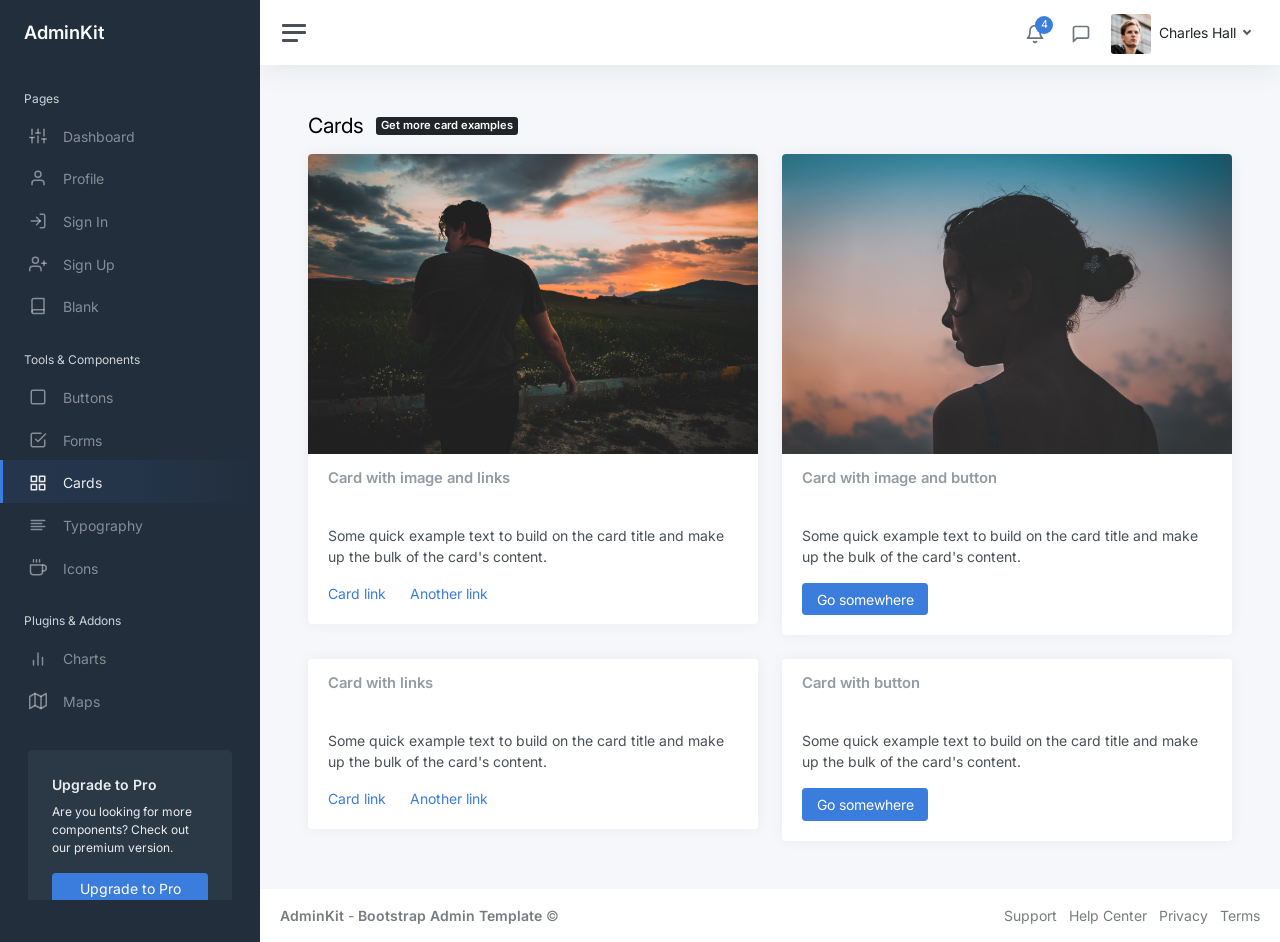
<file: QuanLyBanSach/wwwroot/layoutadmin/ui-cards.html>
<!DOCTYPE html>
<html lang="en">

<head>
	<meta charset="utf-8">
	<meta http-equiv="X-UA-Compatible" content="IE=edge">
	<meta name="viewport" content="width=device-width, initial-scale=1, shrink-to-fit=no">
	<meta name="description" content="Responsive Admin &amp; Dashboard Template based on Bootstrap 5">
	<meta name="author" content="AdminKit">
	<meta name="keywords" content="adminkit, bootstrap, bootstrap 5, admin, dashboard, template, responsive, css, sass, html, theme, front-end, ui kit, web">

	<link rel="preconnect" href="https://fonts.gstatic.com">
	<link rel="shortcut icon" href="img/icons/icon-48x48.png" />

	<link rel="canonical" href="https://demo-basic.adminkit.io/ui-cards.html" />

	<title>Cards | AdminKit Demo</title>

	<link href="css/app.css" rel="stylesheet">
	<link href="https://fonts.googleapis.com/css2?family=Inter:wght@300;400;600&display=swap" rel="stylesheet">
</head>

<body>
	<div class="wrapper">
		<nav id="sidebar" class="sidebar js-sidebar">
			<div class="sidebar-content js-simplebar">
				<a class="sidebar-brand" href="index.html">
          <span class="align-middle">AdminKit</span>
        </a>

				<ul class="sidebar-nav">
					<li class="sidebar-header">
						Pages
					</li>

					<li class="sidebar-item">
						<a class="sidebar-link" href="index.html">
              <i class="align-middle" data-feather="sliders"></i> <span class="align-middle">Dashboard</span>
            </a>
					</li>

					<li class="sidebar-item">
						<a class="sidebar-link" href="pages-profile.html">
              <i class="align-middle" data-feather="user"></i> <span class="align-middle">Profile</span>
            </a>
					</li>

					<li class="sidebar-item">
						<a class="sidebar-link" href="pages-sign-in.html">
              <i class="align-middle" data-feather="log-in"></i> <span class="align-middle">Sign In</span>
            </a>
					</li>

					<li class="sidebar-item">
						<a class="sidebar-link" href="pages-sign-up.html">
              <i class="align-middle" data-feather="user-plus"></i> <span class="align-middle">Sign Up</span>
            </a>
					</li>

					<li class="sidebar-item">
						<a class="sidebar-link" href="pages-blank.html">
              <i class="align-middle" data-feather="book"></i> <span class="align-middle">Blank</span>
            </a>
					</li>

					<li class="sidebar-header">
						Tools & Components
					</li>

					<li class="sidebar-item">
						<a class="sidebar-link" href="ui-buttons.html">
              <i class="align-middle" data-feather="square"></i> <span class="align-middle">Buttons</span>
            </a>
					</li>

					<li class="sidebar-item">
						<a class="sidebar-link" href="ui-forms.html">
              <i class="align-middle" data-feather="check-square"></i> <span class="align-middle">Forms</span>
            </a>
					</li>

					<li class="sidebar-item active">
						<a class="sidebar-link" href="ui-cards.html">
              <i class="align-middle" data-feather="grid"></i> <span class="align-middle">Cards</span>
            </a>
					</li>

					<li class="sidebar-item">
						<a class="sidebar-link" href="ui-typography.html">
              <i class="align-middle" data-feather="align-left"></i> <span class="align-middle">Typography</span>
            </a>
					</li>

					<li class="sidebar-item">
						<a class="sidebar-link" href="icons-feather.html">
              <i class="align-middle" data-feather="coffee"></i> <span class="align-middle">Icons</span>
            </a>
					</li>

					<li class="sidebar-header">
						Plugins & Addons
					</li>

					<li class="sidebar-item">
						<a class="sidebar-link" href="charts-chartjs.html">
              <i class="align-middle" data-feather="bar-chart-2"></i> <span class="align-middle">Charts</span>
            </a>
					</li>

					<li class="sidebar-item">
						<a class="sidebar-link" href="maps-google.html">
              <i class="align-middle" data-feather="map"></i> <span class="align-middle">Maps</span>
            </a>
					</li>
				</ul>

				<div class="sidebar-cta">
					<div class="sidebar-cta-content">
						<strong class="d-inline-block mb-2">Upgrade to Pro</strong>
						<div class="mb-3 text-sm">
							Are you looking for more components? Check out our premium version.
						</div>
						<div class="d-grid">
							<a href="upgrade-to-pro.html" class="btn btn-primary">Upgrade to Pro</a>
						</div>
					</div>
				</div>
			</div>
		</nav>

		<div class="main">
			<nav class="navbar navbar-expand navbar-light navbar-bg">
				<a class="sidebar-toggle js-sidebar-toggle">
          <i class="hamburger align-self-center"></i>
        </a>

				<div class="navbar-collapse collapse">
					<ul class="navbar-nav navbar-align">
						<li class="nav-item dropdown">
							<a class="nav-icon dropdown-toggle" href="#" id="alertsDropdown" data-bs-toggle="dropdown">
								<div class="position-relative">
									<i class="align-middle" data-feather="bell"></i>
									<span class="indicator">4</span>
								</div>
							</a>
							<div class="dropdown-menu dropdown-menu-lg dropdown-menu-end py-0" aria-labelledby="alertsDropdown">
								<div class="dropdown-menu-header">
									4 New Notifications
								</div>
								<div class="list-group">
									<a href="#" class="list-group-item">
										<div class="row g-0 align-items-center">
											<div class="col-2">
												<i class="text-danger" data-feather="alert-circle"></i>
											</div>
											<div class="col-10">
												<div class="text-dark">Update completed</div>
												<div class="text-muted small mt-1">Restart server 12 to complete the update.</div>
												<div class="text-muted small mt-1">30m ago</div>
											</div>
										</div>
									</a>
									<a href="#" class="list-group-item">
										<div class="row g-0 align-items-center">
											<div class="col-2">
												<i class="text-warning" data-feather="bell"></i>
											</div>
											<div class="col-10">
												<div class="text-dark">Lorem ipsum</div>
												<div class="text-muted small mt-1">Aliquam ex eros, imperdiet vulputate hendrerit et.</div>
												<div class="text-muted small mt-1">2h ago</div>
											</div>
										</div>
									</a>
									<a href="#" class="list-group-item">
										<div class="row g-0 align-items-center">
											<div class="col-2">
												<i class="text-primary" data-feather="home"></i>
											</div>
											<div class="col-10">
												<div class="text-dark">Login from 192.186.1.8</div>
												<div class="text-muted small mt-1">5h ago</div>
											</div>
										</div>
									</a>
									<a href="#" class="list-group-item">
										<div class="row g-0 align-items-center">
											<div class="col-2">
												<i class="text-success" data-feather="user-plus"></i>
											</div>
											<div class="col-10">
												<div class="text-dark">New connection</div>
												<div class="text-muted small mt-1">Christina accepted your request.</div>
												<div class="text-muted small mt-1">14h ago</div>
											</div>
										</div>
									</a>
								</div>
								<div class="dropdown-menu-footer">
									<a href="#" class="text-muted">Show all notifications</a>
								</div>
							</div>
						</li>
						<li class="nav-item dropdown">
							<a class="nav-icon dropdown-toggle" href="#" id="messagesDropdown" data-bs-toggle="dropdown">
								<div class="position-relative">
									<i class="align-middle" data-feather="message-square"></i>
								</div>
							</a>
							<div class="dropdown-menu dropdown-menu-lg dropdown-menu-end py-0" aria-labelledby="messagesDropdown">
								<div class="dropdown-menu-header">
									<div class="position-relative">
										4 New Messages
									</div>
								</div>
								<div class="list-group">
									<a href="#" class="list-group-item">
										<div class="row g-0 align-items-center">
											<div class="col-2">
												<img src="img/avatars/avatar-5.jpg" class="avatar img-fluid rounded-circle" alt="Vanessa Tucker">
											</div>
											<div class="col-10 ps-2">
												<div class="text-dark">Vanessa Tucker</div>
												<div class="text-muted small mt-1">Nam pretium turpis et arcu. Duis arcu tortor.</div>
												<div class="text-muted small mt-1">15m ago</div>
											</div>
										</div>
									</a>
									<a href="#" class="list-group-item">
										<div class="row g-0 align-items-center">
											<div class="col-2">
												<img src="img/avatars/avatar-2.jpg" class="avatar img-fluid rounded-circle" alt="William Harris">
											</div>
											<div class="col-10 ps-2">
												<div class="text-dark">William Harris</div>
												<div class="text-muted small mt-1">Curabitur ligula sapien euismod vitae.</div>
												<div class="text-muted small mt-1">2h ago</div>
											</div>
										</div>
									</a>
									<a href="#" class="list-group-item">
										<div class="row g-0 align-items-center">
											<div class="col-2">
												<img src="img/avatars/avatar-4.jpg" class="avatar img-fluid rounded-circle" alt="Christina Mason">
											</div>
											<div class="col-10 ps-2">
												<div class="text-dark">Christina Mason</div>
												<div class="text-muted small mt-1">Pellentesque auctor neque nec urna.</div>
												<div class="text-muted small mt-1">4h ago</div>
											</div>
										</div>
									</a>
									<a href="#" class="list-group-item">
										<div class="row g-0 align-items-center">
											<div class="col-2">
												<img src="img/avatars/avatar-3.jpg" class="avatar img-fluid rounded-circle" alt="Sharon Lessman">
											</div>
											<div class="col-10 ps-2">
												<div class="text-dark">Sharon Lessman</div>
												<div class="text-muted small mt-1">Aenean tellus metus, bibendum sed, posuere ac, mattis non.</div>
												<div class="text-muted small mt-1">5h ago</div>
											</div>
										</div>
									</a>
								</div>
								<div class="dropdown-menu-footer">
									<a href="#" class="text-muted">Show all messages</a>
								</div>
							</div>
						</li>
						<li class="nav-item dropdown">
							<a class="nav-icon dropdown-toggle d-inline-block d-sm-none" href="#" data-bs-toggle="dropdown">
                <i class="align-middle" data-feather="settings"></i>
              </a>

							<a class="nav-link dropdown-toggle d-none d-sm-inline-block" href="#" data-bs-toggle="dropdown">
                <img src="img/avatars/avatar.jpg" class="avatar img-fluid rounded me-1" alt="Charles Hall" /> <span class="text-dark">Charles Hall</span>
              </a>
							<div class="dropdown-menu dropdown-menu-end">
								<a class="dropdown-item" href="pages-profile.html"><i class="align-middle me-1" data-feather="user"></i> Profile</a>
								<a class="dropdown-item" href="#"><i class="align-middle me-1" data-feather="pie-chart"></i> Analytics</a>
								<div class="dropdown-divider"></div>
								<a class="dropdown-item" href="index.html"><i class="align-middle me-1" data-feather="settings"></i> Settings & Privacy</a>
								<a class="dropdown-item" href="#"><i class="align-middle me-1" data-feather="help-circle"></i> Help Center</a>
								<div class="dropdown-divider"></div>
								<a class="dropdown-item" href="#">Log out</a>
							</div>
						</li>
					</ul>
				</div>
			</nav>

			<main class="content">
				<div class="container-fluid p-0">

					<div class="mb-3">
						<h1 class="h3 d-inline align-middle">Cards</h1>
						<a class="badge bg-dark text-white ms-2" href="upgrade-to-pro.html">
      Get more card examples
  </a>
					</div>
					<div class="row">
						<div class="col-12 col-md-6">
							<div class="card">
								<img class="card-img-top" src="img/photos/unsplash-1.jpg" alt="Unsplash">
								<div class="card-header">
									<h5 class="card-title mb-0">Card with image and links</h5>
								</div>
								<div class="card-body">
									<p class="card-text">Some quick example text to build on the card title and make up the bulk of the card's content.</p>
									<a href="#" class="card-link">Card link</a>
									<a href="#" class="card-link">Another link</a>
								</div>
							</div>
						</div>

						<div class="col-12 col-md-6">
							<div class="card">
								<img class="card-img-top" src="img/photos/unsplash-2.jpg" alt="Unsplash">
								<div class="card-header">
									<h5 class="card-title mb-0">Card with image and button</h5>
								</div>
								<div class="card-body">
									<p class="card-text">Some quick example text to build on the card title and make up the bulk of the card's content.</p>
									<a href="#" class="btn btn-primary">Go somewhere</a>
								</div>
							</div>
						</div>

						<div class="col-12 col-md-6">
							<div class="card">
								<div class="card-header">
									<h5 class="card-title mb-0">Card with links</h5>
								</div>
								<div class="card-body">
									<p class="card-text">Some quick example text to build on the card title and make up the bulk of the card's content.</p>
									<a href="#" class="card-link">Card link</a>
									<a href="#" class="card-link">Another link</a>
								</div>
							</div>
						</div>

						<div class="col-12 col-md-6">
							<div class="card">
								<div class="card-header">
									<h5 class="card-title mb-0">Card with button</h5>
								</div>
								<div class="card-body">
									<p class="card-text">Some quick example text to build on the card title and make up the bulk of the card's content.</p>
									<a href="#" class="btn btn-primary">Go somewhere</a>
								</div>
							</div>
						</div>
					</div>

				</div>
			</main>

			<footer class="footer">
				<div class="container-fluid">
					<div class="row text-muted">
						<div class="col-6 text-start">
							<p class="mb-0">
								<a class="text-muted" href="https://adminkit.io/" target="_blank"><strong>AdminKit</strong></a> - <a class="text-muted" href="https://adminkit.io/" target="_blank"><strong>Bootstrap Admin Template</strong></a>								&copy;
							</p>
						</div>
						<div class="col-6 text-end">
							<ul class="list-inline">
								<li class="list-inline-item">
									<a class="text-muted" href="https://adminkit.io/" target="_blank">Support</a>
								</li>
								<li class="list-inline-item">
									<a class="text-muted" href="https://adminkit.io/" target="_blank">Help Center</a>
								</li>
								<li class="list-inline-item">
									<a class="text-muted" href="https://adminkit.io/" target="_blank">Privacy</a>
								</li>
								<li class="list-inline-item">
									<a class="text-muted" href="https://adminkit.io/" target="_blank">Terms</a>
								</li>
							</ul>
						</div>
					</div>
				</div>
			</footer>
		</div>
	</div>

	<script src="js/app.js"></script>

</body>

</html>
</file>
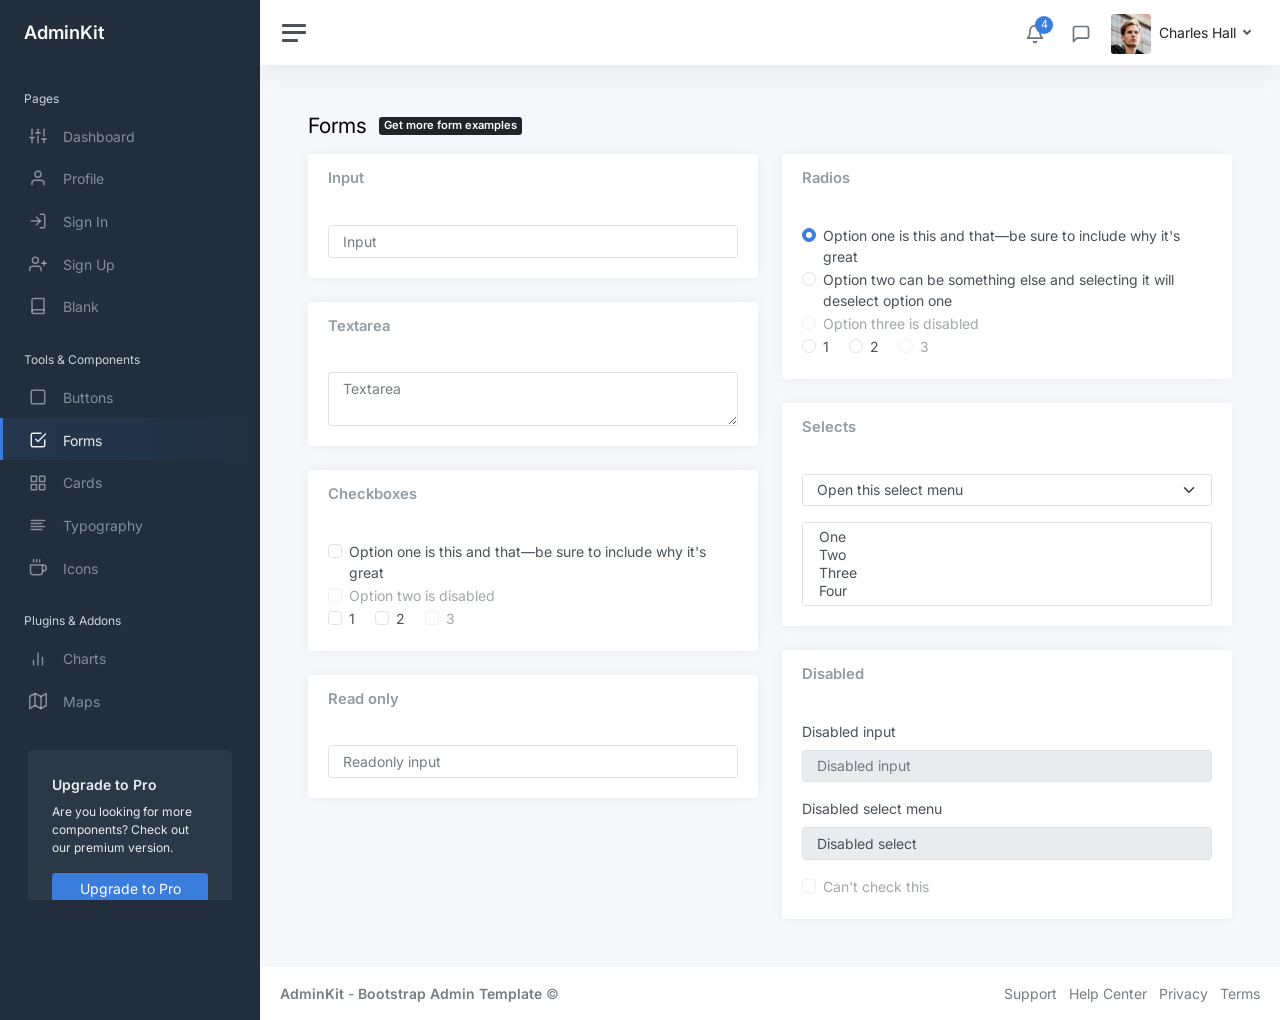
<file: QuanLyBanSach/wwwroot/layoutadmin/ui-forms.html>
<!DOCTYPE html>
<html lang="en">

<head>
	<meta charset="utf-8">
	<meta http-equiv="X-UA-Compatible" content="IE=edge">
	<meta name="viewport" content="width=device-width, initial-scale=1, shrink-to-fit=no">
	<meta name="description" content="Responsive Admin &amp; Dashboard Template based on Bootstrap 5">
	<meta name="author" content="AdminKit">
	<meta name="keywords" content="adminkit, bootstrap, bootstrap 5, admin, dashboard, template, responsive, css, sass, html, theme, front-end, ui kit, web">

	<link rel="preconnect" href="https://fonts.gstatic.com">
	<link rel="shortcut icon" href="img/icons/icon-48x48.png" />

	<link rel="canonical" href="https://demo-basic.adminkit.io/ui-forms.html" />

	<title>Forms | AdminKit Demo</title>

	<link href="css/app.css" rel="stylesheet">
	<link href="https://fonts.googleapis.com/css2?family=Inter:wght@300;400;600&display=swap" rel="stylesheet">
</head>

<body>
	<div class="wrapper">
		<nav id="sidebar" class="sidebar js-sidebar">
			<div class="sidebar-content js-simplebar">
				<a class="sidebar-brand" href="index.html">
          <span class="align-middle">AdminKit</span>
        </a>

				<ul class="sidebar-nav">
					<li class="sidebar-header">
						Pages
					</li>

					<li class="sidebar-item">
						<a class="sidebar-link" href="index.html">
              <i class="align-middle" data-feather="sliders"></i> <span class="align-middle">Dashboard</span>
            </a>
					</li>

					<li class="sidebar-item">
						<a class="sidebar-link" href="pages-profile.html">
              <i class="align-middle" data-feather="user"></i> <span class="align-middle">Profile</span>
            </a>
					</li>

					<li class="sidebar-item">
						<a class="sidebar-link" href="pages-sign-in.html">
              <i class="align-middle" data-feather="log-in"></i> <span class="align-middle">Sign In</span>
            </a>
					</li>

					<li class="sidebar-item">
						<a class="sidebar-link" href="pages-sign-up.html">
              <i class="align-middle" data-feather="user-plus"></i> <span class="align-middle">Sign Up</span>
            </a>
					</li>

					<li class="sidebar-item">
						<a class="sidebar-link" href="pages-blank.html">
              <i class="align-middle" data-feather="book"></i> <span class="align-middle">Blank</span>
            </a>
					</li>

					<li class="sidebar-header">
						Tools & Components
					</li>

					<li class="sidebar-item">
						<a class="sidebar-link" href="ui-buttons.html">
              <i class="align-middle" data-feather="square"></i> <span class="align-middle">Buttons</span>
            </a>
					</li>

					<li class="sidebar-item active">
						<a class="sidebar-link" href="ui-forms.html">
              <i class="align-middle" data-feather="check-square"></i> <span class="align-middle">Forms</span>
            </a>
					</li>

					<li class="sidebar-item">
						<a class="sidebar-link" href="ui-cards.html">
              <i class="align-middle" data-feather="grid"></i> <span class="align-middle">Cards</span>
            </a>
					</li>

					<li class="sidebar-item">
						<a class="sidebar-link" href="ui-typography.html">
              <i class="align-middle" data-feather="align-left"></i> <span class="align-middle">Typography</span>
            </a>
					</li>

					<li class="sidebar-item">
						<a class="sidebar-link" href="icons-feather.html">
              <i class="align-middle" data-feather="coffee"></i> <span class="align-middle">Icons</span>
            </a>
					</li>

					<li class="sidebar-header">
						Plugins & Addons
					</li>

					<li class="sidebar-item">
						<a class="sidebar-link" href="charts-chartjs.html">
              <i class="align-middle" data-feather="bar-chart-2"></i> <span class="align-middle">Charts</span>
            </a>
					</li>

					<li class="sidebar-item">
						<a class="sidebar-link" href="maps-google.html">
              <i class="align-middle" data-feather="map"></i> <span class="align-middle">Maps</span>
            </a>
					</li>
				</ul>

				<div class="sidebar-cta">
					<div class="sidebar-cta-content">
						<strong class="d-inline-block mb-2">Upgrade to Pro</strong>
						<div class="mb-3 text-sm">
							Are you looking for more components? Check out our premium version.
						</div>
						<div class="d-grid">
							<a href="upgrade-to-pro.html" class="btn btn-primary">Upgrade to Pro</a>
						</div>
					</div>
				</div>
			</div>
		</nav>

		<div class="main">
			<nav class="navbar navbar-expand navbar-light navbar-bg">
				<a class="sidebar-toggle js-sidebar-toggle">
          <i class="hamburger align-self-center"></i>
        </a>

				<div class="navbar-collapse collapse">
					<ul class="navbar-nav navbar-align">
						<li class="nav-item dropdown">
							<a class="nav-icon dropdown-toggle" href="#" id="alertsDropdown" data-bs-toggle="dropdown">
								<div class="position-relative">
									<i class="align-middle" data-feather="bell"></i>
									<span class="indicator">4</span>
								</div>
							</a>
							<div class="dropdown-menu dropdown-menu-lg dropdown-menu-end py-0" aria-labelledby="alertsDropdown">
								<div class="dropdown-menu-header">
									4 New Notifications
								</div>
								<div class="list-group">
									<a href="#" class="list-group-item">
										<div class="row g-0 align-items-center">
											<div class="col-2">
												<i class="text-danger" data-feather="alert-circle"></i>
											</div>
											<div class="col-10">
												<div class="text-dark">Update completed</div>
												<div class="text-muted small mt-1">Restart server 12 to complete the update.</div>
												<div class="text-muted small mt-1">30m ago</div>
											</div>
										</div>
									</a>
									<a href="#" class="list-group-item">
										<div class="row g-0 align-items-center">
											<div class="col-2">
												<i class="text-warning" data-feather="bell"></i>
											</div>
											<div class="col-10">
												<div class="text-dark">Lorem ipsum</div>
												<div class="text-muted small mt-1">Aliquam ex eros, imperdiet vulputate hendrerit et.</div>
												<div class="text-muted small mt-1">2h ago</div>
											</div>
										</div>
									</a>
									<a href="#" class="list-group-item">
										<div class="row g-0 align-items-center">
											<div class="col-2">
												<i class="text-primary" data-feather="home"></i>
											</div>
											<div class="col-10">
												<div class="text-dark">Login from 192.186.1.8</div>
												<div class="text-muted small mt-1">5h ago</div>
											</div>
										</div>
									</a>
									<a href="#" class="list-group-item">
										<div class="row g-0 align-items-center">
											<div class="col-2">
												<i class="text-success" data-feather="user-plus"></i>
											</div>
											<div class="col-10">
												<div class="text-dark">New connection</div>
												<div class="text-muted small mt-1">Christina accepted your request.</div>
												<div class="text-muted small mt-1">14h ago</div>
											</div>
										</div>
									</a>
								</div>
								<div class="dropdown-menu-footer">
									<a href="#" class="text-muted">Show all notifications</a>
								</div>
							</div>
						</li>
						<li class="nav-item dropdown">
							<a class="nav-icon dropdown-toggle" href="#" id="messagesDropdown" data-bs-toggle="dropdown">
								<div class="position-relative">
									<i class="align-middle" data-feather="message-square"></i>
								</div>
							</a>
							<div class="dropdown-menu dropdown-menu-lg dropdown-menu-end py-0" aria-labelledby="messagesDropdown">
								<div class="dropdown-menu-header">
									<div class="position-relative">
										4 New Messages
									</div>
								</div>
								<div class="list-group">
									<a href="#" class="list-group-item">
										<div class="row g-0 align-items-center">
											<div class="col-2">
												<img src="img/avatars/avatar-5.jpg" class="avatar img-fluid rounded-circle" alt="Vanessa Tucker">
											</div>
											<div class="col-10 ps-2">
												<div class="text-dark">Vanessa Tucker</div>
												<div class="text-muted small mt-1">Nam pretium turpis et arcu. Duis arcu tortor.</div>
												<div class="text-muted small mt-1">15m ago</div>
											</div>
										</div>
									</a>
									<a href="#" class="list-group-item">
										<div class="row g-0 align-items-center">
											<div class="col-2">
												<img src="img/avatars/avatar-2.jpg" class="avatar img-fluid rounded-circle" alt="William Harris">
											</div>
											<div class="col-10 ps-2">
												<div class="text-dark">William Harris</div>
												<div class="text-muted small mt-1">Curabitur ligula sapien euismod vitae.</div>
												<div class="text-muted small mt-1">2h ago</div>
											</div>
										</div>
									</a>
									<a href="#" class="list-group-item">
										<div class="row g-0 align-items-center">
											<div class="col-2">
												<img src="img/avatars/avatar-4.jpg" class="avatar img-fluid rounded-circle" alt="Christina Mason">
											</div>
											<div class="col-10 ps-2">
												<div class="text-dark">Christina Mason</div>
												<div class="text-muted small mt-1">Pellentesque auctor neque nec urna.</div>
												<div class="text-muted small mt-1">4h ago</div>
											</div>
										</div>
									</a>
									<a href="#" class="list-group-item">
										<div class="row g-0 align-items-center">
											<div class="col-2">
												<img src="img/avatars/avatar-3.jpg" class="avatar img-fluid rounded-circle" alt="Sharon Lessman">
											</div>
											<div class="col-10 ps-2">
												<div class="text-dark">Sharon Lessman</div>
												<div class="text-muted small mt-1">Aenean tellus metus, bibendum sed, posuere ac, mattis non.</div>
												<div class="text-muted small mt-1">5h ago</div>
											</div>
										</div>
									</a>
								</div>
								<div class="dropdown-menu-footer">
									<a href="#" class="text-muted">Show all messages</a>
								</div>
							</div>
						</li>
						<li class="nav-item dropdown">
							<a class="nav-icon dropdown-toggle d-inline-block d-sm-none" href="#" data-bs-toggle="dropdown">
                <i class="align-middle" data-feather="settings"></i>
              </a>

							<a class="nav-link dropdown-toggle d-none d-sm-inline-block" href="#" data-bs-toggle="dropdown">
                <img src="img/avatars/avatar.jpg" class="avatar img-fluid rounded me-1" alt="Charles Hall" /> <span class="text-dark">Charles Hall</span>
              </a>
							<div class="dropdown-menu dropdown-menu-end">
								<a class="dropdown-item" href="pages-profile.html"><i class="align-middle me-1" data-feather="user"></i> Profile</a>
								<a class="dropdown-item" href="#"><i class="align-middle me-1" data-feather="pie-chart"></i> Analytics</a>
								<div class="dropdown-divider"></div>
								<a class="dropdown-item" href="index.html"><i class="align-middle me-1" data-feather="settings"></i> Settings & Privacy</a>
								<a class="dropdown-item" href="#"><i class="align-middle me-1" data-feather="help-circle"></i> Help Center</a>
								<div class="dropdown-divider"></div>
								<a class="dropdown-item" href="#">Log out</a>
							</div>
						</li>
					</ul>
				</div>
			</nav>

			<main class="content">
				<div class="container-fluid p-0">

					<div class="mb-3">
						<h1 class="h3 d-inline align-middle">Forms</h1>
						<a class="badge bg-dark text-white ms-2" href="upgrade-to-pro.html">
      Get more form examples
  </a>
					</div>
					<div class="row">
						<div class="col-12 col-lg-6">
							<div class="card">
								<div class="card-header">
									<h5 class="card-title mb-0">Input</h5>
								</div>
								<div class="card-body">
									<input type="text" class="form-control" placeholder="Input">
								</div>
							</div>

							<div class="card">
								<div class="card-header">
									<h5 class="card-title mb-0">Textarea</h5>
								</div>
								<div class="card-body">
									<textarea class="form-control" rows="2" placeholder="Textarea"></textarea>
								</div>
							</div>

							<div class="card">
								<div class="card-header">
									<h5 class="card-title mb-0">Checkboxes</h5>
								</div>
								<div class="card-body">
									<div>
										<label class="form-check">
            <input class="form-check-input" type="checkbox" value="">
            <span class="form-check-label">
              Option one is this and that&mdash;be sure to include why it's great
            </span>
          </label>
										<label class="form-check">
            <input class="form-check-input" type="checkbox" value="" disabled>
            <span class="form-check-label">
              Option two is disabled
            </span>
          </label>
									</div>
									<div>
										<label class="form-check form-check-inline">
            <input class="form-check-input" type="checkbox" value="option1">
            <span class="form-check-label">
              1
            </span>
          </label>
										<label class="form-check form-check-inline">
            <input class="form-check-input" type="checkbox" value="option2">
            <span class="form-check-label">
              2
            </span>
          </label>
										<label class="form-check form-check-inline">
            <input class="form-check-input" type="checkbox" value="option3" disabled>
            <span class="form-check-label">
              3
            </span>
          </label>
									</div>
								</div>
							</div>

							<div class="card">
								<div class="card-header">
									<h5 class="card-title mb-0">Read only</h5>
								</div>
								<div class="card-body">
									<input class="form-control" type="text" placeholder="Readonly input" readonly>
								</div>
							</div>
						</div>

						<div class="col-12 col-lg-6">
							<div class="card">
								<div class="card-header">
									<h5 class="card-title mb-0">Radios</h5>
								</div>
								<div class="card-body">
									<div>
										<label class="form-check">
            <input class="form-check-input" type="radio" value="option1" name="radios-example" checked>
            <span class="form-check-label">
              Option one is this and that&mdash;be sure to include why it's great
            </span>
          </label>
										<label class="form-check">
            <input class="form-check-input" type="radio" value="option2" name="radios-example">
            <span class="form-check-label">
              Option two can be something else and selecting it will deselect option one
            </span>
          </label>
										<label class="form-check">
            <input class="form-check-input" type="radio" value="option3" name="radios-example" disabled>
            <span class="form-check-label">
              Option three is disabled
            </span>
          </label>
									</div>
									<div>
										<label class="form-check form-check-inline">
            <input class="form-check-input" type="radio" name="inline-radios-example" value="option1">
            <span class="form-check-label">
              1
            </span>
          </label>
										<label class="form-check form-check-inline">
            <input class="form-check-input" type="radio" name="inline-radios-example" value="option2">
            <span class="form-check-label">
              2
            </span>
          </label>
										<label class="form-check form-check-inline">
            <input class="form-check-input" type="radio" name="inline-radios-example" value="option3" disabled>
            <span class="form-check-label">
              3
            </span>
          </label>
									</div>
								</div>
							</div>

							<div class="card">
								<div class="card-header">
									<h5 class="card-title mb-0">Selects</h5>
								</div>
								<div class="card-body">
									<select class="form-select mb-3">
          <option selected>Open this select menu</option>
          <option>One</option>
          <option>Two</option>
          <option>Three</option>
        </select>

									<select multiple class="form-control">
          <option>One</option>
          <option>Two</option>
          <option>Three</option>
          <option>Four</option>
        </select>
								</div>
							</div>

							<div class="card">
								<div class="card-header">
									<h5 class="card-title mb-0">Disabled</h5>
								</div>
								<div class="card-body">
									<div class="mb-3">
										<label class="form-label">Disabled input</label>
										<input type="text" class="form-control" placeholder="Disabled input" disabled>
									</div>
									<div class="mb-3">
										<label class="form-label">Disabled select menu</label>
										<select class="form-control" disabled>
            <option>Disabled select</option>
          </select>
									</div>
									<label class="form-check">
          <input class="form-check-input" type="checkbox" value="" disabled>
          <span class="form-check-label">
            Can't check this
          </span>
        </label>
								</div>
							</div>
						</div>
					</div>

				</div>
			</main>

			<footer class="footer">
				<div class="container-fluid">
					<div class="row text-muted">
						<div class="col-6 text-start">
							<p class="mb-0">
								<a class="text-muted" href="https://adminkit.io/" target="_blank"><strong>AdminKit</strong></a> - <a class="text-muted" href="https://adminkit.io/" target="_blank"><strong>Bootstrap Admin Template</strong></a>								&copy;
							</p>
						</div>
						<div class="col-6 text-end">
							<ul class="list-inline">
								<li class="list-inline-item">
									<a class="text-muted" href="https://adminkit.io/" target="_blank">Support</a>
								</li>
								<li class="list-inline-item">
									<a class="text-muted" href="https://adminkit.io/" target="_blank">Help Center</a>
								</li>
								<li class="list-inline-item">
									<a class="text-muted" href="https://adminkit.io/" target="_blank">Privacy</a>
								</li>
								<li class="list-inline-item">
									<a class="text-muted" href="https://adminkit.io/" target="_blank">Terms</a>
								</li>
							</ul>
						</div>
					</div>
				</div>
			</footer>
		</div>
	</div>

	<script src="js/app.js"></script>

</body>

</html>
</file>
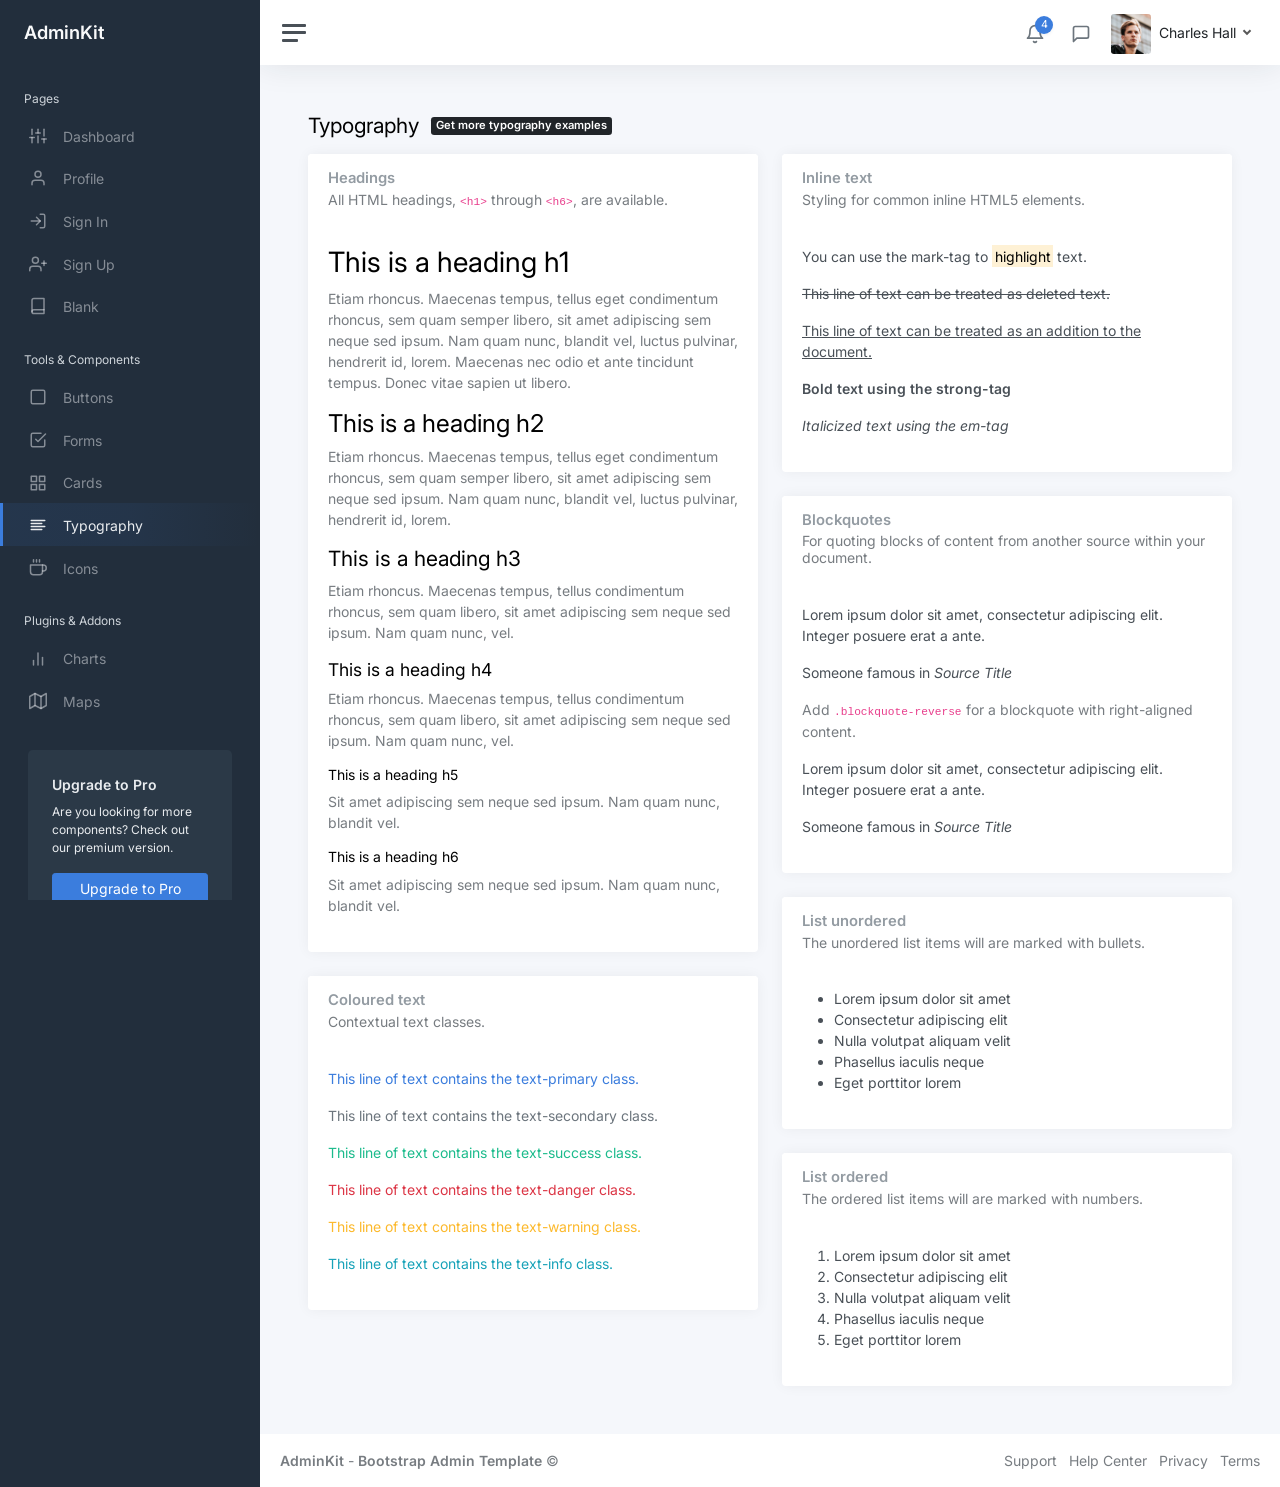
<file: QuanLyBanSach/wwwroot/layoutadmin/ui-typography.html>
<!DOCTYPE html>
<html lang="en">

<head>
	<meta charset="utf-8">
	<meta http-equiv="X-UA-Compatible" content="IE=edge">
	<meta name="viewport" content="width=device-width, initial-scale=1, shrink-to-fit=no">
	<meta name="description" content="Responsive Admin &amp; Dashboard Template based on Bootstrap 5">
	<meta name="author" content="AdminKit">
	<meta name="keywords" content="adminkit, bootstrap, bootstrap 5, admin, dashboard, template, responsive, css, sass, html, theme, front-end, ui kit, web">

	<link rel="preconnect" href="https://fonts.gstatic.com">
	<link rel="shortcut icon" href="img/icons/icon-48x48.png" />

	<link rel="canonical" href="https://demo-basic.adminkit.io/ui-typography.html" />

	<title>Typography | AdminKit Demo</title>

	<link href="css/app.css" rel="stylesheet">
	<link href="https://fonts.googleapis.com/css2?family=Inter:wght@300;400;600&display=swap" rel="stylesheet">
</head>

<body>
	<div class="wrapper">
		<nav id="sidebar" class="sidebar js-sidebar">
			<div class="sidebar-content js-simplebar">
				<a class="sidebar-brand" href="index.html">
          <span class="align-middle">AdminKit</span>
        </a>

				<ul class="sidebar-nav">
					<li class="sidebar-header">
						Pages
					</li>

					<li class="sidebar-item">
						<a class="sidebar-link" href="index.html">
              <i class="align-middle" data-feather="sliders"></i> <span class="align-middle">Dashboard</span>
            </a>
					</li>

					<li class="sidebar-item">
						<a class="sidebar-link" href="pages-profile.html">
              <i class="align-middle" data-feather="user"></i> <span class="align-middle">Profile</span>
            </a>
					</li>

					<li class="sidebar-item">
						<a class="sidebar-link" href="pages-sign-in.html">
              <i class="align-middle" data-feather="log-in"></i> <span class="align-middle">Sign In</span>
            </a>
					</li>

					<li class="sidebar-item">
						<a class="sidebar-link" href="pages-sign-up.html">
              <i class="align-middle" data-feather="user-plus"></i> <span class="align-middle">Sign Up</span>
            </a>
					</li>

					<li class="sidebar-item">
						<a class="sidebar-link" href="pages-blank.html">
              <i class="align-middle" data-feather="book"></i> <span class="align-middle">Blank</span>
            </a>
					</li>

					<li class="sidebar-header">
						Tools & Components
					</li>

					<li class="sidebar-item">
						<a class="sidebar-link" href="ui-buttons.html">
              <i class="align-middle" data-feather="square"></i> <span class="align-middle">Buttons</span>
            </a>
					</li>

					<li class="sidebar-item">
						<a class="sidebar-link" href="ui-forms.html">
              <i class="align-middle" data-feather="check-square"></i> <span class="align-middle">Forms</span>
            </a>
					</li>

					<li class="sidebar-item">
						<a class="sidebar-link" href="ui-cards.html">
              <i class="align-middle" data-feather="grid"></i> <span class="align-middle">Cards</span>
            </a>
					</li>

					<li class="sidebar-item active">
						<a class="sidebar-link" href="ui-typography.html">
              <i class="align-middle" data-feather="align-left"></i> <span class="align-middle">Typography</span>
            </a>
					</li>

					<li class="sidebar-item">
						<a class="sidebar-link" href="icons-feather.html">
              <i class="align-middle" data-feather="coffee"></i> <span class="align-middle">Icons</span>
            </a>
					</li>

					<li class="sidebar-header">
						Plugins & Addons
					</li>

					<li class="sidebar-item">
						<a class="sidebar-link" href="charts-chartjs.html">
              <i class="align-middle" data-feather="bar-chart-2"></i> <span class="align-middle">Charts</span>
            </a>
					</li>

					<li class="sidebar-item">
						<a class="sidebar-link" href="maps-google.html">
              <i class="align-middle" data-feather="map"></i> <span class="align-middle">Maps</span>
            </a>
					</li>
				</ul>

				<div class="sidebar-cta">
					<div class="sidebar-cta-content">
						<strong class="d-inline-block mb-2">Upgrade to Pro</strong>
						<div class="mb-3 text-sm">
							Are you looking for more components? Check out our premium version.
						</div>
						<div class="d-grid">
							<a href="upgrade-to-pro.html" class="btn btn-primary">Upgrade to Pro</a>
						</div>
					</div>
				</div>
			</div>
		</nav>

		<div class="main">
			<nav class="navbar navbar-expand navbar-light navbar-bg">
				<a class="sidebar-toggle js-sidebar-toggle">
          <i class="hamburger align-self-center"></i>
        </a>

				<div class="navbar-collapse collapse">
					<ul class="navbar-nav navbar-align">
						<li class="nav-item dropdown">
							<a class="nav-icon dropdown-toggle" href="#" id="alertsDropdown" data-bs-toggle="dropdown">
								<div class="position-relative">
									<i class="align-middle" data-feather="bell"></i>
									<span class="indicator">4</span>
								</div>
							</a>
							<div class="dropdown-menu dropdown-menu-lg dropdown-menu-end py-0" aria-labelledby="alertsDropdown">
								<div class="dropdown-menu-header">
									4 New Notifications
								</div>
								<div class="list-group">
									<a href="#" class="list-group-item">
										<div class="row g-0 align-items-center">
											<div class="col-2">
												<i class="text-danger" data-feather="alert-circle"></i>
											</div>
											<div class="col-10">
												<div class="text-dark">Update completed</div>
												<div class="text-muted small mt-1">Restart server 12 to complete the update.</div>
												<div class="text-muted small mt-1">30m ago</div>
											</div>
										</div>
									</a>
									<a href="#" class="list-group-item">
										<div class="row g-0 align-items-center">
											<div class="col-2">
												<i class="text-warning" data-feather="bell"></i>
											</div>
											<div class="col-10">
												<div class="text-dark">Lorem ipsum</div>
												<div class="text-muted small mt-1">Aliquam ex eros, imperdiet vulputate hendrerit et.</div>
												<div class="text-muted small mt-1">2h ago</div>
											</div>
										</div>
									</a>
									<a href="#" class="list-group-item">
										<div class="row g-0 align-items-center">
											<div class="col-2">
												<i class="text-primary" data-feather="home"></i>
											</div>
											<div class="col-10">
												<div class="text-dark">Login from 192.186.1.8</div>
												<div class="text-muted small mt-1">5h ago</div>
											</div>
										</div>
									</a>
									<a href="#" class="list-group-item">
										<div class="row g-0 align-items-center">
											<div class="col-2">
												<i class="text-success" data-feather="user-plus"></i>
											</div>
											<div class="col-10">
												<div class="text-dark">New connection</div>
												<div class="text-muted small mt-1">Christina accepted your request.</div>
												<div class="text-muted small mt-1">14h ago</div>
											</div>
										</div>
									</a>
								</div>
								<div class="dropdown-menu-footer">
									<a href="#" class="text-muted">Show all notifications</a>
								</div>
							</div>
						</li>
						<li class="nav-item dropdown">
							<a class="nav-icon dropdown-toggle" href="#" id="messagesDropdown" data-bs-toggle="dropdown">
								<div class="position-relative">
									<i class="align-middle" data-feather="message-square"></i>
								</div>
							</a>
							<div class="dropdown-menu dropdown-menu-lg dropdown-menu-end py-0" aria-labelledby="messagesDropdown">
								<div class="dropdown-menu-header">
									<div class="position-relative">
										4 New Messages
									</div>
								</div>
								<div class="list-group">
									<a href="#" class="list-group-item">
										<div class="row g-0 align-items-center">
											<div class="col-2">
												<img src="img/avatars/avatar-5.jpg" class="avatar img-fluid rounded-circle" alt="Vanessa Tucker">
											</div>
											<div class="col-10 ps-2">
												<div class="text-dark">Vanessa Tucker</div>
												<div class="text-muted small mt-1">Nam pretium turpis et arcu. Duis arcu tortor.</div>
												<div class="text-muted small mt-1">15m ago</div>
											</div>
										</div>
									</a>
									<a href="#" class="list-group-item">
										<div class="row g-0 align-items-center">
											<div class="col-2">
												<img src="img/avatars/avatar-2.jpg" class="avatar img-fluid rounded-circle" alt="William Harris">
											</div>
											<div class="col-10 ps-2">
												<div class="text-dark">William Harris</div>
												<div class="text-muted small mt-1">Curabitur ligula sapien euismod vitae.</div>
												<div class="text-muted small mt-1">2h ago</div>
											</div>
										</div>
									</a>
									<a href="#" class="list-group-item">
										<div class="row g-0 align-items-center">
											<div class="col-2">
												<img src="img/avatars/avatar-4.jpg" class="avatar img-fluid rounded-circle" alt="Christina Mason">
											</div>
											<div class="col-10 ps-2">
												<div class="text-dark">Christina Mason</div>
												<div class="text-muted small mt-1">Pellentesque auctor neque nec urna.</div>
												<div class="text-muted small mt-1">4h ago</div>
											</div>
										</div>
									</a>
									<a href="#" class="list-group-item">
										<div class="row g-0 align-items-center">
											<div class="col-2">
												<img src="img/avatars/avatar-3.jpg" class="avatar img-fluid rounded-circle" alt="Sharon Lessman">
											</div>
											<div class="col-10 ps-2">
												<div class="text-dark">Sharon Lessman</div>
												<div class="text-muted small mt-1">Aenean tellus metus, bibendum sed, posuere ac, mattis non.</div>
												<div class="text-muted small mt-1">5h ago</div>
											</div>
										</div>
									</a>
								</div>
								<div class="dropdown-menu-footer">
									<a href="#" class="text-muted">Show all messages</a>
								</div>
							</div>
						</li>
						<li class="nav-item dropdown">
							<a class="nav-icon dropdown-toggle d-inline-block d-sm-none" href="#" data-bs-toggle="dropdown">
                <i class="align-middle" data-feather="settings"></i>
              </a>

							<a class="nav-link dropdown-toggle d-none d-sm-inline-block" href="#" data-bs-toggle="dropdown">
                <img src="img/avatars/avatar.jpg" class="avatar img-fluid rounded me-1" alt="Charles Hall" /> <span class="text-dark">Charles Hall</span>
              </a>
							<div class="dropdown-menu dropdown-menu-end">
								<a class="dropdown-item" href="pages-profile.html"><i class="align-middle me-1" data-feather="user"></i> Profile</a>
								<a class="dropdown-item" href="#"><i class="align-middle me-1" data-feather="pie-chart"></i> Analytics</a>
								<div class="dropdown-divider"></div>
								<a class="dropdown-item" href="index.html"><i class="align-middle me-1" data-feather="settings"></i> Settings & Privacy</a>
								<a class="dropdown-item" href="#"><i class="align-middle me-1" data-feather="help-circle"></i> Help Center</a>
								<div class="dropdown-divider"></div>
								<a class="dropdown-item" href="#">Log out</a>
							</div>
						</li>
					</ul>
				</div>
			</nav>

			<main class="content">
				<div class="container-fluid p-0">

					<div class="mb-3">
						<h1 class="h3 d-inline align-middle">Typography</h1>
						<a class="badge bg-dark text-white ms-2" href="upgrade-to-pro.html">
      Get more typography examples
  </a>
					</div>
					<div class="row">
						<div class="col-12 col-lg-6">
							<div class="card">
								<div class="card-header">
									<h5 class="card-title">Headings</h5>
									<h6 class="card-subtitle text-muted">All HTML headings, <code>&lt;h1&gt;</code> through <code>&lt;h6&gt;</code>, are available.</h6>
								</div>
								<div class="card-body">
									<h1>This is a heading h1</h1>
									<p class="text-muted">Etiam rhoncus. Maecenas tempus, tellus eget condimentum rhoncus, sem quam semper libero, sit amet adipiscing sem neque sed ipsum. Nam quam nunc, blandit
										vel, luctus pulvinar, hendrerit id, lorem. Maecenas nec odio et ante tincidunt tempus. Donec vitae sapien ut libero.</p>
									<h2>This is a heading h2</h2>
									<p class="text-muted">Etiam rhoncus. Maecenas tempus, tellus eget condimentum rhoncus, sem quam semper libero, sit amet adipiscing sem neque sed ipsum. Nam quam nunc, blandit
										vel, luctus pulvinar, hendrerit id, lorem.</p>
									<h3>This is a heading h3</h3>
									<p class="text-muted">Etiam rhoncus. Maecenas tempus, tellus condimentum rhoncus, sem quam libero, sit amet adipiscing sem neque sed ipsum. Nam quam nunc, vel.</p>
									<h4>This is a heading h4</h4>
									<p class="text-muted">Etiam rhoncus. Maecenas tempus, tellus condimentum rhoncus, sem quam libero, sit amet adipiscing sem neque sed ipsum. Nam quam nunc, vel.</p>
									<h5>This is a heading h5</h5>
									<p class="text-muted">Sit amet adipiscing sem neque sed ipsum. Nam quam nunc, blandit vel.</p>
									<h6>This is a heading h6</h6>
									<p class="text-muted">Sit amet adipiscing sem neque sed ipsum. Nam quam nunc, blandit vel.</p>
								</div>
							</div>

							<div class="card">
								<div class="card-header">
									<h5 class="card-title">Coloured text</h5>
									<h6 class="card-subtitle text-muted">Contextual text classes.</h6>
								</div>
								<div class="card-body">
									<p class="text-primary">This line of text contains the text-primary class.</p>
									<p class="text-secondary">This line of text contains the text-secondary class.</p>
									<p class="text-success">This line of text contains the text-success class.</p>
									<p class="text-danger">This line of text contains the text-danger class.</p>
									<p class="text-warning">This line of text contains the text-warning class.</p>
									<p class="text-info">This line of text contains the text-info class.</p>
								</div>
							</div>
						</div>
						<div class="col-12 col-lg-6">
							<div class="card">
								<div class="card-header">
									<h5 class="card-title">Inline text</h5>
									<h6 class="card-subtitle text-muted">Styling for common inline HTML5 elements.</h6>
								</div>
								<div class="card-body">
									<p>You can use the mark-tag to <mark>highlight</mark> text.</p>
									<p><del>This line of text can be treated as deleted text.</del></p>
									<p><ins>This line of text can be treated as an addition to the document.</ins></p>
									<p><strong>Bold text using the strong-tag</strong></p>
									<p><em>Italicized text using the em-tag</em></p>
								</div>
							</div>

							<div class="card">
								<div class="card-header">
									<h5 class="card-title">Blockquotes</h5>
									<h6 class="card-subtitle text-muted">For quoting blocks of content from another source within your document.</h6>
								</div>
								<div class="card-body">
									<blockquote>
										<p>
											Lorem ipsum dolor sit amet, consectetur adipiscing elit. Integer posuere erat a ante.
										</p>
										<footer>
											Someone famous in <cite title="Source Title">Source Title</cite>
										</footer>
									</blockquote>
									<p class="text-muted m-b-15 m-t-20">
										Add <code>.blockquote-reverse</code> for a blockquote with right-aligned content.
									</p>
									<blockquote class="blockquote-reverse m-b-0">
										<p>
											Lorem ipsum dolor sit amet, consectetur adipiscing elit. Integer posuere erat a ante.
										</p>
										<footer>
											Someone famous in <cite title="Source Title">Source Title</cite>
										</footer>
									</blockquote>
								</div>
							</div>

							<div class="card">
								<div class="card-header">
									<h5 class="card-title">List unordered</h5>
									<h6 class="card-subtitle text-muted">The unordered list items will are marked with bullets.</h6>
								</div>
								<div class="card-body">
									<ul>
										<li>
											Lorem ipsum dolor sit amet
										</li>
										<li>
											Consectetur adipiscing elit
										</li>
										<li>
											Nulla volutpat aliquam velit
										</li>
										<li>
											Phasellus iaculis neque
										</li>
										<li>
											Eget porttitor lorem
										</li>
									</ul>
								</div>
							</div>

							<div class="card">
								<div class="card-header">
									<h5 class="card-title">List ordered</h5>
									<h6 class="card-subtitle text-muted">The ordered list items will are marked with numbers.</h6>
								</div>
								<div class="card-body">
									<ol>
										<li>
											Lorem ipsum dolor sit amet
										</li>
										<li>
											Consectetur adipiscing elit
										</li>
										<li>
											Nulla volutpat aliquam velit
										</li>
										<li>
											Phasellus iaculis neque
										</li>
										<li>
											Eget porttitor lorem
										</li>
									</ol>
								</div>
							</div>
						</div>
					</div>

				</div>
			</main>

			<footer class="footer">
				<div class="container-fluid">
					<div class="row text-muted">
						<div class="col-6 text-start">
							<p class="mb-0">
								<a class="text-muted" href="https://adminkit.io/" target="_blank"><strong>AdminKit</strong></a> - <a class="text-muted" href="https://adminkit.io/" target="_blank"><strong>Bootstrap Admin Template</strong></a>								&copy;
							</p>
						</div>
						<div class="col-6 text-end">
							<ul class="list-inline">
								<li class="list-inline-item">
									<a class="text-muted" href="https://adminkit.io/" target="_blank">Support</a>
								</li>
								<li class="list-inline-item">
									<a class="text-muted" href="https://adminkit.io/" target="_blank">Help Center</a>
								</li>
								<li class="list-inline-item">
									<a class="text-muted" href="https://adminkit.io/" target="_blank">Privacy</a>
								</li>
								<li class="list-inline-item">
									<a class="text-muted" href="https://adminkit.io/" target="_blank">Terms</a>
								</li>
							</ul>
						</div>
					</div>
				</div>
			</footer>
		</div>
	</div>

	<script src="js/app.js"></script>

</body>

</html>
</file>
